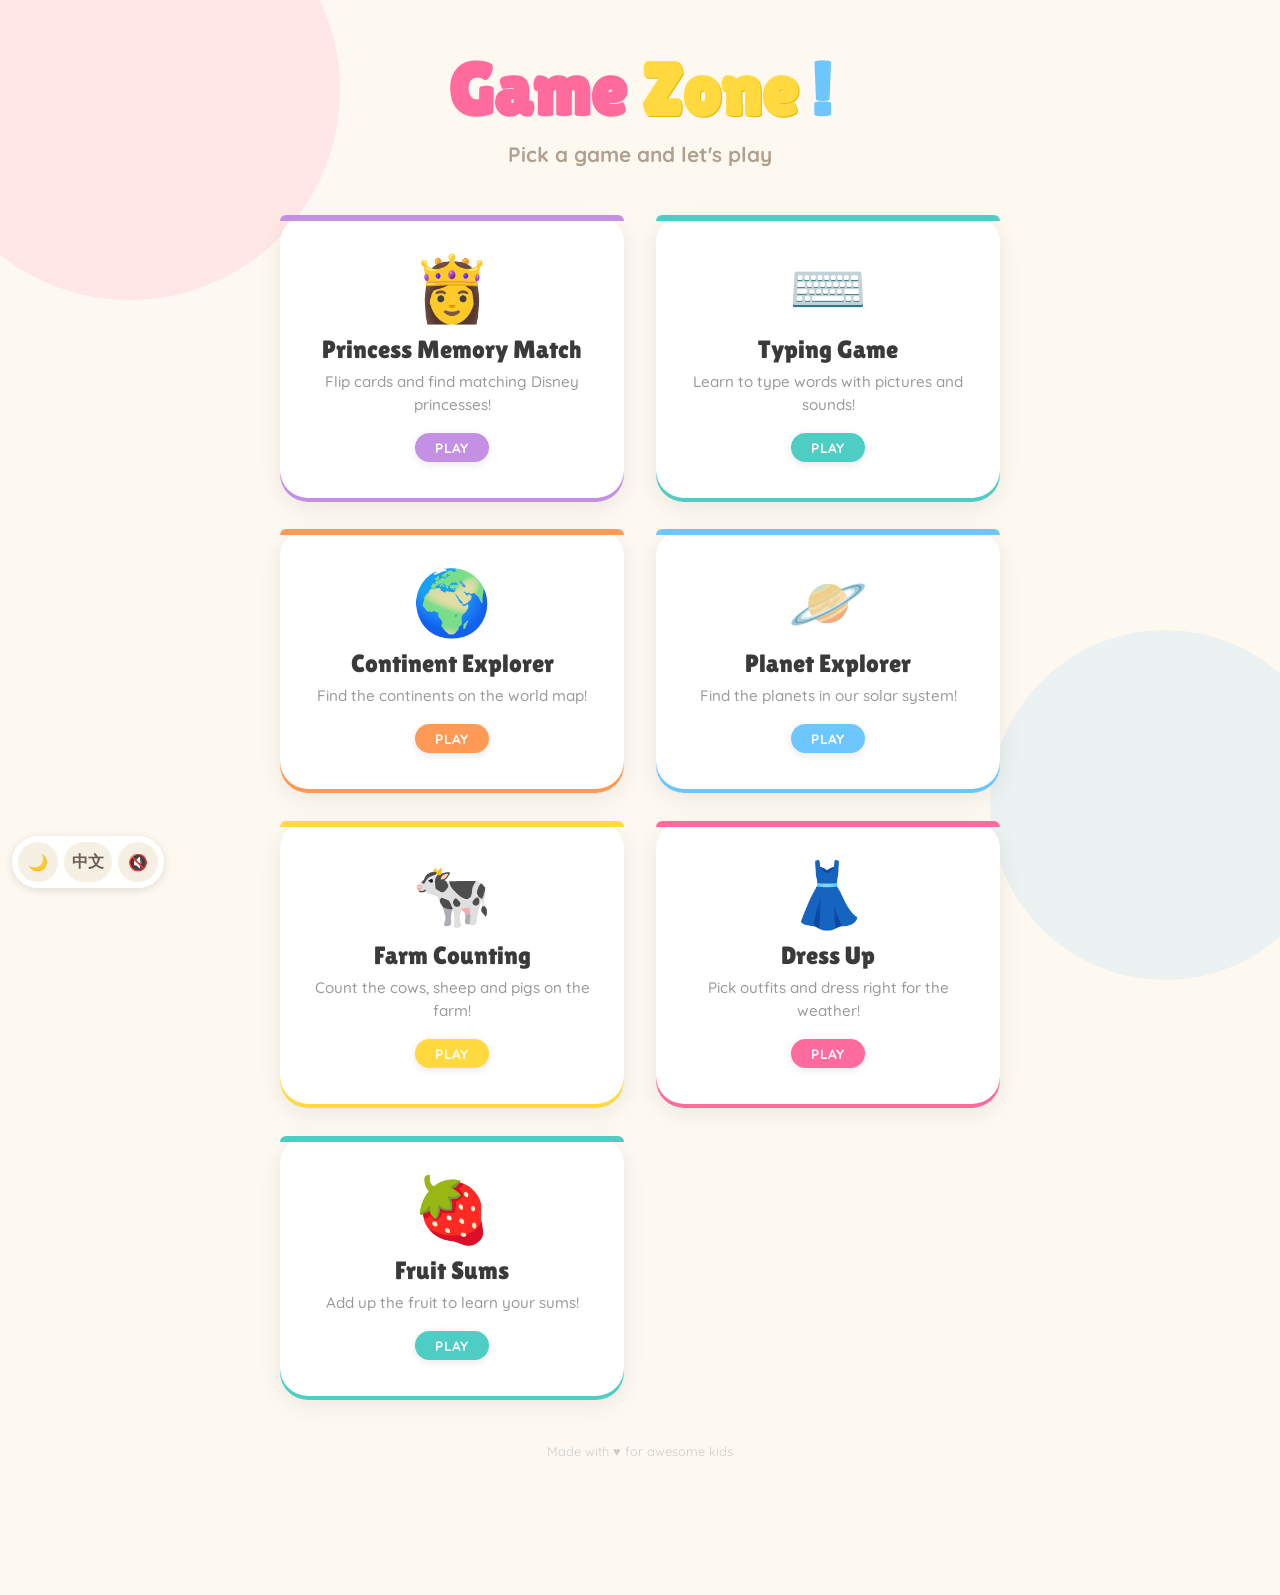
<file: index.html>
<!DOCTYPE html>
<html lang="en">
<head>
<meta charset="UTF-8">
<meta name="viewport" content="width=device-width, initial-scale=1.0">
<title>Game Zone!</title>
<style>
  @import url('https://fonts.googleapis.com/css2?family=Lilita+One&family=Quicksand:wght@500;700&display=swap');

  :root {
    --pop-pink: #ff6b9d;
    --sunny-yellow: #ffd93d;
    --sky-blue: #6ec6ff;
    --mint-green: #4ecdc4;
    --soft-purple: #c490e4;
    --warm-orange: #ff9a56;
    --card-radius: 28px;
  }

  * { margin: 0; padding: 0; box-sizing: border-box; }

  body {
    font-family: 'Quicksand', sans-serif;
    min-height: 100vh;
    overflow-x: hidden;
    background: #fef9f0;
    position: relative;
  }

  /* --- floating background shapes --- */
  body::before, body::after {
    content: '';
    position: fixed;
    border-radius: 50%;
    z-index: 0;
    opacity: .12;
    pointer-events: none;
  }
  body::before {
    width: 420px; height: 420px;
    background: var(--pop-pink);
    top: -120px; left: -80px;
    animation: blobFloat 14s ease-in-out infinite alternate;
  }
  body::after {
    width: 350px; height: 350px;
    background: var(--sky-blue);
    bottom: -80px; right: -60px;
    animation: blobFloat 11s ease-in-out infinite alternate-reverse;
  }

  @keyframes blobFloat {
    0%   { transform: translate(0, 0) scale(1); }
    100% { transform: translate(40px, 30px) scale(1.08); }
  }

  /* --- decorative dots --- */
  .dots {
    position: fixed;
    inset: 0;
    z-index: 0;
    pointer-events: none;
    overflow: hidden;
  }
  .dot {
    position: absolute;
    border-radius: 50%;
    opacity: .18;
    animation: drift linear infinite;
  }
  @keyframes drift {
    0%   { transform: translateY(0) rotate(0deg); }
    100% { transform: translateY(-110vh) rotate(360deg); }
  }

  /* --- main wrapper --- */
  .page {
    position: relative;
    z-index: 1;
    display: flex;
    flex-direction: column;
    align-items: center;
    padding: 48px 24px 64px;
    min-height: 100vh;
  }

  /* --- header --- */
  .title {
    font-family: 'Lilita One', cursive;
    font-size: clamp(2.6rem, 8vw, 4.6rem);
    text-align: center;
    line-height: 1.15;
    margin-bottom: 8px;
    animation: popIn .6s cubic-bezier(.17,.67,.29,1.3) both;
  }
  .title .word1 { color: var(--pop-pink); }
  .title .word2 { color: var(--sunny-yellow); text-shadow: 1px 1px 0 #e6b800; }
  .title .word3 { color: var(--sky-blue); }

  .subtitle {
    font-size: clamp(1rem, 3vw, 1.3rem);
    font-weight: 700;
    color: #b0a090;
    text-align: center;
    margin-bottom: 48px;
    animation: popIn .6s .15s cubic-bezier(.17,.67,.29,1.3) both;
  }

  @keyframes popIn {
    0%   { opacity: 0; transform: scale(.6) translateY(20px); }
    100% { opacity: 1; transform: scale(1) translateY(0); }
  }

  /* --- card grid --- */
  .games {
    display: grid;
    grid-template-columns: repeat(auto-fit, minmax(280px, 1fr));
    gap: 32px;
    width: 100%;
    max-width: 720px;
  }

  /* --- game card --- */
  .card {
    position: relative;
    background: #fff;
    border-radius: var(--card-radius);
    padding: 40px 32px 36px;
    text-decoration: none;
    color: inherit;
    display: flex;
    flex-direction: column;
    align-items: center;
    text-align: center;
    box-shadow:
      0 4px 0 var(--accent),
      0 8px 24px rgba(0,0,0,.08);
    transition: transform .25s cubic-bezier(.17,.67,.29,1.3), box-shadow .25s ease;
    animation: cardIn .5s cubic-bezier(.17,.67,.29,1.3) both;
    cursor: pointer;
    -webkit-tap-highlight-color: transparent;
  }
  .card:nth-child(1) { --accent: var(--soft-purple); animation-delay: .25s; }
  .card:nth-child(2) { --accent: var(--mint-green);   animation-delay: .38s; }
  .card:nth-child(3) { --accent: var(--warm-orange);  animation-delay: .51s; }
  .card:nth-child(4) { --accent: var(--sky-blue);     animation-delay: .64s; }
  .card:nth-child(5) { --accent: var(--sunny-yellow); animation-delay: .77s; }
  .card:nth-child(6) { --accent: var(--pop-pink);     animation-delay: .90s; }
  .card:nth-child(7) { --accent: var(--mint-green);   animation-delay: 1.03s; }

  @keyframes cardIn {
    0%   { opacity: 0; transform: translateY(40px) scale(.9); }
    100% { opacity: 1; transform: translateY(0) scale(1); }
  }

  .card:hover {
    transform: translateY(-6px) scale(1.03);
    box-shadow:
      0 8px 0 var(--accent),
      0 16px 40px rgba(0,0,0,.12);
  }
  .card:active {
    transform: translateY(-2px) scale(.98);
    box-shadow:
      0 2px 0 var(--accent),
      0 4px 12px rgba(0,0,0,.10);
  }

  /* accent stripe at top */
  .card::before {
    content: '';
    position: absolute;
    top: 0; left: 0; right: 0;
    height: 6px;
    background: var(--accent);
    border-radius: var(--card-radius) var(--card-radius) 0 0;
  }

  .card-icon {
    font-size: 64px;
    line-height: 1;
    margin-bottom: 16px;
    animation: wiggle 2.5s ease-in-out infinite;
    animation-delay: inherit;
  }
  .card:nth-child(2) .card-icon { animation-delay: .4s; }

  @keyframes wiggle {
    0%, 100% { transform: rotate(0deg); }
    20%      { transform: rotate(-8deg); }
    40%      { transform: rotate(8deg); }
    60%      { transform: rotate(-4deg); }
    80%      { transform: rotate(4deg); }
  }

  .card-title {
    font-family: 'Lilita One', cursive;
    font-size: 1.55rem;
    color: #3a3a3a;
    margin-bottom: 8px;
  }

  .card-desc {
    font-size: .95rem;
    font-weight: 500;
    color: #999;
    line-height: 1.5;
  }

  .card-badge {
    display: inline-block;
    margin-top: 16px;
    padding: 6px 20px;
    border-radius: 40px;
    background: var(--accent);
    color: #fff;
    font-weight: 700;
    font-size: .85rem;
    letter-spacing: .03em;
    text-transform: uppercase;
    box-shadow: 0 2px 8px rgba(0,0,0,.1);
  }

  /* --- footer --- */
  .footer {
    margin-top: auto;
    padding-top: 48px;
    font-size: .8rem;
    color: #ccc;
    animation: popIn .6s .55s both;
  }

  /* --- responsive --- */
  @media (max-width: 600px) {
    .page { padding: 32px 16px 48px; }
    .games { gap: 24px; }
    .card { padding: 32px 24px 28px; }
    .card-icon { font-size: 52px; }
  }
</style>
<script src="shared/kg.js"></script>
<link rel="stylesheet" href="shared/kg.css">
</head>
<body>

<!-- floating dots -->
<div class="dots" id="dots"></div>

<div class="page">
  <h1 class="title">
    <span class="word1" data-t="w1">Game</span>
    <span class="word2" data-t="w2">Zone</span>
    <span class="word3">!</span>
  </h1>
  <p class="subtitle" data-t="subtitle">Pick a game and let's play</p>

  <div class="games">
    <a class="card" href="memory-game/index.html">
      <div class="card-icon">👸</div>
      <div class="card-title" data-t="memory">Princess Memory Match</div>
      <p class="card-desc" data-t="d0">Flip cards and find matching Disney princesses!</p>
      <span class="card-badge" data-t="play">Play</span>
    </a>
    <a class="card" href="typing-game/index.html">
      <div class="card-icon">⌨️</div>
      <div class="card-title" data-t="typing">Typing Game</div>
      <p class="card-desc" data-t="d1">Learn to type words with pictures and sounds!</p>
      <span class="card-badge" data-t="play">Play</span>
    </a>
    <a class="card" href="continents-game/index.html">
      <div class="card-icon">🌍</div>
      <div class="card-title" data-t="continents">Continent Explorer</div>
      <p class="card-desc" data-t="d2">Find the continents on the world map!</p>
      <span class="card-badge" data-t="play">Play</span>
    </a>
    <a class="card" href="planets-game/index.html">
      <div class="card-icon">🪐</div>
      <div class="card-title" data-t="planets">Planet Explorer</div>
      <p class="card-desc" data-t="d3">Find the planets in our solar system!</p>
      <span class="card-badge" data-t="play">Play</span>
    </a>
    <a class="card" href="farm-game/index.html">
      <div class="card-icon">🐄</div>
      <div class="card-title" data-t="farm">Farm Counting</div>
      <p class="card-desc" data-t="d4">Count the cows, sheep and pigs on the farm!</p>
      <span class="card-badge" data-t="play">Play</span>
    </a>
    <a class="card" href="dress-up-game/index.html">
      <div class="card-icon">👗</div>
      <div class="card-title" data-t="dress">Dress Up</div>
      <p class="card-desc" data-t="d5">Pick outfits and dress right for the weather!</p>
      <span class="card-badge" data-t="play">Play</span>
    </a>
    <a class="card" href="fruit-sums-game/index.html">
      <div class="card-icon">🍓</div>
      <div class="card-title" data-t="fruit">Fruit Sums</div>
      <p class="card-desc" data-t="d6">Add up the fruit to learn your sums!</p>
      <span class="card-badge" data-t="play">Play</span>
    </a>
  </div>

  <div class="footer" data-t="footer">Made with ♥ for awesome kids</div>
</div>

<script>
  const M = KG.M;
  KG.fill({
    w1: M('Game', '游戏[yóu xì|game]'),
    w2: M('Zone', '乐园[lè yuán|zone]'),
    subtitle: M("Pick a game and let's play", '选[xuǎn|pick] 一个[yí gè|a] 游戏[yóu xì|game]，一起[yì qǐ|together] 玩[wán|play] 吧[ba|let\'s]！'),
    footer: M('Made with ♥ for awesome kids', '为[wèi|for] 最棒的[zuì bàng de|the most awesome] 孩子们[hái zi men|kids] 用心[yòng xīn|with love] 制作[zhì zuò|made] ♥'),
    play: M('Play', '开始[kāi shǐ|play]'),
    memory: M('Princess Memory Match', '公主[gōng zhǔ|princess] 记忆[jì yì|memory] 配对[pèi duì|match]'),
    typing: M('Typing Game', '打字[dǎ zì|typing] 游戏[yóu xì|game]'),
    continents: M('Continent Explorer', '大洲[dà zhōu|continent] 探险家[tàn xiǎn jiā|explorer]'),
    planets: M('Planet Explorer', '行星[xíng xīng|planet] 探险家[tàn xiǎn jiā|explorer]'),
    farm: M('Farm Counting', '农场[nóng chǎng|farm] 数数[shǔ shù|counting]'),
    dress: M('Dress Up', '换[huàn|change] 衣服[yī fu|clothes]'),
    fruit: M('Fruit Sums', '水果[shuǐ guǒ|fruit] 加法[jiā fǎ|addition]'),
    d0: M('Flip cards and find matching Disney princesses!', '翻[fān|flip] 卡片[kǎ piàn|cards]，找[zhǎo|find] 一样的[yí yàng de|matching] 迪士尼[dí shì ní|Disney] 公主[gōng zhǔ|princesses]！'),
    d1: M('Learn to type words with pictures and sounds!', '看[kàn|look at] 图片[tú piàn|pictures]，学[xué|learn] 打[dǎ|to type] 英文[yīng wén|English] 单词[dān cí|words]！'),
    d2: M('Find the continents on the world map!', '在[zài|on] 世界[shì jiè|world] 地图[dì tú|map] 上[shang|on] 找[zhǎo|find] 大洲[dà zhōu|continents]！'),
    d3: M('Find the planets in our solar system!', '找一找[zhǎo yi zhǎo|look for] 太阳系[tài yáng xì|solar system] 里[lǐ|in] 的[de|the] 行星[xíng xīng|planets]！'),
    d4: M('Count the cows, sheep and pigs on the farm!', '数一数[shǔ yi shǔ|count] 农场[nóng chǎng|farm] 上的[shang de|on the] 牛[niú|cows]、羊[yáng|sheep] 和[hé|and] 猪[zhū|pigs]！'),
    d5: M('Pick outfits and dress right for the weather!', '挑选[tiāo xuǎn|pick] 衣服[yī fu|outfits]，根据[gēn jù|according to] 天气[tiān qì|weather] 穿衣[chuān yī|get dressed]！'),
    d6: M('Add up the fruit to learn your sums!', '把[bǎ|(take)] 水果[shuǐ guǒ|fruit] 加起来[jiā qǐ lái|add up]，学[xué|learn] 加法[jiā fǎ|addition]！'),
  });

  // generate gentle floating dots
  const palette = ['#ff6b9d','#ffd93d','#6ec6ff','#4ecdc4','#c490e4','#ff9a56'];
  const container = document.getElementById('dots');
  for (let i = 0; i < 18; i++) {
    const d = document.createElement('div');
    d.className = 'dot';
    const size = 8 + Math.random() * 18;
    d.style.cssText = `
      width:${size}px; height:${size}px;
      left:${Math.random()*100}%;
      top:${100 + Math.random()*20}%;
      background:${palette[i % palette.length]};
      animation-duration:${10 + Math.random()*14}s;
      animation-delay:${-Math.random()*14}s;
    `;
    container.appendChild(d);
  }
</script>
</body>
</html>
</file>
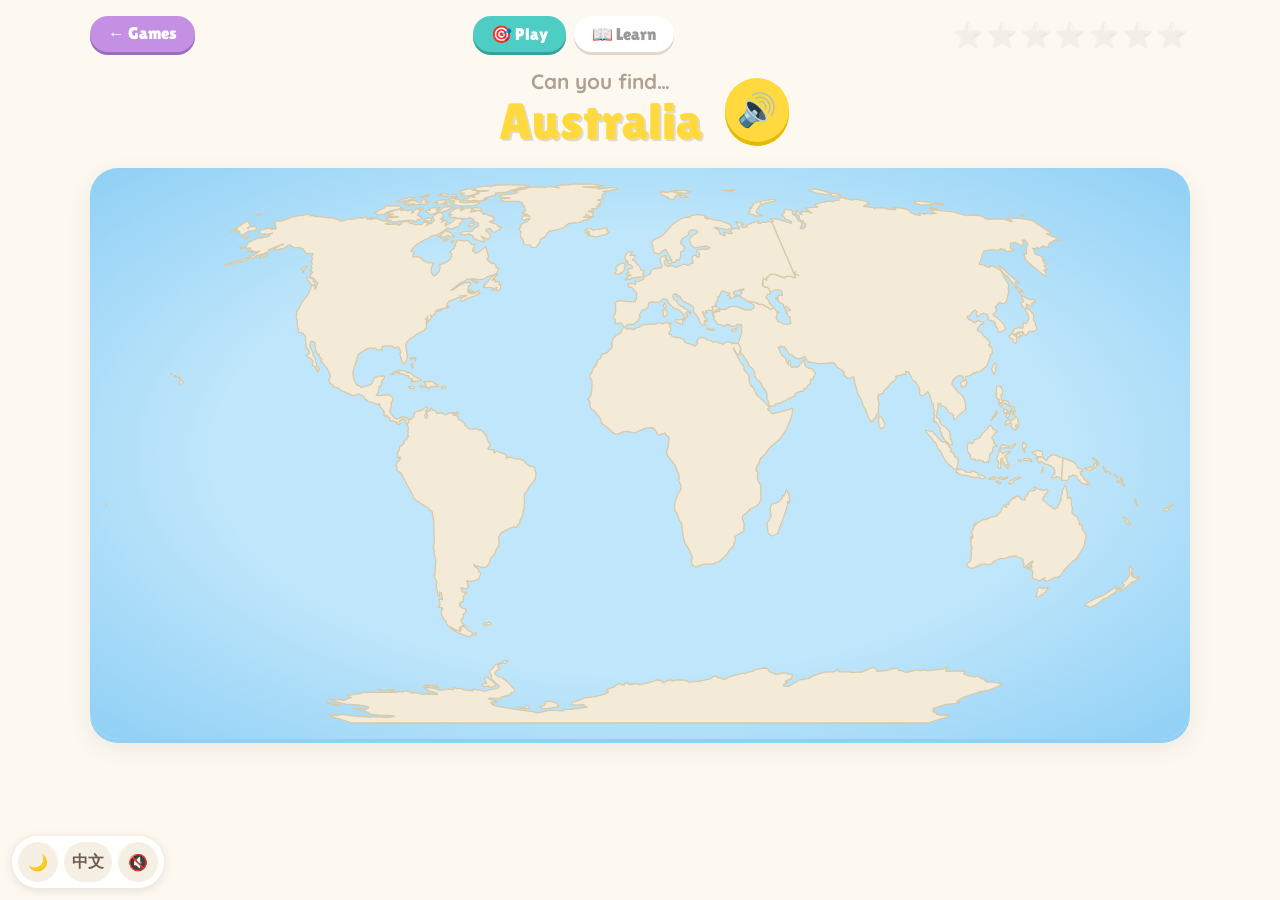
<file: continents-game/index.html>
<!DOCTYPE html>
<html lang="en">
<head>
<meta charset="UTF-8">
<meta name="viewport" content="width=device-width, initial-scale=1.0">
<title>Continent Explorer</title>
<style>
  @import url('https://fonts.googleapis.com/css2?family=Lilita+One&family=Quicksand:wght@500;700&display=swap');

  :root {
    --ocean: #bfe6fb;
    --ocean-deep: #8fd0f5;
    --land: #f3ead8;
    --land-edge: #d8c9a8;
    --ink: #3a3a3a;
  }

  * { margin: 0; padding: 0; box-sizing: border-box; }

  body {
    font-family: 'Quicksand', sans-serif;
    min-height: 100vh;
    background: #fef9f0;
    color: var(--ink);
    display: flex;
    flex-direction: column;
    align-items: center;
    padding: 16px 16px 32px;
    -webkit-tap-highlight-color: transparent;
    user-select: none;
  }

  /* --- top bar --- */
  .topbar {
    width: 100%;
    max-width: 1100px;
    display: flex;
    align-items: center;
    justify-content: space-between;
    gap: 12px;
    margin-bottom: 12px;
  }
  .home {
    font-family: 'Lilita One', cursive;
    text-decoration: none;
    color: #fff;
    background: #c490e4;
    padding: 8px 18px;
    border-radius: 40px;
    box-shadow: 0 3px 0 #9b6bbd;
    font-size: 1.05rem;
  }
  .modes { display: flex; gap: 8px; }
  .mode-btn {
    font-family: 'Lilita One', cursive;
    font-size: 1.05rem;
    border: none;
    padding: 8px 18px;
    border-radius: 40px;
    background: #fff;
    color: #999;
    box-shadow: 0 3px 0 #e2d8c8;
    cursor: pointer;
  }
  .mode-btn.active { background: #4ecdc4; color: #fff; box-shadow: 0 3px 0 #33a39b; }

  .stars {
    font-size: 1.6rem;
    letter-spacing: 2px;
    min-width: 7.5em;
    text-align: right;
  }
  .stars .empty { filter: grayscale(1); opacity: .25; }

  /* --- prompt --- */
  .prompt {
    display: flex;
    align-items: center;
    gap: 16px;
    min-height: 92px;
    margin-bottom: 12px;
  }
  .prompt-text {
    font-family: 'Lilita One', cursive;
    font-size: clamp(1.8rem, 5vw, 3.2rem);
    text-align: center;
    line-height: 1.1;
  }
  .prompt-text .small {
    display: block;
    font-family: 'Quicksand', sans-serif;
    font-weight: 700;
    font-size: clamp(1rem, 2.4vw, 1.3rem);
    color: #b0a090;
  }
  .target-word { display: inline-block; padding: 0 .15em; }
  .target-word.pop { animation: popIn .5s cubic-bezier(.17,.67,.29,1.3) both; }

  .speak-btn {
    font-size: 2rem;
    width: 64px; height: 64px;
    flex: none;
    border-radius: 50%;
    border: none;
    background: #ffd93d;
    box-shadow: 0 4px 0 #e6b800;
    cursor: pointer;
  }
  .speak-btn:active { transform: translateY(3px); box-shadow: 0 1px 0 #e6b800; }

  @keyframes popIn {
    0%   { opacity: 0; transform: scale(.5); }
    100% { opacity: 1; transform: scale(1); }
  }

  /* --- map --- */
  .map-wrap {
    position: relative;
    width: 100%;
    max-width: 1100px;
    border-radius: 28px;
    overflow: hidden;
    background: radial-gradient(ellipse at center, var(--ocean) 55%, var(--ocean-deep) 100%);
    box-shadow: 0 4px 0 #8fd0f5, 0 8px 24px rgba(0,0,0,.08);
  }
  svg { display: block; width: 100%; height: auto; }

  .continent {
    fill: var(--land);
    stroke: var(--land-edge);
    stroke-width: 1.2;
    stroke-linejoin: round;
    cursor: pointer;
    transition: fill .25s ease, transform .25s cubic-bezier(.17,.67,.29,1.3);
    transform-box: fill-box;
    transform-origin: center;
  }
  @media (hover: hover) {
    .continent:hover { fill: #fff7e0; stroke: #c4b089; }
  }
  .continent.found { fill: var(--c); stroke: rgba(0,0,0,.18); }
  .continent.found:hover { fill: var(--c); }
  .continent.flash { fill: var(--c); }
  .continent.wrong { animation: shake .45s ease; }
  .continent.hint  { animation: pulse 1s ease-in-out infinite; }
  .continent.bounce { animation: bounce .5s cubic-bezier(.17,.67,.29,1.3); }

  @keyframes shake {
    0%, 100% { transform: translateX(0); }
    20% { transform: translateX(-8px); }
    40% { transform: translateX(8px); }
    60% { transform: translateX(-5px); }
    80% { transform: translateX(5px); }
  }
  @keyframes pulse {
    0%, 100% { fill: var(--land); }
    50% { fill: var(--c); }
  }
  @keyframes bounce {
    0% { transform: scale(1); }
    50% { transform: scale(1.08); }
    100% { transform: scale(1); }
  }

  .label {
    font-family: 'Lilita One', cursive;
    font-size: 26px;
    fill: #fff;
    stroke: rgba(0,0,0,.45);
    stroke-width: 5px;
    paint-order: stroke;
    text-anchor: middle;
    dominant-baseline: middle;
    pointer-events: none;
    opacity: 0;
    transition: opacity .3s ease;
  }
  .label.show { opacity: 1; }
  .label .py { font-family: 'Quicksand', sans-serif; font-size: 15px; stroke-width: 4px; }

  /* --- speech bubble for wrong taps --- */
  .bubble {
    position: absolute;
    transform: translate(-50%, -120%);
    background: #fff;
    border-radius: 20px;
    padding: 8px 16px;
    font-family: 'Lilita One', cursive;
    font-size: clamp(1rem, 2.4vw, 1.5rem);
    box-shadow: 0 4px 14px rgba(0,0,0,.15);
    pointer-events: none;
    white-space: nowrap;
    animation: popIn .3s cubic-bezier(.17,.67,.29,1.3) both;
  }
  .bubble::after {
    content: '';
    position: absolute;
    left: 50%; bottom: -10px;
    transform: translateX(-50%);
    border: 10px solid transparent;
    border-bottom: none;
    border-top-color: #fff;
  }

  /* --- celebration --- */
  .confetti {
    position: fixed;
    top: -20px;
    width: 12px; height: 12px;
    border-radius: 3px;
    pointer-events: none;
    z-index: 10;
    animation: fall linear forwards;
  }
  @keyframes fall {
    to { transform: translateY(110vh) rotate(720deg); }
  }

  .overlay {
    position: fixed;
    inset: 0;
    background: rgba(254, 249, 240, .85);
    display: none;
    align-items: center;
    justify-content: center;
    z-index: 5;
  }
  .overlay.show { display: flex; }
  .win-card {
    background: #fff;
    border-radius: 28px;
    padding: 40px 48px;
    text-align: center;
    box-shadow: 0 6px 0 #ffd93d, 0 12px 40px rgba(0,0,0,.12);
    animation: popIn .5s cubic-bezier(.17,.67,.29,1.3) both;
  }
  .win-card .big { font-size: 5rem; line-height: 1; }
  .win-card h2 {
    font-family: 'Lilita One', cursive;
    font-size: 2.4rem;
    margin: 12px 0 8px;
    color: #ff6b9d;
  }
  .win-card p { font-weight: 700; color: #999; margin-bottom: 24px; font-size: 1.15rem; }
  .win-buttons { display: flex; gap: 12px; justify-content: center; flex-wrap: wrap; }
  .play-again, .win-home {
    font-family: 'Lilita One', cursive;
    font-size: 1.4rem;
    border: none;
    padding: 12px 32px;
    border-radius: 40px;
    color: #fff;
    cursor: pointer;
    text-decoration: none;
  }
  .play-again { background: #4ecdc4; box-shadow: 0 4px 0 #33a39b; }
  .win-home { background: #c490e4; box-shadow: 0 4px 0 #9b6bbd; }

  @media (max-width: 600px) {
    .stars { font-size: 1.1rem; min-width: 0; }
    .home, .mode-btn { font-size: .9rem; padding: 6px 12px; }
    .speak-btn { width: 52px; height: 52px; font-size: 1.6rem; }
  }
</style>
<script src="../shared/kg.js"></script>
<link rel="stylesheet" href="../shared/kg.css">
</head>
<body>

<div class="topbar">
  <a class="home" href="../index.html" data-t="games">← Games</a>
  <div class="modes">
    <button class="mode-btn active" data-mode="play" data-t="play">🎯 Play</button>
    <button class="mode-btn" data-mode="learn" data-t="learn">📖 Learn</button>
  </div>
  <div class="stars" id="stars"></div>
</div>

<div class="prompt">
  <div class="prompt-text" id="promptText"></div>
  <button class="speak-btn" id="speakBtn" title="Say it again">🔊</button>
</div>

<div class="map-wrap" id="mapWrap">
  <svg id="map" xmlns="http://www.w3.org/2000/svg"></svg>
</div>

<div class="overlay" id="overlay">
  <div class="win-card">
    <div class="big">🌍🏆</div>
    <h2 data-t="foundAll">You found them all!</h2>
    <p id="winMsg"></p>
    <div class="win-buttons">
      <button class="play-again" id="playAgain" data-t="playAgain">Play again</button>
      <a class="win-home" href="../index.html" data-t="games">← Games</a>
    </div>
  </div>
</div>

<script src="continents.js"></script>
<script>
const { M, t: T } = KG;
const TXT = {
  ...KG.common,
  foundAll: M('You found them all!', '你[nǐ|you] 全部[quán bù|all] 找到了[zhǎo dào le|found]！'),
  find: name => M(`Can you find ${name.en}?`, `你[nǐ|you] 能[néng|can] 找到[zhǎo dào|find] ${name.zh} 吗[ma|(question)]？`),
  praiseThats: (p, name) => M(`${p.en} That's ${name.en}!`, `${p.zh} 这是[zhè shì|this is] ${name.zh}！`),
  wrong: name => M(`That's ${name.en}. Try again!`, `这是[zhè shì|this is] ${name.zh}。再[zài|again] 试[shì|try] 一次[yí cì|one time]！`),
  perfect: M('All 7 continents with no mistakes! WOW!', '七个[qī gè|seven] 大洲[dà zhōu|continents]，一个[yí gè|a single] 错[cuò|mistake] 都[dōu|even] 没有[méi yǒu|none]！哇[wa|wow]！'),
  allFound: M('All 7 continents! You are a world explorer!', '七个[qī gè|seven] 大洲[dà zhōu|continents] 全[quán|all] 找到了[zhǎo dào le|found]！你[nǐ|you] 是[shì|are] 世界[shì jiè|world] 探险家[tàn xiǎn jiā|explorer]！'),
  explorer: M('World Explorer!', '世界[shì jiè|world] 探险家[tàn xiǎn jiā|explorer]！'),
  winSay: M('You found all seven continents! You are a world explorer!', '你[nǐ|you] 找到了[zhǎo dào le|found] 七个[qī gè|seven] 大洲[dà zhōu|continents]！你[nǐ|you] 是[shì|are] 世界[shì jiè|world] 探险家[tàn xiǎn jiā|explorer]！'),
  tapSmall: M('Tap a continent', '点[diǎn|tap] 一个[yí gè|a] 大洲[dà zhōu|continent]'),
  tapBig: M('to hear its name!', '听[tīng|hear] 它的[tā de|its] 名字[míng zi|name]！'),
  tapSay: M('Tap a continent to hear its name!', '点[diǎn|tap] 一个[yí gè|a] 大洲[dà zhōu|continent]，听[tīng|hear] 它的[tā de|its] 名字[míng zi|name]！'),
};
KG.fill(TXT);

const CONTINENTS = [
  { id: 'africa',        name: M('Africa',        '非洲[fēi zhōu|Africa]'),               color: '#ff9a56' },
  { id: 'antarctica',    name: M('Antarctica',    '南极洲[nán jí zhōu|Antarctica]'),      color: '#9fb8d6' },
  { id: 'asia',          name: M('Asia',          '亚洲[yà zhōu|Asia]'),                  color: '#ff6b9d' },
  { id: 'australia',     name: M('Australia',     '澳洲[ào zhōu|Australia]'),             color: '#ffd93d' },
  { id: 'europe',        name: M('Europe',        '欧洲[ōu zhōu|Europe]'),                color: '#c490e4' },
  { id: 'north-america', name: M('North America', '北美洲[běi měi zhōu|North America]'),  color: '#4ecdc4' },
  { id: 'south-america', name: M('South America', '南美洲[nán měi zhōu|South America]'),  color: '#7bd35a' },
];
const byId = Object.fromEntries(CONTINENTS.map(c => [c.id, c]));

// label tweaks where the auto-placed point isn't where a kid expects the name
const LABEL_OVERRIDES = { europe: [522, 92], antarctica: [500, 482], asia: [735, 120] };

const PRAISE = KG.common.praise;

/* ---- build the map ---- */
const svg = document.getElementById('map');
const NS = 'http://www.w3.org/2000/svg';
const { width, height, paths, labels } = window.CONTINENT_MAP;
svg.setAttribute('viewBox', `-15 -15 ${width + 30} ${height + 30}`);

const shapes = {}, labelEls = {};
for (const c of CONTINENTS) {
  const p = document.createElementNS(NS, 'path');
  p.setAttribute('d', paths[c.id]);
  p.setAttribute('class', 'continent');
  p.style.setProperty('--c', c.color);
  p.dataset.id = c.id;
  p.addEventListener('click', onTap);
  svg.appendChild(p);
  shapes[c.id] = p;
}
// labels go on top of every shape
for (const c of CONTINENTS) {
  const [x, y] = LABEL_OVERRIDES[c.id] || labels[c.id];
  const t = document.createElementNS(NS, 'text');
  t.setAttribute('x', x);
  t.setAttribute('y', y);
  t.setAttribute('class', 'label');
  const { text, pinyin } = KG.parts(c.name);
  // Chinese labels get a small pinyin line above the characters
  t.innerHTML = pinyin
    ? `<tspan x="${x}" dy="-.75em" class="py">${pinyin}</tspan><tspan x="${x}" dy="1.15em">${text}</tspan>`
    : text;
  svg.appendChild(t);
  labelEls[c.id] = t;
}

/* ---- sound + speech ---- */
let audioCtx;
function tone(freq, start, dur, type = 'sine', vol = .18) {
  audioCtx ||= new (window.AudioContext || window.webkitAudioContext)();
  const t0 = audioCtx.currentTime + start;
  const o = audioCtx.createOscillator(), g = audioCtx.createGain();
  o.type = type;
  o.frequency.value = freq;
  g.gain.setValueAtTime(vol, t0);
  g.gain.exponentialRampToValueAtTime(.001, t0 + dur);
  o.connect(g).connect(audioCtx.destination);
  o.start(t0);
  o.stop(t0 + dur);
}
const sounds = {
  right() { [523, 659, 784].forEach((f, i) => tone(f, i * .09, .25)); },
  wrong() { tone(220, 0, .25, 'triangle', .15); tone(185, .12, .3, 'triangle', .15); },
  win()   { [523, 587, 659, 784, 880, 1047].forEach((f, i) => tone(f, i * .1, .3)); },
};

const say = (msg, opts) => KG.say(msg, opts); // only talks when talking is switched on (or forced)

/* ---- game state ---- */
const promptText = document.getElementById('promptText');
const starsEl = document.getElementById('stars');
let mode = 'play';
let queue = [], target = null, found = new Set(), misses = 0, totalMisses = 0, busy = false;
let round = 0; // bumped on every restart/mode change so stale timers do nothing

function shuffle(a) {
  for (let i = a.length - 1; i > 0; i--) {
    const j = Math.floor(Math.random() * (i + 1));
    [a[i], a[j]] = [a[j], a[i]];
  }
  return a;
}

function resetMap() {
  for (const id in shapes) {
    shapes[id].classList.remove('found', 'hint', 'flash', 'wrong', 'bounce');
    labelEls[id].classList.remove('show');
  }
  document.querySelectorAll('.bubble').forEach(b => b.remove());
}

function renderStars() {
  if (mode !== 'play') { starsEl.innerHTML = ''; return; }
  starsEl.innerHTML = CONTINENTS.map((_, i) =>
    `<span class="${i < found.size ? '' : 'empty'}">⭐</span>`).join('');
}

function startGame() {
  round++;
  resetMap();
  found = new Set();
  totalMisses = 0;
  queue = shuffle(CONTINENTS.map(c => c.id));
  renderStars();
  nextTarget();
}

function nextTarget() {
  misses = 0;
  busy = false;
  target = queue.shift();
  if (!target) return win();
  const name = byId[target].name;
  promptText.innerHTML = `<span class="small">${T(TXT.canYouFind)}</span>` +
    `<span class="target-word pop" style="color:${byId[target].color};text-shadow:2px 2px 0 rgba(0,0,0,.12)">${T(name)}</span>`;
  say(TXT.find(name));
}

function onTap(e) {
  const id = e.currentTarget.dataset.id;
  if (mode === 'learn') return learnTap(id, e);
  if (busy || found.has(id)) {
    if (found.has(id)) say(byId[id].name);
    return;
  }

  if (id === target) {
    busy = true;
    found.add(id);
    const s = shapes[id];
    s.classList.remove('hint');
    s.classList.add('found', 'bounce');
    labelEls[id].classList.add('show');
    sounds.right();
    const praise = PRAISE[Math.floor(Math.random() * PRAISE.length)];
    promptText.innerHTML = `<span class="target-word pop" style="color:${byId[id].color};text-shadow:2px 2px 0 rgba(0,0,0,.12)">${T(praise)}</span>`;
    say(TXT.praiseThats(praise, byId[id].name));
    renderStars();
    confetti(18);
    const r = round;
    setTimeout(() => { s.classList.remove('bounce'); if (r === round) nextTarget(); }, 2200);
  } else {
    misses++;
    totalMisses++;
    sounds.wrong();
    const s = shapes[id];
    s.classList.remove('wrong');
    void s.getBoundingClientRect(); // force reflow so the shake restarts
    s.classList.add('wrong');
    showBubble(TXT.thatsA(byId[id].name), e);
    say(TXT.wrong(byId[id].name));
    if (misses >= 2) shapes[target].classList.add('hint');
  }
}

function learnTap(id, e) {
  const s = shapes[id];
  for (const k in shapes) { shapes[k].classList.remove('flash'); labelEls[k].classList.remove('show'); }
  s.classList.add('flash', 'bounce');
  labelEls[id].classList.add('show');
  setTimeout(() => s.classList.remove('bounce'), 500);
  const name = byId[id].name;
  promptText.innerHTML = `<span class="target-word pop" style="color:${byId[id].color};text-shadow:2px 2px 0 rgba(0,0,0,.12)">${T(name)}</span>`;
  say(name);
  sounds.right();
}

function showBubble(text, e) {
  document.querySelectorAll('.bubble').forEach(b => b.remove());
  const wrap = document.getElementById('mapWrap');
  const r = wrap.getBoundingClientRect();
  const b = document.createElement('div');
  b.className = 'bubble';
  b.innerHTML = T(text);
  b.style.left = Math.min(Math.max(e.clientX - r.left, 90), r.width - 90) + 'px';
  b.style.top = Math.max(e.clientY - r.top, 60) + 'px';
  wrap.appendChild(b);
  setTimeout(() => b.remove(), 1600);
}

function confetti(n) {
  for (let i = 0; i < n; i++) {
    const c = document.createElement('div');
    c.className = 'confetti';
    c.style.left = Math.random() * 100 + 'vw';
    c.style.background = CONTINENTS[i % CONTINENTS.length].color;
    c.style.animationDuration = 1.6 + Math.random() * 1.6 + 's';
    c.style.animationDelay = Math.random() * .4 + 's';
    document.body.appendChild(c);
    setTimeout(() => c.remove(), 4000);
  }
}

function win() {
  target = null;
  sounds.win();
  confetti(80);
  document.getElementById('winMsg').innerHTML = T(totalMisses === 0 ? TXT.perfect : TXT.allFound);
  promptText.innerHTML = `<span class="target-word pop" style="color:#ff6b9d">${T(TXT.explorer)}</span>`;
  setTimeout(() => document.getElementById('overlay').classList.add('show'), 900);
  say(TXT.winSay);
}

function setMode(m) {
  mode = m;
  document.querySelectorAll('.mode-btn').forEach(b => b.classList.toggle('active', b.dataset.mode === m));
  if (m === 'learn') {
    round++;
    resetMap();
    busy = false;
    target = null;
    renderStars();
    promptText.innerHTML = `<span class="small">${T(TXT.tapSmall)}</span>${T(TXT.tapBig)}`;
    say(TXT.tapSay);
  } else {
    startGame();
  }
}

document.querySelectorAll('.mode-btn').forEach(b => b.addEventListener('click', () => setMode(b.dataset.mode)));
document.getElementById('speakBtn').addEventListener('click', () => {
  // the speaker button always talks, even when automatic talking is off
  if (mode === 'play' && target) say(TXT.find(byId[target].name), { force: true });
  else if (mode === 'learn') say(TXT.tapSay, { force: true });
});
document.getElementById('playAgain').addEventListener('click', () => {
  document.getElementById('overlay').classList.remove('show');
  startGame();
});

startGame();
</script>
</body>
</html>
</file>
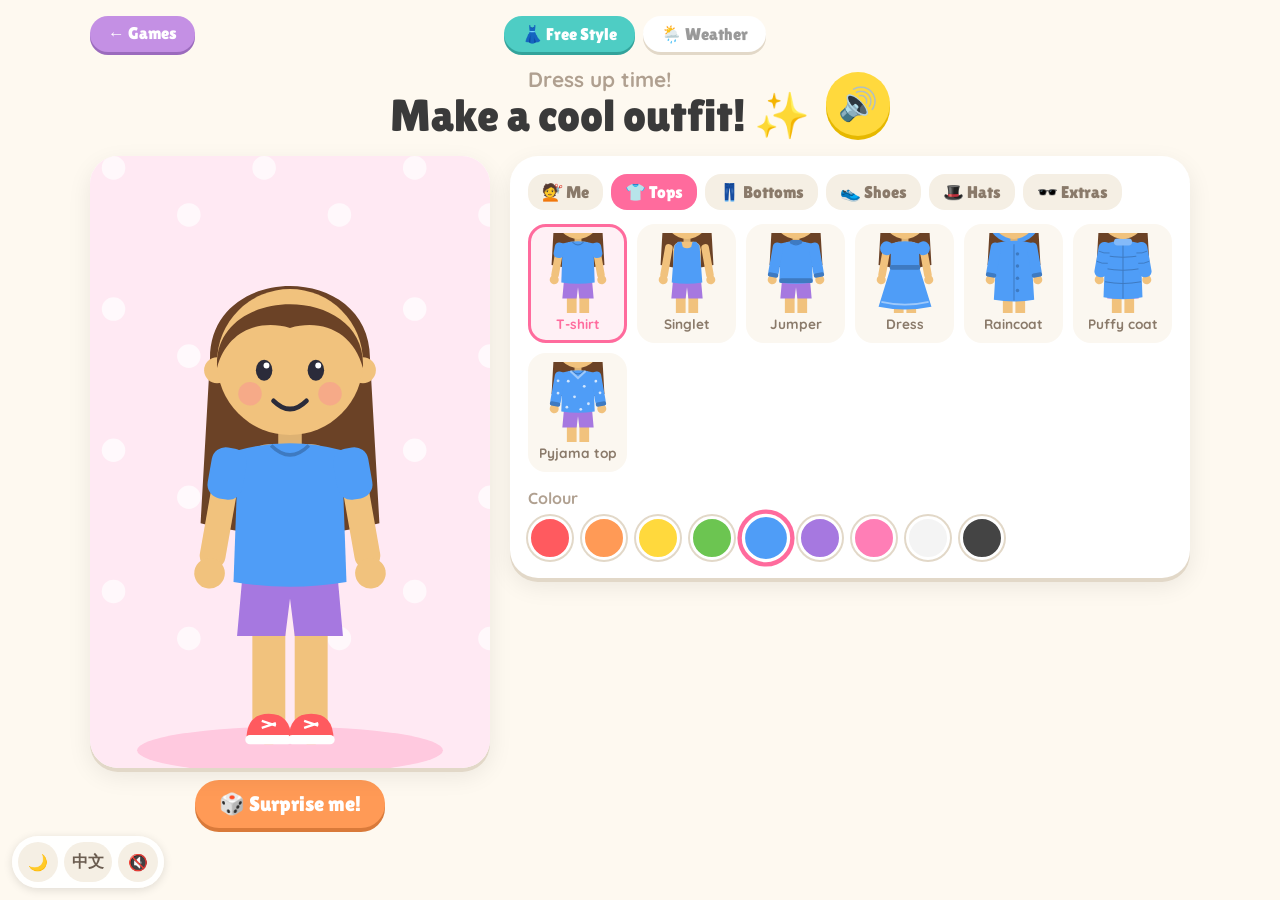
<file: dress-up-game/index.html>
<!DOCTYPE html>
<html lang="en">
<head>
<meta charset="UTF-8">
<meta name="viewport" content="width=device-width, initial-scale=1.0">
<title>Dress Up</title>
<style>
  @import url('https://fonts.googleapis.com/css2?family=Lilita+One&family=Quicksand:wght@500;700&display=swap');

  :root { --ink: #3a3a3a; }

  * { margin: 0; padding: 0; box-sizing: border-box; }

  body {
    font-family: 'Quicksand', sans-serif;
    min-height: 100vh;
    background: #fef9f0;
    color: var(--ink);
    display: flex;
    flex-direction: column;
    align-items: center;
    padding: 16px 16px 32px;
    -webkit-tap-highlight-color: transparent;
    user-select: none;
  }

  /* --- top bar --- */
  .topbar {
    width: 100%;
    max-width: 1100px;
    display: flex;
    align-items: center;
    justify-content: space-between;
    gap: 12px;
    margin-bottom: 12px;
  }
  .home {
    font-family: 'Lilita One', cursive;
    text-decoration: none;
    color: #fff;
    background: #c490e4;
    padding: 8px 18px;
    border-radius: 40px;
    box-shadow: 0 3px 0 #9b6bbd;
    font-size: 1.05rem;
    white-space: nowrap;
  }
  .modes { display: flex; gap: 8px; }
  .mode-btn {
    font-family: 'Lilita One', cursive;
    font-size: 1.05rem;
    border: none;
    padding: 8px 18px;
    border-radius: 40px;
    background: #fff;
    color: #999;
    box-shadow: 0 3px 0 #e2d8c8;
    cursor: pointer;
  }
  .mode-btn.active { background: #4ecdc4; color: #fff; box-shadow: 0 3px 0 #33a39b; }

  .stars {
    font-size: 1.6rem;
    letter-spacing: 2px;
    min-width: 4.5em;
    text-align: right;
  }
  .stars .empty { filter: grayscale(1); opacity: .25; }

  /* --- prompt --- */
  .prompt {
    display: flex;
    align-items: center;
    gap: 16px;
    min-height: 80px;
    margin-bottom: 12px;
  }
  .prompt-text {
    font-family: 'Lilita One', cursive;
    font-size: clamp(1.6rem, 4.4vw, 2.8rem);
    text-align: center;
    line-height: 1.1;
  }
  .prompt-text .small {
    display: block;
    font-family: 'Quicksand', sans-serif;
    font-weight: 700;
    font-size: clamp(1rem, 2.4vw, 1.3rem);
    color: #b0a090;
  }
  .pop { animation: popIn .5s cubic-bezier(.17,.67,.29,1.3) both; }
  .speak-btn {
    font-size: 2rem;
    width: 64px; height: 64px;
    flex: none;
    border-radius: 50%;
    border: none;
    background: #ffd93d;
    box-shadow: 0 4px 0 #e6b800;
    cursor: pointer;
  }
  .speak-btn:active { transform: translateY(3px); box-shadow: 0 1px 0 #e6b800; }

  @keyframes popIn {
    0%   { opacity: 0; transform: scale(.5); }
    100% { opacity: 1; transform: scale(1); }
  }

  /* --- studio layout --- */
  .studio {
    width: 100%;
    max-width: 1100px;
    display: grid;
    grid-template-columns: minmax(280px, 400px) 1fr;
    gap: 20px;
    align-items: start;
  }
  @media (max-width: 760px) {
    .studio { grid-template-columns: 1fr; }
  }

  .stage-col { display: flex; flex-direction: column; gap: 12px; }
  .stage {
    position: relative;
    border-radius: 28px;
    overflow: hidden;
    background: #fff;
    box-shadow: 0 4px 0 #e2d8c8, 0 8px 24px rgba(0,0,0,.08);
  }
  .stage svg { display: block; width: 100%; height: auto; aspect-ratio: 340 / 560; max-height: 68vh; }
  .doll { transform-box: fill-box; transform-origin: 50% 100%; }
  .doll.bounce { animation: dollBounce .6s cubic-bezier(.17,.67,.29,1.3); }
  .doll.shiver { animation: shiver .5s ease; }
  @keyframes dollBounce {
    0%, 100% { transform: translateY(0) scale(1); }
    40% { transform: translateY(-30px) scale(1.03, .97); }
  }
  @keyframes shiver {
    0%, 100% { transform: translateX(0); }
    20% { transform: translateX(-6px); }
    40% { transform: translateX(6px); }
    60% { transform: translateX(-4px); }
    80% { transform: translateX(4px); }
  }

  .bubble {
    position: absolute;
    left: 50%; top: 12px;
    transform: translateX(-50%);
    width: calc(100% - 32px);
    background: #fff;
    border-radius: 20px;
    padding: 10px 16px;
    font-family: 'Lilita One', cursive;
    font-size: clamp(1rem, 2.4vw, 1.3rem);
    text-align: center;
    box-shadow: 0 4px 14px rgba(0,0,0,.2);
    pointer-events: none;
    display: none;
  }
  .bubble.show { display: block; animation: popIn .3s cubic-bezier(.17,.67,.29,1.3) both; }

  .actions { display: flex; gap: 10px; justify-content: center; flex-wrap: wrap; }
  .action-btn {
    font-family: 'Lilita One', cursive;
    font-size: 1.3rem;
    border: none;
    padding: 12px 24px;
    border-radius: 40px;
    color: #fff;
    cursor: pointer;
  }
  .action-btn:active { transform: translateY(3px); }
  .surprise { background: #ff9a56; box-shadow: 0 4px 0 #d97a3a; }
  .ready    { background: #7bd35a; box-shadow: 0 4px 0 #57a83a; }
  .next     { background: #6ec6ff; box-shadow: 0 4px 0 #4a9fd6; }
  .hidden { display: none !important; }

  /* --- wardrobe panel --- */
  .panel {
    background: #fff;
    border-radius: 28px;
    padding: 18px;
    box-shadow: 0 4px 0 #e2d8c8, 0 8px 24px rgba(0,0,0,.08);
  }
  .tabs { display: flex; flex-wrap: wrap; gap: 8px; margin-bottom: 14px; }
  .tab {
    font-family: 'Lilita One', cursive;
    font-size: 1.05rem;
    border: none;
    padding: 8px 14px;
    border-radius: 16px;
    background: #f5efe4;
    color: #8a7a6a;
    cursor: pointer;
  }
  .tab.active { background: #ff6b9d; color: #fff; }
  .tab.nudge { animation: nudge .8s ease-in-out 3; }
  @keyframes nudge {
    0%, 100% { transform: scale(1); box-shadow: none; }
    50% { transform: scale(1.12); box-shadow: 0 0 0 4px #ffd93d; }
  }

  .items {
    display: grid;
    grid-template-columns: repeat(auto-fill, minmax(96px, 1fr));
    gap: 10px;
  }
  .item {
    border: 3px solid transparent;
    border-radius: 18px;
    background: #fbf7f0;
    padding: 6px 4px 8px;
    cursor: pointer;
    display: flex;
    flex-direction: column;
    align-items: center;
    gap: 2px;
    font-family: 'Quicksand', sans-serif;
    font-weight: 700;
    font-size: .85rem;
    color: #8a7a6a;
    transition: transform .15s ease;
  }
  .item:active { transform: scale(.95); }
  .item.selected { border-color: #ff6b9d; background: #fff0f5; color: #ff6b9d; }
  .item svg { width: 80px; height: 80px; }

  .row-label {
    margin: 16px 0 8px;
    font-weight: 700;
    color: #b0a090;
  }
  .swatches { display: flex; flex-wrap: wrap; gap: 10px; }
  .swatch {
    width: 44px; height: 44px;
    border-radius: 50%;
    border: 3px solid #fff;
    box-shadow: 0 0 0 2px #e2d8c8;
    cursor: pointer;
    transition: transform .15s ease;
  }
  .swatch:active { transform: scale(.9); }
  .swatch.selected { box-shadow: 0 0 0 4px #ff6b9d; transform: scale(1.1); }

  /* --- scene animation --- */
  .fall { animation: fallDown linear infinite; }
  @keyframes fallDown { to { transform: translateY(620px); } }
  .spin { animation: spin 12s linear infinite; }
  @keyframes spin { to { transform: rotate(360deg); } }
  .twinkle { animation: twinkle ease-in-out infinite alternate; }
  @keyframes twinkle { from { opacity: .2; } to { opacity: 1; } }

  /* --- celebration --- */
  .confetti {
    position: fixed;
    top: -20px;
    width: 12px; height: 12px;
    border-radius: 3px;
    pointer-events: none;
    z-index: 10;
    animation: fall linear forwards;
  }
  @keyframes fall { to { transform: translateY(110vh) rotate(720deg); } }

  .overlay {
    position: fixed;
    inset: 0;
    background: rgba(254, 249, 240, .85);
    display: none;
    align-items: center;
    justify-content: center;
    z-index: 5;
  }
  .overlay.show { display: flex; }
  .win-card {
    background: #fff;
    border-radius: 28px;
    padding: 40px 48px;
    text-align: center;
    box-shadow: 0 6px 0 #ffd93d, 0 12px 40px rgba(0,0,0,.12);
    animation: popIn .5s cubic-bezier(.17,.67,.29,1.3) both;
  }
  .win-card .big { font-size: 5rem; line-height: 1; }
  .win-card h2 {
    font-family: 'Lilita One', cursive;
    font-size: 2.4rem;
    margin: 12px 0 8px;
    color: #ff6b9d;
  }
  .win-card p { font-weight: 700; color: #999; margin-bottom: 24px; font-size: 1.15rem; }
  .win-buttons { display: flex; gap: 12px; justify-content: center; flex-wrap: wrap; }
  .play-again, .win-home {
    font-family: 'Lilita One', cursive;
    font-size: 1.4rem;
    border: none;
    padding: 12px 32px;
    border-radius: 40px;
    color: #fff;
    cursor: pointer;
    text-decoration: none;
  }
  .play-again { background: #4ecdc4; box-shadow: 0 4px 0 #33a39b; }
  .win-home { background: #c490e4; box-shadow: 0 4px 0 #9b6bbd; }

  @media (max-width: 600px) {
    .stars { font-size: 1rem; min-width: 0; }
    .home, .mode-btn { font-size: .85rem; padding: 6px 10px; }
    .speak-btn { width: 52px; height: 52px; font-size: 1.6rem; }
    .item svg { width: 64px; height: 64px; }
    .items { grid-template-columns: repeat(auto-fill, minmax(78px, 1fr)); }
  }
</style>
<script src="../shared/kg.js"></script>
<link rel="stylesheet" href="../shared/kg.css">
</head>
<body>

<div class="topbar">
  <a class="home" href="../index.html" data-t="games">← Games</a>
  <div class="modes">
    <button class="mode-btn active" data-mode="free" data-t="free">👗 Free Style</button>
    <button class="mode-btn" data-mode="weather" data-t="weather">🌦️ Weather</button>
  </div>
  <div class="stars" id="stars"></div>
</div>

<div class="prompt">
  <div class="prompt-text" id="promptText"></div>
  <button class="speak-btn" id="speakBtn" title="Say it again">🔊</button>
</div>

<div class="studio">
  <div class="stage-col">
    <div class="stage">
      <svg id="stage" viewBox="-20 -80 340 560" preserveAspectRatio="xMidYMid slice" xmlns="http://www.w3.org/2000/svg">
        <defs>
          <linearGradient id="skySun" x1="0" y1="0" x2="0" y2="1">
            <stop offset="0" stop-color="#6ec6ff"/><stop offset="1" stop-color="#d8f1ff"/>
          </linearGradient>
          <linearGradient id="skyRain" x1="0" y1="0" x2="0" y2="1">
            <stop offset="0" stop-color="#7f93a8"/><stop offset="1" stop-color="#c3d0dc"/>
          </linearGradient>
          <linearGradient id="skySnow" x1="0" y1="0" x2="0" y2="1">
            <stop offset="0" stop-color="#b9d9f5"/><stop offset="1" stop-color="#eef7ff"/>
          </linearGradient>
          <linearGradient id="skyNight" x1="0" y1="0" x2="0" y2="1">
            <stop offset="0" stop-color="#1c2050"/><stop offset="1" stop-color="#3d3f86"/>
          </linearGradient>
        </defs>
        <g id="scene"></g>
        <g id="doll" class="doll"></g>
      </svg>
      <div class="bubble" id="bubble"></div>
    </div>
    <div class="actions">
      <button class="action-btn surprise" id="surpriseBtn" data-t="surprise">🎲 Surprise me!</button>
      <button class="action-btn ready hidden" id="readyBtn" data-t="ready">✅ Ready!</button>
      <button class="action-btn next hidden" id="nextBtn">Next weather ➡</button>
    </div>
  </div>

  <div class="panel">
    <div class="tabs" id="tabs"></div>
    <div class="items" id="items"></div>
    <div id="colorRows"></div>
  </div>
</div>

<div class="overlay" id="overlay">
  <div class="win-card">
    <div class="big">🌦️🏆</div>
    <h2 data-t="expert">Weather expert!</h2>
    <p data-t="dressedRight">You dressed right for every kind of weather!</p>
    <div class="win-buttons">
      <button class="play-again" id="playAgain" data-t="playAgain">Play again</button>
      <a class="win-home" href="../index.html" data-t="games">← Games</a>
    </div>
  </div>
</div>

<script>
const { M, t: T } = KG;
const TXT = {
  ...KG.common,
  free: M('👗 Free Style', '👗 自由[zì yóu|free] 搭配[dā pèi|style]'),
  weather: M('🌦️ Weather', '🌦️ 天气[tiān qì|weather]'),
  surprise: M('🎲 Surprise me!', '🎲 惊喜[jīng xǐ|surprise] 搭配[dā pèi|outfit]！'),
  ready: M('✅ Ready!', '✅ 准备好了[zhǔn bèi hǎo le|ready]！'),
  next: M('Next weather ➡', '下一个[xià yí gè|next] 天气[tiān qì|weather] ➡'),
  finish: M('Finish 🏆', '完成[wán chéng|finish] 🏆'),
  expert: M('Weather expert!', '天气[tiān qì|weather] 小专家[xiǎo zhuān jiā|little expert]！'),
  dressedRight: M('You dressed right for every kind of weather!', '每种[měi zhǒng|every kind of] 天气[tiān qì|weather] 你[nǐ|you] 都[dōu|all] 穿[chuān|dressed] 对了[duì le|right]！'),
  winSay: M('You dressed right for every kind of weather! You are a weather expert!', '每种[měi zhǒng|every kind of] 天气[tiān qì|weather] 你[nǐ|you] 都[dōu|all] 穿[chuān|dressed] 对了[duì le|right]！你[nǐ|you] 是[shì|are] 天气[tiān qì|weather] 小专家[xiǎo zhuān jiā|little expert]！'),
  freeSmall: M('Dress up time!', '换装[huàn zhuāng|dress up] 时间[shí jiān|time]！'),
  freeBig: M('Make a cool outfit! ✨', '搭配[dā pèi|put together] 一套[yí tào|an] 酷酷的[kù kù de|cool] 衣服[yī fu|outfit]！✨'),
  freeSay: M('Dress up time! Make a cool outfit!', '换装[huàn zhuāng|dress up] 时间[shí jiān|time]！搭配[dā pèi|put together] 一套[yí tào|an] 酷酷的[kù kù de|cool] 衣服[yī fu|outfit]！'),
  getDressed: M('Get dressed for…', '准备[zhǔn bèi|get ready for]…'),
  perfect: M('Perfect!', '太[tài|so] 棒了[bàng le|great]！'),
  taDa: M('Ta da!', '当当[dāng dāng|ta da]！'),
  hair: M('hair', '头发[tóu fa|hair]'),
  hairColour: M('Hair colour', '头发[tóu fa|hair] 颜色[yán sè|colour]'),
  skin: M('Skin', '肤色[fū sè|skin colour]'),
  colour: M('Colour', '颜色[yán sè|colour]'),
  colourFor: name => M(`Colour for the ${name.en.toLowerCase()}`, `${name.zh} 的[de|'s] 颜色[yán sè|colour]`),
  no: name => M(`No ${name.en.toLowerCase()}`, `不要[bú yào|no] ${name.zh}`),
  // "blue raincoat" / 蓝色的雨衣
  colourItem: (c, name) => M(`${c.name} ${name.en.toLowerCase()}`, `${c.zh} 的[de|(of)] ${name.zh}`),
  tooHotTop: name => M(`It's too hot for a ${name.en.toLowerCase()}! Try something cooler.`,
    `太[tài|too] 热[rè|hot] 了[le|!]，不能[bù néng|can't] 穿[chuān|wear] ${name.zh}！换[huàn|change to] 凉快[liáng kuai|cool] 一点的[yì diǎn de|a bit more] 吧[ba|!]。`),
};
KG.fill(TXT);

/* ================= colours ================= */
const COLORS = [
  { name: 'red',    zh: '红色[hóng sè|red]', hex: '#ff5a5f' },
  { name: 'orange', zh: '橙色[chéng sè|orange]', hex: '#ff9a56' },
  { name: 'yellow', zh: '黄色[huáng sè|yellow]', hex: '#ffd93d' },
  { name: 'green',  zh: '绿色[lǜ sè|green]', hex: '#6cc551' },
  { name: 'blue',   zh: '蓝色[lán sè|blue]', hex: '#4f9df7' },
  { name: 'purple', zh: '紫色[zǐ sè|purple]', hex: '#a678e0' },
  { name: 'pink',   zh: '粉色[fěn sè|pink]', hex: '#ff7eb6' },
  { name: 'white',  zh: '白色[bái sè|white]', hex: '#f4f4f4' },
  { name: 'black',  zh: '黑色[hēi sè|black]', hex: '#444444' },
];
const HAIR_COLORS = [
  { name: 'black',  zh: '黑色[hēi sè|black]', hex: '#2b2220' },
  { name: 'brown',  zh: '棕色[zōng sè|brown]', hex: '#6b4226' },
  { name: 'blonde', zh: '金色[jīn sè|blonde]', hex: '#f2cf75' },
  { name: 'ginger', zh: '红棕色[hóng zōng sè|ginger]', hex: '#d2602a' },
  { name: 'pink',   zh: '粉色[fěn sè|pink]', hex: '#ff8fc1' },
  { name: 'blue',   zh: '蓝色[lán sè|blue]', hex: '#5aa9ff' },
];
const SKINS = ['#ffdbc4', '#f1c27d', '#d9a066', '#a86b3c', '#6b4226'];

function mix(hex, target, amt) {
  const a = parseInt(hex.slice(1), 16), b = parseInt(target.slice(1), 16);
  const ch = s => Math.round(((a >> s) & 255) * (1 - amt) + ((b >> s) & 255) * amt);
  return '#' + ((ch(16) << 16) | (ch(8) << 8) | ch(0)).toString(16).padStart(6, '0');
}
const dark  = (hex, amt = .22) => mix(hex, '#000000', amt);
const light = (hex, amt = .45) => mix(hex, '#ffffff', amt);

/* ================= wardrobe =================
   Doll space: viewBox -20 -80 340 560. Head centre (150,115) r62, torso x110-190 y185-300,
   arms hang from (99,196) and (201,196), legs x118-146 / x154-182 down to ~430. */

const BANGS = 'M88,120 C84,48 216,48 212,120 C204,90 178,78 150,86 C122,78 96,90 88,120Z';
const HAIR = {
  long:     { name: M('Long hair', '长发[cháng fà|long hair]'),
    back: h => `<path d="M82,112 C82,30 218,30 218,112 L226,252 Q150,272 74,252Z" fill="${h}"/>`,
    front: h => `<path d="${BANGS}" fill="${h}"/>` },
  short:    { name: M('Short hair', '短发[duǎn fà|short hair]'),
    back: h => `<circle cx="150" cy="108" r="67" fill="${h}"/>`,
    front: h => `<path d="${BANGS}" fill="${h}"/>` },
  pigtails: { name: M('Pigtails', '双马尾[shuāng mǎ wěi|pigtails]'),
    back: h => `<circle cx="150" cy="108" r="67" fill="${h}"/>
      <ellipse cx="74" cy="160" rx="20" ry="38" fill="${h}"/><ellipse cx="226" cy="160" rx="20" ry="38" fill="${h}"/>`,
    front: h => `<path d="${BANGS}" fill="${h}"/>
      <circle cx="86" cy="126" r="8" fill="#ff6b9d"/><circle cx="214" cy="126" r="8" fill="#ff6b9d"/>` },
  curly:    { name: M('Curly hair', '卷发[juǎn fà|curly hair]'),
    back: h => Array.from({ length: 13 }, (_, i) => {
        const a = Math.PI * (0.85 + i * 0.1); // around the top and sides of the head
        return `<circle cx="${150 + Math.cos(a) * 70}" cy="${118 + Math.sin(a) * 70}" r="26" fill="${h}"/>`;
      }).join('') + `<circle cx="150" cy="110" r="66" fill="${h}"/>`,
    front: h => [96, 118, 140, 162, 184, 204].map((x, i) =>
        `<circle cx="${x}" cy="${i === 0 || i === 5 ? 92 : 72}" r="18" fill="${h}"/>`).join('') },
  bun:      { name: M('Hair bun', '丸子头[wán zi tóu|hair bun]'),
    back: h => `<circle cx="150" cy="40" r="28" fill="${h}"/><circle cx="150" cy="108" r="66" fill="${h}"/>`,
    front: h => `<path d="M88,118 C86,46 214,46 212,118 C200,80 100,80 88,118Z" fill="${h}"/>` },
};

const sleeves = {
  short: (x, c) => `<rect x="${x - 4}" y="188" width="30" height="44" rx="12" fill="${c}"/>`,
  long:  (x, c) => `<rect x="${x - 4}" y="188" width="30" height="98" rx="12" fill="${c}"/>
                    <rect x="${x - 4}" y="276" width="30" height="12" rx="5" fill="${dark(c)}"/>`,
  puffy: (x, c) => `<rect x="${x - 7}" y="186" width="36" height="102" rx="16" fill="${c}"/>
                    ${[215, 245].map(y => `<path d="M${x - 5},${y} Q${x + 11},${y + 5} ${x + 27},${y}" stroke="${dark(c)}" stroke-width="2.5" fill="none"/>`).join('')}`,
};
const SHIRT = c => `<path d="M106,190 Q150,178 194,190 L198,302 Q150,310 102,302Z" fill="${c}"/>
  <path d="M134,186 Q150,202 166,186" stroke="${dark(c)}" stroke-width="3" fill="none"/>`;
const PJ_DOTS = (pts) => pts.map(([x, y]) => `<circle cx="${x}" cy="${y}" r="4" fill="#fff" opacity=".75"/>`).join('');

const TOPS = {
  tshirt:  { name: M('T-shirt', 'T恤[T xù|T-shirt]'), body: SHIRT, sleeve: sleeves.short },
  tank:    { name: M('Singlet', '背心[bèi xīn|singlet]'),
    body: c => `<path d="M114,196 L124,185 L134,185 L138,200 Q150,208 162,200 L166,185 L176,185 L186,196 L194,302 Q150,310 106,302Z" fill="${c}"/>` },
  jumper:  { name: M('Jumper', '毛衣[máo yī|jumper]'), warm: true,
    body: c => SHIRT(c) + `<rect x="102" y="290" width="96" height="14" rx="6" fill="${dark(c)}"/>
      <rect x="132" y="180" width="36" height="12" rx="6" fill="${dark(c)}"/>`,
    sleeve: sleeves.long },
  dress:   { name: M('Dress', '连衣裙[lián yī qún|dress]'), covers: true,
    body: c => `<path d="M110,190 Q150,178 190,190 L192,262 L226,372 Q150,388 74,372 L108,262Z" fill="${c}"/>
      <rect x="106" y="252" width="88" height="14" rx="6" fill="${dark(c)}"/>
      <path d="M82,358 Q150,374 218,358" stroke="${light(c)}" stroke-width="5" fill="none"/>`,
    sleeve: (x, c) => `<ellipse cx="${x + 11}" cy="204" rx="19" ry="20" fill="${c}"/>` },
  raincoat:{ name: M('Raincoat', '雨衣[yǔ yī|raincoat]'), rain: true,
    back: c => `<circle cx="150" cy="112" r="78" fill="${c}"/>`,
    body: c => `<path d="M102,188 Q150,176 198,188 L208,352 Q150,362 92,352Z" fill="${c}"/>
      <path d="M150,192 L150,354" stroke="${dark(c)}" stroke-width="3"/>
      ${[220, 255, 290, 325].map(y => `<circle cx="160" cy="${y}" r="5" fill="${dark(c)}"/>`).join('')}`,
    sleeve: sleeves.long },
  puffy:   { name: M('Puffy coat', '羽绒服[yǔ róng fú|puffy coat]'), warm: true,
    body: c => `<path d="M100,190 Q150,174 200,190 L206,345 Q150,356 94,345Z" fill="${c}"/>
      ${[225, 262, 300].map(y => `<path d="M98,${y} Q150,${y + 10} 202,${y}" stroke="${dark(c)}" stroke-width="3" fill="none"/>`).join('')}
      <path d="M150,190 L150,348" stroke="${dark(c)}" stroke-width="3"/>
      <rect x="124" y="176" width="52" height="20" rx="10" fill="${light(c, .3)}"/>`,
    sleeve: sleeves.puffy },
  pjs:     { name: M('Pyjama top', '睡衣[shuì yī|pyjama top]'), pj: true,
    body: c => SHIRT(c) + PJ_DOTS([[122, 215], [168, 230], [140, 260], [180, 280], [118, 290], [158, 296]]) +
      `<path d="M128,186 L150,206 L172,186" stroke="${light(c)}" stroke-width="6" fill="none"/>`,
    sleeve: (x, c) => sleeves.long(x, c) + PJ_DOTS([[x + 8, 215], [x + 14, 250]]) },
};

const BOTTOMS = {
  shorts: { name: M('Shorts', '短裤[duǎn kù|shorts]'),
    draw: c => `<path d="M110,292 L190,292 L195,348 L154,348 L150,316 L146,348 L105,348Z" fill="${c}"/>
      <rect x="110" y="290" width="80" height="10" rx="4" fill="${dark(c)}"/>` },
  pants:  { name: M('Long pants', '长裤[cháng kù|long pants]'), long: true,
    draw: c => `<path d="M110,292 L190,292 L187,426 L155,426 L150,322 L145,426 L113,426Z" fill="${c}"/>
      <rect x="110" y="290" width="80" height="10" rx="4" fill="${dark(c)}"/>` },
  skirt:  { name: M('Skirt', '裙子[qún zi|skirt]'),
    draw: c => `<path d="M112,292 L188,292 L212,362 Q150,374 88,362Z" fill="${c}"/>
      <rect x="110" y="288" width="80" height="12" rx="5" fill="${dark(c)}"/>
      ${[115, 135, 165, 185].map(x => `<path d="M${x + (x - 150) * .02},300 L${x + (x - 150) * .5},366" stroke="${dark(c, .12)}" stroke-width="2"/>`).join('')}` },
  pjpants:{ name: M('Pyjama pants', '睡裤[shuì kù|pyjama pants]'), long: true, pj: true,
    draw: c => `<path d="M110,292 L190,292 L188,426 L155,426 L150,322 L145,426 L112,426Z" fill="${c}"/>` +
      PJ_DOTS([[125, 320], [172, 335], [130, 365], [176, 380], [128, 405], [170, 412]]) },
};

const FEET = [132, 168];
const SHOES = {
  none:      { name: M('Bare feet', '光脚[guāng jiǎo|bare feet]'), bare: true, draw: () => '' },
  sneakers:  { name: M('Sneakers', '运动鞋[yùn dòng xié|sneakers]'),
    draw: c => FEET.map(x => `<path d="M${x - 19},436 Q${x - 19},414 ${x},414 Q${x + 19},414 ${x + 19},436Z" fill="${c}"/>
      <rect x="${x - 20}" y="432" width="40" height="8" rx="4" fill="#fff"/>
      <path d="M${x - 6},420 L${x + 6},424 M${x - 6},426 L${x + 6},422" stroke="#fff" stroke-width="2"/>`).join('') },
  gumboots:  { name: M('Gumboots', '雨靴[yǔ xuē|gumboots]'), rain: true,
    draw: c => FEET.map(x => `<rect x="${x - 18}" y="368" width="36" height="66" rx="8" fill="${c}"/>
      <rect x="${x - 19}" y="366" width="38" height="10" rx="4" fill="${dark(c)}"/>
      <rect x="${x - 19}" y="430" width="38" height="9" rx="4" fill="${dark(c, .35)}"/>`).join('') },
  snowboots: { name: M('Snow boots', '雪地靴[xuě dì xuē|snow boots]'), warm: true,
    draw: c => FEET.map(x => `<rect x="${x - 19}" y="384" width="38" height="52" rx="10" fill="${c}"/>
      <rect x="${x - 20}" y="431" width="40" height="9" rx="4" fill="${dark(c, .35)}"/>
      ${[-14, -5, 5, 14].map(dx => `<circle cx="${x + dx}" cy="386" r="7" fill="#fff"/>`).join('')}`).join('') },
  sandals:   { name: M('Sandals', '凉鞋[liáng xié|sandals]'), cool: true,
    draw: c => FEET.map(x => `<rect x="${x - 18}" y="433" width="36" height="7" rx="3" fill="${dark(c)}"/>
      <path d="M${x - 14},432 Q${x},416 ${x + 14},432" stroke="${c}" stroke-width="5" fill="none"/>`).join('') },
  slippers:  { name: M('Slippers', '拖鞋[tuō xié|slippers]'), bed: true,
    draw: c => FEET.map(x => `<ellipse cx="${x}" cy="428" rx="21" ry="13" fill="${c}"/>
      <circle cx="${x}" cy="418" r="7" fill="#fff"/>`).join('') },
};

const HATS = {
  none:    { name: M('No hat', '不戴[bú dài|not wearing] 帽子[mào zi|a hat]'), draw: () => '' },
  beanie:  { name: M('Beanie', '毛线帽[máo xiàn mào|beanie]'), warm: true,
    draw: c => `<path d="M86,104 C86,30 214,30 214,104Z" fill="${c}"/>
      <rect x="83" y="92" width="134" height="20" rx="9" fill="${dark(c)}"/>
      <circle cx="150" cy="40" r="15" fill="${light(c)}"/>` },
  sunhat:  { name: M('Sun hat', '遮阳帽[zhē yáng mào|sun hat]'), sun: true,
    draw: c => `<ellipse cx="150" cy="90" rx="108" ry="20" fill="${c}"/>
      <path d="M98,92 C98,26 202,26 202,92Z" fill="${c}"/>
      <rect x="98" y="74" width="104" height="14" fill="${dark(c)}"/>` },
  cap:     { name: M('Cap', '棒球帽[bàng qiú mào|cap]'), sun: true,
    draw: c => `<path d="M88,98 C88,28 212,28 212,98Z" fill="${c}"/>
      <path d="M160,92 Q232,86 252,102 Q206,110 150,100Z" fill="${dark(c)}"/>
      <circle cx="150" cy="47" r="6" fill="${dark(c)}"/>` },
  rainhat: { name: M('Rain hat', '雨帽[yǔ mào|rain hat]'), rain: true,
    draw: c => `<path d="M90,96 C90,30 210,30 210,96Z" fill="${c}"/>
      <path d="M66,98 Q150,80 234,98 Q246,120 224,120 Q150,104 76,120 Q56,120 66,98Z" fill="${dark(c, .12)}"/>` },
  crown:   { name: M('Crown', '皇冠[huáng guān|crown]'),
    draw: c => `<path d="M100,74 L100,38 L118,56 L134,26 L150,54 L166,26 L182,56 L200,38 L200,74Z" fill="${c}" stroke="${dark(c)}" stroke-width="3"/>
      <circle cx="125" cy="64" r="5" fill="#fff"/><circle cx="150" cy="64" r="5" fill="#fff"/><circle cx="175" cy="64" r="5" fill="#fff"/>` },
};

const EXTRAS = {
  sunglasses: { name: M('Sunglasses', '太阳镜[tài yáng jìng|sunglasses]'), sun: true, thumb: '92 88 116 70',
    draw: c => `<rect x="106" y="108" width="38" height="28" rx="11" fill="#222" stroke="${c}" stroke-width="4"/>
      <rect x="156" y="108" width="38" height="28" rx="11" fill="#222" stroke="${c}" stroke-width="4"/>
      <path d="M144,118 Q150,112 156,118" stroke="${c}" stroke-width="4" fill="none"/>
      <path d="M114,114 L124,114" stroke="#fff" stroke-width="3" opacity=".6"/>` },
  scarf:      { name: M('Scarf', '围巾[wéi jīn|scarf]'), warm: true, thumb: '95 150 110 120',
    draw: c => `<rect x="116" y="170" width="68" height="24" rx="11" fill="${c}"/>
      <rect x="158" y="180" width="22" height="74" rx="9" fill="${c}"/>
      <rect x="158" y="222" width="22" height="8" fill="${light(c)}"/><rect x="158" y="238" width="22" height="8" fill="${light(c)}"/>` },
  mittens:    { name: M('Mittens', '手套[shǒu tào|mittens]'), warm: true, thumb: '55 245 190 80',
    hand: (x, c) => `<circle cx="${x}" cy="298" r="16" fill="${c}"/><circle cx="${x + 13}" cy="288" r="7" fill="${c}"/>
      <rect x="${x - 15}" y="278" width="30" height="8" rx="4" fill="${light(c)}"/>` },
  umbrella:   { name: M('Umbrella', '雨伞[yǔ sǎn|umbrella]'), rain: true, thumb: '80 -80 260 260',
    handle: () => `<path d="M218,298 L218,-12" stroke="#666" stroke-width="5"/>`,
    draw: c => `<path d="M118,-10 Q118,-72 218,-72 Q318,-72 318,-10 Q293,-24 268,-10 Q243,-24 218,-10 Q193,-24 168,-10 Q143,-24 118,-10Z" fill="${c}"/>
      <path d="M218,-72 L218,-10 M218,-72 Q178,-60 168,-12 M218,-72 Q258,-60 268,-12" stroke="${dark(c)}" stroke-width="2.5" fill="none"/>
      <circle cx="218" cy="-74" r="5" fill="#666"/>` },
};

/* ================= drawing the doll ================= */
function arm(side, o) {
  const left = side === 'L';
  const x = left ? 88 : 190, px = left ? 99 : 201;
  const skin = SKINS[o.skin];
  const top = TOPS[o.top.id];
  const mitten = o.extras.mittens ? EXTRAS.mittens.hand(px, o.extras.mittens) : '';
  return `<g transform="rotate(${left ? 10 : -10} ${px} 196)">
    <rect x="${x}" y="192" width="22" height="100" rx="11" fill="${skin}"/>
    <circle cx="${px}" cy="296" r="13" fill="${skin}"/>
    ${top.sleeve ? top.sleeve(x, o.top.color) : ''}${mitten}</g>`;
}

function dollSVG(o) {
  const skin = SKINS[o.skin];
  const hair = HAIR[o.hair.style], hc = o.hair.color;
  const top = TOPS[o.top.id];
  const ex = o.extras;
  return [
    hair.back(hc),
    top.back ? top.back(o.top.color) : '',
    // legs and bare feet
    `<rect x="118" y="290" width="28" height="140" rx="12" fill="${skin}"/>
     <rect x="154" y="290" width="28" height="140" rx="12" fill="${skin}"/>
     ${FEET.map(x => `<ellipse cx="${x}" cy="430" rx="17" ry="10" fill="${skin}"/>`).join('')}`,
    `<rect x="140" y="165" width="20" height="30" fill="${dark(skin, .08)}"/>
     <rect x="110" y="185" width="80" height="118" rx="22" fill="${skin}"/>`,
    top.covers ? '' : BOTTOMS[o.bottom.id].draw(o.bottom.color),
    SHOES[o.shoes.id].draw(o.shoes.color),
    ex.umbrella ? EXTRAS.umbrella.handle() : '',
    top.body(o.top.color),
    ex.scarf ? EXTRAS.scarf.draw(ex.scarf) : '',
    arm('L', o), arm('R', o),
    ex.umbrella ? EXTRAS.umbrella.draw(ex.umbrella) : '',
    // head and face
    `<circle cx="88" cy="122" r="11" fill="${skin}"/><circle cx="212" cy="122" r="11" fill="${skin}"/>
     <circle cx="150" cy="115" r="62" fill="${skin}"/>
     <circle cx="116" cy="142" r="10" fill="#ff7e9d" opacity=".35"/><circle cx="184" cy="142" r="10" fill="#ff7e9d" opacity=".35"/>
     <ellipse cx="128" cy="122" rx="7" ry="9" fill="#2b2b3a"/><ellipse cx="172" cy="122" rx="7" ry="9" fill="#2b2b3a"/>
     <circle cx="130" cy="118" r="2.5" fill="#fff"/><circle cx="174" cy="118" r="2.5" fill="#fff"/>
     <path d="M136,148 Q150,162 164,148" stroke="#2b2b3a" stroke-width="4" fill="none" stroke-linecap="round"/>`,
    hair.front(hc),
    HATS[o.hat.id].draw(o.hat.color),
    ex.sunglasses ? EXTRAS.sunglasses.draw(ex.sunglasses) : '',
  ].join('');
}

/* ================= scenes ================= */
const rnd = (a, b) => a + Math.random() * (b - a);
function fallers(n, make, minDur, maxDur) {
  return Array.from({ length: n }, () =>
    `<g class="fall" style="animation-duration:${rnd(minDur, maxDur).toFixed(2)}s;animation-delay:-${rnd(0, maxDur).toFixed(2)}s">${make(rnd(-20, 320), rnd(-140, -90))}</g>`).join('');
}
const BG = `x="-20" y="-80" width="340" height="560"`;

const SCENES = {
  free: () => `<rect ${BG} fill="#ffe9f3"/>
    ${Array.from({ length: 24 }, (_, i) => `<circle cx="${(i % 6) * 64}" cy="${Math.floor(i / 6) * 120 - 50 + (i % 2) * 40}" r="10" fill="#fff" opacity=".7"/>`).join('')}
    <ellipse cx="150" cy="445" rx="130" ry="20" fill="#ffc9df"/>`,
  sunny: () => `<rect ${BG} fill="url(#skySun)"/>
    <g class="spin" style="transform-origin:30px -20px">${Array.from({ length: 12 }, (_, i) =>
      `<rect x="27" y="-80" width="6" height="22" rx="3" fill="#ffd93d" transform="rotate(${i * 30} 30 -20)"/>`).join('')}</g>
    <circle cx="30" cy="-20" r="34" fill="#ffd93d"/>
    <rect x="-20" y="320" width="340" height="60" fill="#4fb3e8"/>
    <path d="M-20,330 Q10,322 40,330 T100,330 T160,330 T220,330 T280,330 T340,330" stroke="#fff" stroke-width="4" fill="none" opacity=".7"/>
    <rect x="-20" y="372" width="340" height="110" fill="#f6e0a8"/>
    <text x="270" y="465" font-size="28">🐚</text><text x="-6" y="470" font-size="30">🏖️</text>`,
  rainy: () => `<rect ${BG} fill="url(#skyRain)"/>
    <g fill="#e8edf2"><ellipse cx="40" cy="-40" rx="70" ry="30"/><ellipse cx="90" cy="-55" rx="50" ry="30"/>
      <ellipse cx="250" cy="-30" rx="80" ry="30"/><ellipse cx="290" cy="-50" rx="45" ry="26"/></g>
    <rect x="-20" y="390" width="340" height="92" fill="#7aa36b"/>
    <ellipse cx="150" cy="448" rx="120" ry="18" fill="#7fa6c9"/>
    ${fallers(60, (x, y) => `<line x1="${x}" y1="${y}" x2="${x - 4}" y2="${y + 18}" stroke="#eaf3ff" stroke-width="2.5" stroke-linecap="round" opacity=".8"/>`, .7, 1.1)}`,
  snowy: () => `<rect ${BG} fill="url(#skySnow)"/>
    <path d="M-20,400 Q40,370 100,395 T220,390 T340,392 L340,480 L-20,480Z" fill="#fff"/>
    <text x="250" y="420" font-size="44">⛄</text><text x="-10" y="410" font-size="40">🌲</text>
    ${fallers(45, (x, y) => `<circle cx="${x}" cy="${y}" r="${rnd(2.5, 5).toFixed(1)}" fill="#fff"/>`, 4, 8)}`,
  bedtime: () => `<rect ${BG} fill="url(#skyNight)"/>
    <circle cx="255" cy="-25" r="32" fill="#fff6c4"/><circle cx="270" cy="-35" r="28" fill="#1c2050"/>
    ${Array.from({ length: 22 }, () => `<circle class="twinkle" cx="${rnd(-20, 320).toFixed(0)}" cy="${rnd(-80, 300).toFixed(0)}" r="${rnd(1, 2.6).toFixed(1)}" fill="#fff" style="animation-duration:${rnd(1, 3).toFixed(1)}s"/>`).join('')}
    <rect x="-20" y="395" width="340" height="90" fill="#5a4f8f"/>
    <ellipse cx="150" cy="445" rx="125" ry="22" fill="#8f7fd1"/>
    <text x="250" y="460" font-size="34">🧸</text>`,
};

/* ================= weather challenge rules ================= */
// each check returns null when happy, or [tab to nudge, hint to say]
const WEATHER = {
  sunny: {
    title: M('Sunny beach day! ☀️', '晴天[qíng tiān|sunny day] 去[qù|go to] 海滩[hǎi tān|the beach]！☀️'),
    intro: M("It's a hot sunny day at the beach! Dress for the sun.", '今天[jīn tiān|today] 去[qù|go to] 海滩[hǎi tān|the beach]，太阳[tài yáng|the sun] 很[hěn|very] 晒[shài|strong]！穿上[chuān shang|put on] 防晒的[fáng shài de|sun-safe] 衣服[yī fu|clothes] 吧[ba|!]！'),
    done: M("You're ready for the beach!", '你[nǐ|you] 可以[kě yǐ|can] 去[qù|go to] 海滩[hǎi tān|the beach] 了[le|now]！'),
    checks: [
      o => HATS[o.hat.id].sun ? null : ['hats', M('The sun is strong! Put on a hat to keep the sun off your face.', '太阳[tài yáng|the sun] 很[hěn|very] 晒[shài|strong]！戴上[dài shang|put on] 帽子[mào zi|a hat]，保护[bǎo hù|protect] 你的[nǐ de|your] 脸[liǎn|face]。')],
      o => o.extras.sunglasses ? null : ['extras', M('Sunglasses will protect your eyes from the sun!', '太阳镜[tài yáng jìng|sunglasses] 会[huì|will] 保护[bǎo hù|protect] 你的[nǐ de|your] 眼睛[yǎn jing|eyes]！')],
      o => TOPS[o.top.id].warm || TOPS[o.top.id].rain || TOPS[o.top.id].pj ? ['tops', TXT.tooHotTop(TOPS[o.top.id].name)] : null,
      o => !TOPS[o.top.id].covers && BOTTOMS[o.bottom.id].long ? ['bottoms', M('Long pants are too hot for the beach! Try shorts or a skirt.', '长裤[cháng kù|long pants] 太[tài|too] 热[rè|hot] 了[le|!]！试试[shì shi|try] 短裤[duǎn kù|shorts] 或[huò|or] 裙子[qún zi|a skirt]。')] : null,
      o => SHOES[o.shoes.id].cool || SHOES[o.shoes.id].bare ? null : ['shoes', M('Those shoes are too hot for the sand! Try sandals or bare feet.', '这双鞋[zhè shuāng xié|these shoes] 在[zài|on] 沙滩上[shā tān shang|the sand] 太[tài|too] 热[rè|hot] 了[le|!]！试试[shì shi|try] 凉鞋[liáng xié|sandals] 或[huò|or] 光脚[guāng jiǎo|bare feet]。')],
      o => o.extras.scarf || o.extras.mittens || o.hat.id === 'beanie' ? ['extras', M("Phew! It's way too hot for warm winter things!", '呼[hū|phew]！太[tài|too] 热[rè|hot] 了[le|!]，不要[bú yào|don\'t] 穿[chuān|wear] 冬天的[dōng tiān de|winter] 东西[dōng xi|things]！')] : null,
    ] },
  rainy: {
    title: M('Rainy day! 🌧️', '下雨天[xià yǔ tiān|rainy day]！🌧️'),
    intro: M("It's raining! Dress up so you don't get wet.", '下雨了[xià yǔ le|it\'s raining]！穿好[chuān hǎo|put on] 衣服[yī fu|clothes]，别[bié|don\'t] 淋湿[lín shī|get wet] 了[le|!]！'),
    done: M("You're ready for the rain!", '你[nǐ|you] 可以[kě yǐ|can] 去[qù|go] 踩水坑[cǎi shuǐ kēng|splash in puddles] 了[le|now]！'),
    checks: [
      o => TOPS[o.top.id].rain || o.extras.umbrella ? null : ['tops', M("Uh oh, you'll get soaked! Try a raincoat or an umbrella.", '哎呀[āi yā|uh oh]，你[nǐ|you] 会[huì|will] 淋湿[lín shī|get soaked] 的[de|!]！试试[shì shi|try] 雨衣[yǔ yī|a raincoat] 或[huò|or] 雨伞[yǔ sǎn|an umbrella]。')],
      o => SHOES[o.shoes.id].rain ? null : ['shoes', M('Splash! Your feet will get wet. Gumboots are best for puddles!', '啪嗒[pā dā|splash]！你的[nǐ de|your] 脚[jiǎo|feet] 会[huì|will] 湿[shī|get wet] 的[de|!]。踩水坑[cǎi shuǐ kēng|for puddles] 最好[zuì hǎo|it\'s best to] 穿[chuān|wear] 雨靴[yǔ xuē|gumboots]！')],
      o => o.extras.sunglasses ? ['extras', M("It's too dark and rainy for sunglasses!", '下雨天[xià yǔ tiān|rainy day] 太[tài|too] 暗[àn|dark] 了[le|!]，不用[bú yòng|no need for] 太阳镜[tài yáng jìng|sunglasses]！')] : null,
    ] },
  snowy: {
    title: M('Snowy day! ❄️', '下雪天[xià xuě tiān|snowy day]！❄️'),
    intro: M("It's snowing! Dress up warm.", '下雪了[xià xuě le|it\'s snowing]！穿[chuān|dress] 暖和[nuǎn huo|warm] 一点[yì diǎn|a bit]！'),
    done: M("You're ready for the snow!", '你[nǐ|you] 可以[kě yǐ|can] 去[qù|go] 玩雪[wán xuě|play in the snow] 了[le|now]！'),
    checks: [
      o => TOPS[o.top.id].warm ? null : ['tops', M("Brr! It's freezing! You need a warm coat or jumper.", '好冷[hǎo lěng|so cold]！你[nǐ|you] 需要[xū yào|need] 羽绒服[yǔ róng fú|a puffy coat] 或[huò|or] 毛衣[máo yī|a jumper]！')],
      o => o.hat.id === 'beanie' ? null : ['hats', M('Brr! Your head is cold! A beanie will keep it warm.', '好冷[hǎo lěng|so cold]！你的[nǐ de|your] 头[tóu|head] 冷[lěng|is cold]！戴[dài|wear] 毛线帽[máo xiàn mào|a beanie] 就[jiù|then] 暖和了[nuǎn huo le|it\'s warm]。')],
      o => o.extras.scarf || o.extras.mittens ? null : ['extras', M('Brr! Add a scarf or mittens to stay cosy.', '好冷[hǎo lěng|so cold]！加上[jiā shang|add] 围巾[wéi jīn|a scarf] 或[huò|or] 手套[shǒu tào|mittens] 吧[ba|!]。')],
      o => !TOPS[o.top.id].covers && BOTTOMS[o.bottom.id].long ? null : ['bottoms', M('Brr! Your legs are cold! Wear long pants.', '好冷[hǎo lěng|so cold]！你的[nǐ de|your] 腿[tuǐ|legs] 冷[lěng|are cold]！穿[chuān|wear] 长裤[cháng kù|long pants] 吧[ba|!]。')],
      o => SHOES[o.shoes.id].warm || SHOES[o.shoes.id].rain ? null : ['shoes', M('Your toes are freezing! Try snow boots.', '你的[nǐ de|your] 脚趾[jiǎo zhǐ|toes] 冻坏了[dòng huài le|are freezing]！试试[shì shi|try] 雪地靴[xuě dì xuē|snow boots]。')],
    ] },
  bedtime: {
    title: M('Bedtime! 🌙', '睡觉[shuì jiào|bed] 时间[shí jiān|time]！🌙'),
    intro: M("It's bedtime! Get ready for bed.", '该[gāi|it\'s time to] 睡觉了[shuì jiào le|go to bed]！准备[zhǔn bèi|get ready] 上床[shàng chuáng|for bed] 吧[ba|!]！'),
    done: M("You're ready for bed!", '你[nǐ|you] 可以[kě yǐ|can] 去[qù|go] 睡觉[shuì jiào|to sleep] 了[le|now]！'),
    checks: [
      o => TOPS[o.top.id].pj ? null : ['tops', M('Time for bed! Put on your pyjama top.', '该[gāi|time to] 睡觉了[shuì jiào le|go to bed]！穿上[chuān shang|put on] 睡衣[shuì yī|pyjama top]。')],
      o => !TOPS[o.top.id].covers && BOTTOMS[o.bottom.id].pj ? null : ['bottoms', M("Don't forget your pyjama pants!", '别忘了[bié wàng le|don\'t forget] 睡裤[shuì kù|pyjama pants]！')],
      o => SHOES[o.shoes.id].bed || SHOES[o.shoes.id].bare ? null : ['shoes', M('No shoes in bed! Try slippers or bare feet.', '床上[chuáng shang|in bed] 不能[bù néng|can\'t] 穿[chuān|wear] 鞋[xié|shoes]！试试[shì shi|try] 拖鞋[tuō xié|slippers] 或[huò|or] 光脚[guāng jiǎo|bare feet]。')],
      o => o.hat.id === 'none' ? null : ['hats', M('Take your hat off for bed!', '睡觉[shuì jiào|for bed] 要[yào|need to] 摘下[zhāi xià|take off] 帽子[mào zi|hat]！')],
      o => o.extras.sunglasses || o.extras.umbrella ? ['extras', M("You don't need that in bed, silly!", '小傻瓜[xiǎo shǎ guā|silly]，睡觉[shuì jiào|in bed] 不需要[bù xū yào|don\'t need] 这个[zhè ge|that]！')] : null,
    ] },
};

/* ================= state ================= */
const outfit = {
  skin: 1,
  hair: { style: 'long', color: HAIR_COLORS[1].hex },
  top: { id: 'tshirt', color: COLORS[4].hex },
  bottom: { id: 'shorts', color: COLORS[5].hex },
  shoes: { id: 'sneakers', color: COLORS[0].hex },
  hat: { id: 'none', color: COLORS[2].hex },
  extras: { sunglasses: null, scarf: null, mittens: null, umbrella: null },
};
let extraFocus = 'sunglasses';
const extraColor = { sunglasses: COLORS[0].hex, scarf: COLORS[0].hex, mittens: COLORS[6].hex, umbrella: COLORS[2].hex };

const TABS = [
  { id: 'me',      label: M('💇 Me', '💇 我[wǒ|me]') },
  { id: 'tops',    label: M('👕 Tops', '👕 上衣[shàng yī|tops]'),    slot: 'top',    defs: TOPS,    crop: '60 160 180 230' },
  { id: 'bottoms', label: M('👖 Bottoms', '👖 下装[xià zhuāng|bottoms]'), slot: 'bottom', defs: BOTTOMS, crop: '80 280 140 160' },
  { id: 'shoes',   label: M('👟 Shoes', '👟 鞋子[xié zi|shoes]'),   slot: 'shoes',  defs: SHOES,   crop: '98 360 104 86' },
  { id: 'hats',    label: M('🎩 Hats', '🎩 帽子[mào zi|hats]'),    slot: 'hat',    defs: HATS,    crop: '38 18 224 124' },
  { id: 'extras',  label: M('🕶️ Extras', '🕶️ 配饰[pèi shì|accessories]') },
];
let tab = 'tops';
let mode = 'free';
let scene = 'free';
let queue = [], doneCount = 0, sceneDone = false;
const SCENE_ORDER = ['sunny', 'rainy', 'snowy', 'bedtime'];

/* ================= sound + speech ================= */
let audioCtx;
function tone(freq, start, dur, type = 'sine', vol = .18) {
  audioCtx ||= new (window.AudioContext || window.webkitAudioContext)();
  const t0 = audioCtx.currentTime + start;
  const o = audioCtx.createOscillator(), g = audioCtx.createGain();
  o.type = type;
  o.frequency.value = freq;
  g.gain.setValueAtTime(vol, t0);
  g.gain.exponentialRampToValueAtTime(.001, t0 + dur);
  o.connect(g).connect(audioCtx.destination);
  o.start(t0);
  o.stop(t0 + dur);
}
const sounds = {
  tap()   { tone(660, 0, .08); tone(880, .05, .1); },
  right() { [523, 659, 784].forEach((f, i) => tone(f, i * .09, .25)); },
  wrong() { tone(220, 0, .25, 'triangle', .15); tone(185, .12, .3, 'triangle', .15); },
  win()   { [523, 587, 659, 784, 880, 1047].forEach((f, i) => tone(f, i * .1, .3)); },
};
const say = (msg, opts) => KG.say(msg, opts); // only talks when talking is switched on (or forced)

/* ================= rendering ================= */
const $ = id => document.getElementById(id);
const colorOf = hex => COLORS.find(c => c.hex === hex) || HAIR_COLORS.find(c => c.hex === hex) || { name: '', zh: '' };

function renderDoll() { $('doll').innerHTML = dollSVG(outfit); }
function renderScene() { $('scene').innerHTML = SCENES[scene](); }

function thumb(o, crop) {
  return `<svg viewBox="${crop}" xmlns="http://www.w3.org/2000/svg">${dollSVG(o)}</svg>`;
}
const clone = o => ({ ...o, hair: { ...o.hair }, top: { ...o.top }, bottom: { ...o.bottom },
  shoes: { ...o.shoes }, hat: { ...o.hat }, extras: { ...o.extras } });

function renderTabs() {
  $('tabs').innerHTML = TABS.map(t =>
    `<button class="tab ${t.id === tab ? 'active' : ''}" data-tab="${t.id}">${T(t.label)}</button>`).join('');
  $('tabs').querySelectorAll('.tab').forEach(b => b.addEventListener('click', () => {
    tab = b.dataset.tab;
    sounds.tap();
    renderPanel();
  }));
}

function itemButton(selected, svg, label, onClick) {
  const b = document.createElement('button');
  b.className = 'item' + (selected ? ' selected' : '');
  b.innerHTML = svg + `<span>${T(label)}</span>`;
  b.addEventListener('click', onClick);
  return b;
}

function swatchRow(label, list, current, onPick) {
  const wrap = document.createElement('div');
  wrap.innerHTML = `<div class="row-label">${T(label)}</div><div class="swatches"></div>`;
  const row = wrap.lastChild;
  list.forEach(c => {
    const hex = c.hex || c;
    const s = document.createElement('button');
    s.className = 'swatch' + (hex === current ? ' selected' : '');
    s.style.background = hex;
    s.title = c.name ? KG.plain(M(c.name, c.zh)) : '';
    s.addEventListener('click', () => onPick(c));
    row.appendChild(s);
  });
  return wrap;
}

function renderPanel() {
  renderTabs();
  const items = $('items'), rows = $('colorRows');
  items.innerHTML = '';
  rows.innerHTML = '';
  const t = TABS.find(x => x.id === tab);

  if (tab === 'me') {
    for (const [id, h] of Object.entries(HAIR)) {
      const o = clone(outfit);
      o.hair.style = id;
      o.hat.id = 'none';
      items.appendChild(itemButton(outfit.hair.style === id, thumb(o, '44 0 212 212'), h.name, () => {
        outfit.hair.style = id;
        say(h.name);
        changed();
      }));
    }
    rows.appendChild(swatchRow(TXT.hairColour, HAIR_COLORS, outfit.hair.color, c => {
      outfit.hair.color = c.hex;
      say(TXT.colourItem(c, TXT.hair));
      changed();
    }));
    rows.appendChild(swatchRow(TXT.skin, SKINS, SKINS[outfit.skin], c => {
      outfit.skin = SKINS.indexOf(c);
      sounds.tap();
      changed();
    }));
    return;
  }

  if (tab === 'extras') {
    for (const [id, e] of Object.entries(EXTRAS)) {
      const o = clone(outfit);
      o.extras = { sunglasses: null, scarf: null, mittens: null, umbrella: null, [id]: extraColor[id] };
      const on = !!outfit.extras[id];
      items.appendChild(itemButton(on, thumb(o, e.thumb), e.name, () => {
        extraFocus = id;
        outfit.extras[id] = on ? null : extraColor[id];
        say(on ? TXT.no(e.name) : TXT.colourItem(colorOf(extraColor[id]), e.name));
        changed();
      }));
    }
    rows.appendChild(swatchRow(TXT.colourFor(EXTRAS[extraFocus].name), COLORS, extraColor[extraFocus], c => {
      extraColor[extraFocus] = c.hex;
      outfit.extras[extraFocus] = c.hex; // picking a colour also puts it on
      say(TXT.colourItem(c, EXTRAS[extraFocus].name));
      changed();
    }));
    return;
  }

  const slot = outfit[t.slot];
  for (const [id, def] of Object.entries(t.defs)) {
    const o = clone(outfit);
    o[t.slot].id = id;
    if (t.slot === 'bottom' && TOPS[o.top.id].covers) o.top.id = 'tshirt'; // so the thumbnail shows the bottoms
    items.appendChild(itemButton(slot.id === id, thumb(o, t.crop), def.name, () => {
      slot.id = id;
      const plain = id === 'none';
      say(plain ? def.name : TXT.colourItem(colorOf(slot.color), def.name));
      if (t.slot === 'bottom' && TOPS[outfit.top.id].covers) outfit.top.id = 'tshirt'; // can't wear bottoms under a dress view
      changed();
    }));
  }
  if (!(t.slot === 'shoes' && slot.id === 'none') && !(t.slot === 'hat' && slot.id === 'none')) {
    rows.appendChild(swatchRow(TXT.colour, COLORS, slot.color, c => {
      slot.color = c.hex;
      say(TXT.colourItem(c, t.defs[slot.id].name));
      changed();
    }));
  }
}

function changed() {
  sounds.tap();
  hideBubble();
  renderDoll();
  renderPanel();
}

/* ================= feedback ================= */
let bubbleTimer;
function showBubble(text, ms = 3500) {
  const b = $('bubble');
  b.innerHTML = T(text);
  b.classList.remove('show');
  void b.offsetWidth;
  b.classList.add('show');
  clearTimeout(bubbleTimer);
  bubbleTimer = setTimeout(hideBubble, ms);
}
function hideBubble() { $('bubble').classList.remove('show'); }

function dollAnim(cls) {
  const d = $('doll');
  d.classList.remove('bounce', 'shiver');
  void d.getBoundingClientRect();
  d.classList.add(cls);
}

function confetti(n) {
  const colors = COLORS.map(c => c.hex);
  for (let i = 0; i < n; i++) {
    const c = document.createElement('div');
    c.className = 'confetti';
    c.style.left = Math.random() * 100 + 'vw';
    c.style.background = colors[i % colors.length];
    c.style.animationDuration = 1.6 + Math.random() * 1.6 + 's';
    c.style.animationDelay = Math.random() * .4 + 's';
    document.body.appendChild(c);
    setTimeout(() => c.remove(), 4000);
  }
}

/* ================= modes ================= */
function renderStars() {
  if (mode !== 'weather') { $('stars').innerHTML = ''; return; }
  $('stars').innerHTML = SCENE_ORDER.map((_, i) =>
    `<span class="${i < doneCount ? '' : 'empty'}">⭐</span>`).join('');
}

function setPrompt(small, big) {
  $('promptText').innerHTML = `<span class="small">${T(small)}</span><span class="pop" style="display:inline-block">${T(big)}</span>`;
}

function startWeather() {
  queue = [...SCENE_ORDER].sort(() => Math.random() - .5);
  doneCount = 0;
  renderStars();
  nextWeather();
}

function nextWeather() {
  scene = queue.shift();
  if (!scene) return weatherWin();
  sceneDone = false;
  $('readyBtn').classList.remove('hidden');
  $('nextBtn').classList.add('hidden');
  renderScene();
  const w = WEATHER[scene];
  setPrompt(TXT.getDressed, w.title);
  say(w.intro);
}

function checkOutfit() {
  if (sceneDone) return;
  const w = WEATHER[scene];
  const problem = w.checks.map(c => c(outfit)).find(Boolean);
  if (problem) {
    const [tabId, hint] = problem;
    sounds.wrong();
    dollAnim('shiver');
    showBubble(hint, 5000);
    say(hint);
    const tb = $('tabs').querySelector(`[data-tab="${tabId}"]`);
    tb.classList.remove('nudge');
    void tb.offsetWidth;
    tb.classList.add('nudge');
    return;
  }
  sceneDone = true;
  doneCount++;
  renderStars();
  sounds.right();
  dollAnim('bounce');
  confetti(30);
  const msg = KG.join(TXT.perfect, w.done);
  showBubble(msg, 4000);
  say(msg);
  $('readyBtn').classList.add('hidden');
  $('nextBtn').classList.remove('hidden');
  $('nextBtn').innerHTML = T(queue.length ? TXT.next : TXT.finish);
}

function weatherWin() {
  sounds.win();
  confetti(80);
  $('overlay').classList.add('show');
  say(TXT.winSay);
}

function setMode(m) {
  mode = m;
  document.querySelectorAll('.mode-btn').forEach(b => b.classList.toggle('active', b.dataset.mode === m));
  hideBubble();
  if (m === 'weather') {
    startWeather();
  } else {
    scene = 'free';
    renderScene();
    renderStars();
    $('readyBtn').classList.add('hidden');
    $('nextBtn').classList.add('hidden');
    setPrompt(TXT.freeSmall, TXT.freeBig);
    say(TXT.freeSay);
  }
}

function surprise() {
  const pick = obj => { const k = Object.keys(obj); return k[Math.floor(Math.random() * k.length)]; };
  const col = () => COLORS[Math.floor(Math.random() * (COLORS.length - 2))].hex; // skip white/black for fun colours
  outfit.top = { id: pick(TOPS), color: col() };
  outfit.bottom = { id: pick(BOTTOMS), color: col() };
  outfit.shoes = { id: pick(SHOES), color: col() };
  outfit.hat = { id: Math.random() < .5 ? 'none' : pick(HATS), color: col() };
  outfit.hair.style = pick(HAIR);
  for (const k in outfit.extras) {
    extraColor[k] = col();
    outfit.extras[k] = Math.random() < .25 ? extraColor[k] : null;
  }
  dollAnim('bounce');
  say(TXT.taDa);
  changed();
}

/* ================= wiring ================= */
document.querySelectorAll('.mode-btn').forEach(b => b.addEventListener('click', () => setMode(b.dataset.mode)));
$('surpriseBtn').addEventListener('click', surprise);
$('readyBtn').addEventListener('click', checkOutfit);
$('nextBtn').addEventListener('click', () => { hideBubble(); nextWeather(); });
$('playAgain').addEventListener('click', () => { $('overlay').classList.remove('show'); startWeather(); });
$('speakBtn').addEventListener('click', () => {
  // the speaker button always talks, even when automatic talking is off
  if (mode === 'weather' && scene !== 'free') say(WEATHER[scene].intro, { force: true });
  else say(TXT.freeSay, { force: true });
});

renderDoll();
renderPanel();
setMode('free');
</script>
</body>
</html>
</file>
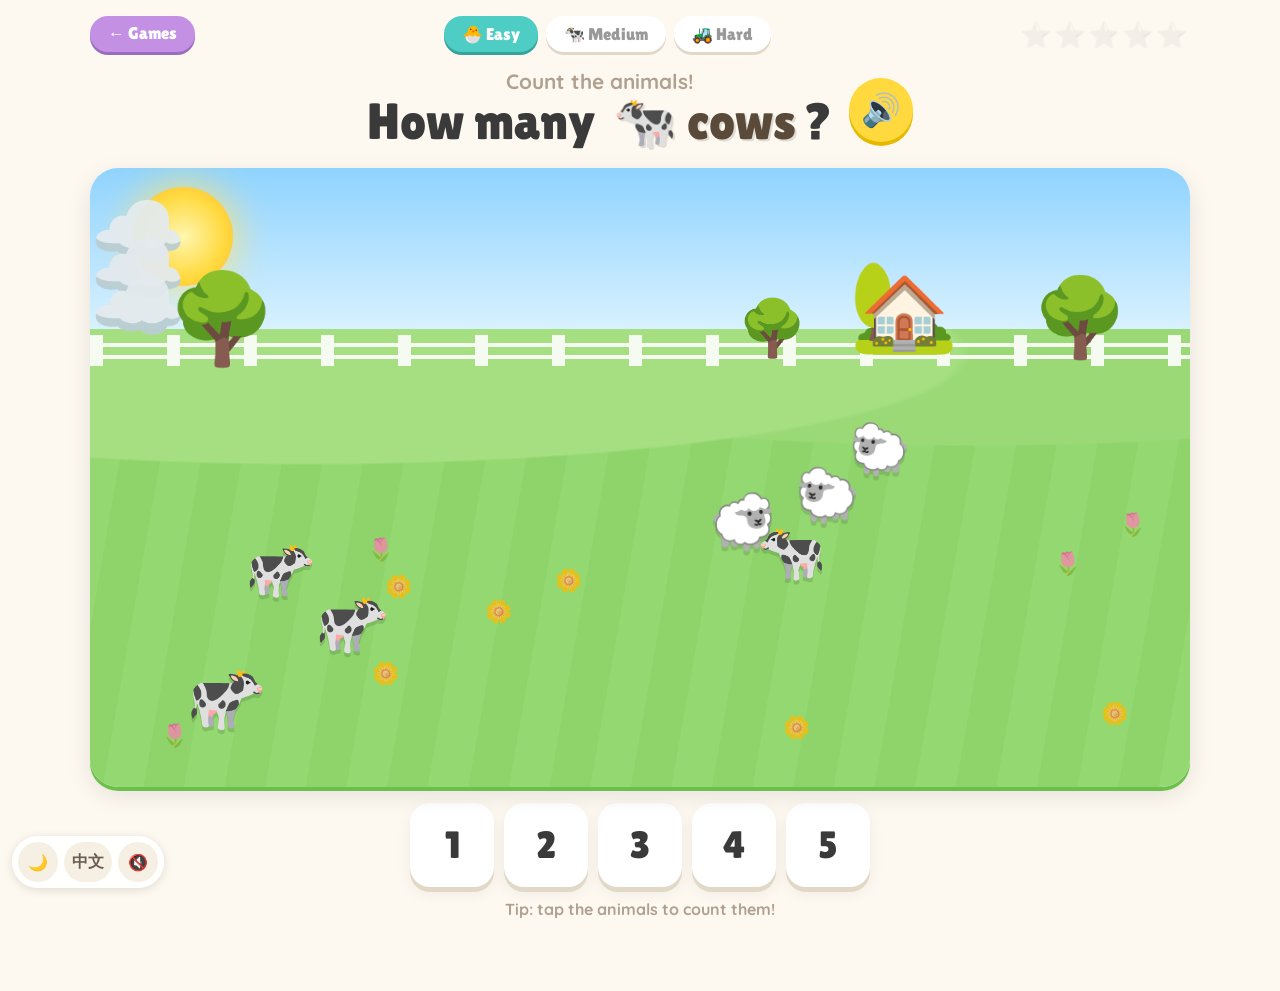
<file: farm-game/index.html>
<!DOCTYPE html>
<html lang="en">
<head>
<meta charset="UTF-8">
<meta name="viewport" content="width=device-width, initial-scale=1.0">
<title>Farm Counting</title>
<style>
  @import url('https://fonts.googleapis.com/css2?family=Lilita+One&family=Quicksand:wght@500;700&display=swap');

  :root {
    --sky-top: #8fd3ff;
    --sky-bottom: #d8f1ff;
    --grass: #8ed46b;
    --grass-dark: #6cbf4a;
    --ink: #3a3a3a;
  }

  * { margin: 0; padding: 0; box-sizing: border-box; }

  body {
    font-family: 'Quicksand', sans-serif;
    min-height: 100vh;
    background: #fef9f0;
    color: var(--ink);
    display: flex;
    flex-direction: column;
    align-items: center;
    padding: 16px 16px 32px;
    -webkit-tap-highlight-color: transparent;
    user-select: none;
  }

  /* --- top bar --- */
  .topbar {
    width: 100%;
    max-width: 1100px;
    display: flex;
    align-items: center;
    justify-content: space-between;
    gap: 12px;
    margin-bottom: 12px;
  }
  .home {
    font-family: 'Lilita One', cursive;
    text-decoration: none;
    color: #fff;
    background: #c490e4;
    padding: 8px 18px;
    border-radius: 40px;
    box-shadow: 0 3px 0 #9b6bbd;
    font-size: 1.05rem;
  }
  .levels { display: flex; gap: 8px; }
  .level-btn {
    font-family: 'Lilita One', cursive;
    font-size: 1.05rem;
    border: none;
    padding: 8px 18px;
    border-radius: 40px;
    background: #fff;
    color: #999;
    box-shadow: 0 3px 0 #e2d8c8;
    cursor: pointer;
  }
  .level-btn.active { background: #4ecdc4; color: #fff; box-shadow: 0 3px 0 #33a39b; }

  .stars {
    font-size: 1.6rem;
    letter-spacing: 2px;
    min-width: 5.5em;
    text-align: right;
  }
  .stars .empty { filter: grayscale(1); opacity: .25; }

  /* --- question --- */
  .prompt {
    display: flex;
    align-items: center;
    gap: 16px;
    min-height: 92px;
    margin-bottom: 12px;
  }
  .prompt-text {
    font-family: 'Lilita One', cursive;
    font-size: clamp(1.8rem, 5vw, 3.2rem);
    text-align: center;
    line-height: 1.1;
  }
  .prompt-text .small {
    display: block;
    font-family: 'Quicksand', sans-serif;
    font-weight: 700;
    font-size: clamp(1rem, 2.4vw, 1.3rem);
    color: #b0a090;
  }
  .target-word { display: inline-block; padding: 0 .15em; text-shadow: 2px 2px 0 rgba(0,0,0,.12); }
  .target-word.pop { animation: popIn .5s cubic-bezier(.17,.67,.29,1.3) both; }

  .speak-btn {
    font-size: 2rem;
    width: 64px; height: 64px;
    flex: none;
    border-radius: 50%;
    border: none;
    background: #ffd93d;
    box-shadow: 0 4px 0 #e6b800;
    cursor: pointer;
  }
  .speak-btn:active { transform: translateY(3px); box-shadow: 0 1px 0 #e6b800; }

  @keyframes popIn {
    0%   { opacity: 0; transform: scale(.5); }
    100% { opacity: 1; transform: scale(1); }
  }

  /* --- the farm field --- */
  .field {
    position: relative;
    width: 100%;
    max-width: 1100px;
    aspect-ratio: 16 / 9;
    border-radius: 28px;
    overflow: hidden;
    container-type: inline-size;
    background:
      linear-gradient(to bottom, var(--sky-top) 0%, var(--sky-bottom) 26%, transparent 26%),
      radial-gradient(ellipse 60% 18% at 20% 30%, #a6df82 98%, transparent 100%),
      radial-gradient(ellipse 55% 16% at 80% 29%, #9bd977 98%, transparent 100%),
      repeating-linear-gradient(100deg, var(--grass) 0 40px, #94d871 40px 80px);
    box-shadow: 0 4px 0 var(--grass-dark), 0 8px 24px rgba(0,0,0,.1);
  }
  .deco {
    position: absolute;
    pointer-events: none;
    line-height: 1;
    transform: translate(-50%, -100%);
  }
  .sun {
    position: absolute;
    top: 3%; left: 4%;
    width: 9cqw; height: 9cqw;
    border-radius: 50%;
    background: radial-gradient(circle, #fff6b0 0%, #ffd93d 60%, #ffb43d 100%);
    box-shadow: 0 0 40px #ffe36e;
    pointer-events: none;
  }
  .cloud {
    position: absolute;
    font-size: 7cqw;
    pointer-events: none;
    animation: cloudDrift linear infinite;
    opacity: .95;
  }
  @keyframes cloudDrift {
    from { transform: translateX(-20cqw); }
    to   { transform: translateX(120cqw); }
  }
  .fence {
    position: absolute;
    left: 0; right: 0;
    top: 27%;
    height: 5%;
    pointer-events: none;
    background:
      linear-gradient(#fff 0 0) 0 30% / 100% 14% no-repeat,
      linear-gradient(#fff 0 0) 0 75% / 100% 14% no-repeat,
      repeating-linear-gradient(to right, #fff 0 1.2cqw, transparent 1.2cqw 7cqw);
    opacity: .9;
  }

  /* --- animals --- */
  .animal {
    position: absolute;
    transform: translate(-50%, -100%);
    cursor: pointer;
    line-height: 1;
  }
  .animal .flip { display: inline-block; transition: transform .2s ease; }
  .animal .flip.right { transform: scaleX(-1); }
  .animal .body {
    display: inline-block;
    filter: drop-shadow(0 .4cqw 0 rgba(0,0,0,.12));
  }
  .animal.walking .body { animation: waddle .45s ease-in-out infinite alternate; }
  @keyframes waddle {
    from { transform: translateY(0) rotate(-4deg); }
    to   { transform: translateY(-6%) rotate(4deg); }
  }
  .animal.hop .body { animation: hop .45s cubic-bezier(.17,.67,.29,1.3); }
  @keyframes hop {
    0%, 100% { transform: translateY(0) scale(1); }
    50% { transform: translateY(-30%) scale(1.15); }
  }
  .animal.glow .body { filter: drop-shadow(0 0 1cqw #fff) drop-shadow(0 0 1.6cqw #ffd93d); }

  .badge {
    position: absolute;
    top: 0; left: 50%;
    transform: translate(-50%, -85%);
    min-width: 1.7em;
    height: 1.7em;
    padding: 0 .3em;
    border-radius: 1em;
    background: #ff6b9d;
    color: #fff;
    font-family: 'Lilita One', cursive;
    font-size: .42em; /* relative to the animal, so far-away animals get smaller badges */
    display: flex;
    align-items: center;
    justify-content: center;
    box-shadow: 0 2px 0 #d94a7c;
    animation: badgeIn .35s cubic-bezier(.17,.67,.29,1.3) both;
    pointer-events: none;
    z-index: 1;
  }
  @keyframes badgeIn {
    from { transform: translate(-50%, -85%) scale(0); }
    to   { transform: translate(-50%, -85%) scale(1); }
  }

  /* --- answer buttons --- */
  .numbers {
    display: flex;
    flex-wrap: wrap;
    justify-content: center;
    gap: 10px;
    margin-top: 16px;
    max-width: 1100px;
  }
  .num-btn {
    font-family: 'Lilita One', cursive;
    font-size: clamp(1.6rem, 4vw, 2.4rem);
    width: clamp(56px, 8vw, 84px);
    height: clamp(56px, 8vw, 84px);
    border: none;
    border-radius: 20px;
    background: #fff;
    color: var(--ink);
    box-shadow: 0 5px 0 #e2d8c8, 0 6px 16px rgba(0,0,0,.06);
    cursor: pointer;
    transition: transform .15s ease;
  }
  .num-btn:active { transform: translateY(4px); box-shadow: 0 1px 0 #e2d8c8; }
  .num-btn.right { background: #7bd35a; color: #fff; box-shadow: 0 5px 0 #57a83a; }
  .num-btn.wrong { background: #ff8a8a; color: #fff; box-shadow: 0 5px 0 #d65f5f; animation: shake .4s ease; }
  .num-btn:disabled { cursor: default; }
  @keyframes shake {
    0%, 100% { transform: translateX(0); }
    25% { transform: translateX(-6px); }
    75% { transform: translateX(6px); }
  }

  .tip {
    margin-top: 12px;
    font-weight: 700;
    color: #b0a090;
    text-align: center;
  }

  /* --- celebration --- */
  .confetti {
    position: fixed;
    top: -20px;
    width: 12px; height: 12px;
    border-radius: 3px;
    pointer-events: none;
    z-index: 10;
    animation: fall linear forwards;
  }
  @keyframes fall {
    to { transform: translateY(110vh) rotate(720deg); }
  }

  .overlay {
    position: fixed;
    inset: 0;
    background: rgba(254, 249, 240, .85);
    display: none;
    align-items: center;
    justify-content: center;
    z-index: 5;
  }
  .overlay.show { display: flex; }
  .win-card {
    background: #fff;
    border-radius: 28px;
    padding: 40px 48px;
    text-align: center;
    box-shadow: 0 6px 0 #ffd93d, 0 12px 40px rgba(0,0,0,.12);
    animation: popIn .5s cubic-bezier(.17,.67,.29,1.3) both;
  }
  .win-card .big { font-size: 5rem; line-height: 1; }
  .win-card h2 {
    font-family: 'Lilita One', cursive;
    font-size: 2.4rem;
    margin: 12px 0 8px;
    color: #ff6b9d;
  }
  .win-card p { font-weight: 700; color: #999; margin-bottom: 24px; font-size: 1.15rem; }
  .win-buttons { display: flex; gap: 12px; justify-content: center; flex-wrap: wrap; }
  .play-again, .win-home {
    font-family: 'Lilita One', cursive;
    font-size: 1.4rem;
    border: none;
    padding: 12px 32px;
    border-radius: 40px;
    color: #fff;
    cursor: pointer;
    text-decoration: none;
  }
  .play-again { background: #4ecdc4; box-shadow: 0 4px 0 #33a39b; }
  .win-home { background: #c490e4; box-shadow: 0 4px 0 #9b6bbd; }

  @media (max-width: 600px) {
    .stars { font-size: 1rem; min-width: 0; }
    .home, .level-btn { font-size: .85rem; padding: 6px 10px; }
    .topbar { flex-wrap: wrap; justify-content: center; }
    .speak-btn { width: 52px; height: 52px; font-size: 1.6rem; }
  }
</style>
<script src="../shared/kg.js"></script>
<link rel="stylesheet" href="../shared/kg.css">
</head>
<body>

<div class="topbar">
  <a class="home" href="../index.html" data-t="games">← Games</a>
  <div class="levels">
    <button class="level-btn active" data-level="easy" data-t="easy">🐣 Easy</button>
    <button class="level-btn" data-level="medium" data-t="medium">🐄 Medium</button>
    <button class="level-btn" data-level="hard" data-t="hard">🚜 Hard</button>
  </div>
  <div class="stars" id="stars"></div>
</div>

<div class="prompt">
  <div class="prompt-text" id="promptText"></div>
  <button class="speak-btn" id="speakBtn" title="Say it again">🔊</button>
</div>

<div class="field" id="field">
  <div class="sun"></div>
  <div class="fence"></div>
</div>

<div class="numbers" id="numbers"></div>
<div class="tip" data-t="tip">Tip: tap the animals to count them!</div>

<div class="overlay" id="overlay">
  <div class="win-card">
    <div class="big">🐄🏆</div>
    <h2 data-t="super">Super counting!</h2>
    <p id="winMsg"></p>
    <div class="win-buttons">
      <button class="play-again" id="playAgain" data-t="playAgain">Play again</button>
      <a class="win-home" href="../index.html" data-t="games">← Games</a>
    </div>
  </div>
</div>

<script>
const { M, t: T, count, howMany, MW } = KG;
const KINDS = {
  cow:     { emoji: '🐄', one: 'cow',     many: 'cows',     zh: '牛[niú|cow]',     mw: MW.tou, color: '#5a4a3a',
             noise: M('Moo!', '哞哞[mōu mōu|moo]！') },
  sheep:   { emoji: '🐑', one: 'sheep',   many: 'sheep',    zh: '羊[yáng|sheep]',  mw: MW.zhi, color: '#8a8aa0',
             noise: M('Baa!', '咩咩[miē miē|baa]！') },
  pig:     { emoji: '🐖', one: 'pig',     many: 'pigs',     zh: '猪[zhū|pig]',     mw: MW.tou, color: '#ff6b9d',
             noise: M('Oink oink!', '哼哼[hēng hēng|oink oink]！') },
  chicken: { emoji: '🐓', one: 'chicken', many: 'chickens', zh: '鸡[jī|chicken]',  mw: MW.zhi, color: '#ff9a56',
             noise: M('Cluck cluck!', '咯咯[gē gē|cluck cluck]！') },
};
const DAO = { h: '道', p: 'dào', tone4: true }; // measure word for questions
const TXT = {
  ...KG.common,
  easy: M('🐣 Easy', '🐣 简单[jiǎn dān|easy]'),
  medium: M('🐄 Medium', '🐄 中等[zhōng děng|medium]'),
  hard: M('🚜 Hard', '🚜 困难[kùn nan|hard]'),
  tip: M('Tip: tap the animals to count them!', '提示[tí shì|tip]：点[diǎn|tap] 动物[dòng wù|animals] 来[lái|to] 数一数[shǔ yi shǔ|count]！'),
  super: M('Super counting!', '数得[shǔ de|counted] 超[chāo|super] 棒[bàng|great]！'),
  countSmall: M('Count the animals!', '数一数[shǔ yi shǔ|count] 动物[dòng wù|animals]！'),
  howManyPre: k => M('How many', `有[yǒu|there are] ${howMany(k.mw)}`),
  kindName: k => M(k.many, k.zh),
  ask: k => M(`How many ${k.many} are there?`, `有[yǒu|there are] ${howMany(k.mw)} ${k.zh}？`),
  thatsA: k => M(`${k.noise.en} That's a ${k.one}!`, `${k.noise.zh} 这是[zhè shì|this is] ${count(1, k.mw)} ${k.zh}！`),
  result: (n, k) => M(`${n} ${n === 1 ? k.one : k.many}!`, `${count(n, k.mw)} ${k.zh}！`),
  thereAre: (n, k) => M(`There are ${n} ${n === 1 ? k.one : k.many}!`, `有[yǒu|there are] ${count(n, k.mw)} ${k.zh}！`),
  notQuite: k => M(`Not quite! Try counting the ${k.many} again.`, `不太[bú tài|not quite] 对[duì|right]！再[zài|again] 数一数[shǔ yi shǔ|count] ${k.zh} 吧[ba|(suggestion)]。`),
  perfect: M('Every answer right first time! WOW!', '每道题[měi dào tí|every question] 第一次[dì yī cì|first time] 就[jiù|already] 答对了[dá duì le|answered right]！哇[wa|wow]！'),
  score: (c, total) => M(`You got ${c} out of ${total}! You are a farm counting star!`,
    `${count(total, DAO)} 题[tí|questions] 答对了[dá duì le|got right] ${count(c, DAO)}！你[nǐ|you] 是[shì|are] 农场[nóng chǎng|farm] 数数[shǔ shù|counting] 小明星[xiǎo míng xīng|little star]！`),
  winSay: M('Super counting! You are a farm counting star!', '数得[shǔ de|counted] 超[chāo|super] 棒[bàng|great]！你[nǐ|you] 是[shì|are] 农场[nóng chǎng|farm] 数数[shǔ shù|counting] 小明星[xiǎo míng xīng|little star]！'),
};
KG.fill(TXT);

// target = how many of the asked animal; others = how many of each other animal
const LEVELS = {
  easy:   { kinds: ['cow', 'sheep'],                   target: [1, 5],  others: [1, 4] },
  medium: { kinds: ['cow', 'sheep', 'pig'],            target: [2, 7],  others: [1, 5] },
  hard:   { kinds: ['cow', 'sheep', 'pig', 'chicken'], target: [3, 10], others: [2, 5] },
};
const QUESTIONS_PER_ROUND = 5;

// field coordinates: x 0..100 across, y 0..56.25 down (16:9); animals stand on the grass
const FIELD_H = 56.25;
const GRASS_TOP = 22, GRASS_BOTTOM = 54;
const SPEED = 4;          // field units per second
const MIN_GAP = 7;        // animals push apart if closer than this

const PRAISE = [M('Great counting!', '数得[shǔ de|counted] 真[zhēn|really] 好[hǎo|well]！'), ...KG.common.praise.slice(1, 6)];

const field = document.getElementById('field');
const promptText = document.getElementById('promptText');
const numbersEl = document.getElementById('numbers');
const starsEl = document.getElementById('stars');

/* ---- scenery ---- */
for (let i = 0; i < 3; i++) {
  const c = document.createElement('div');
  c.className = 'cloud';
  c.textContent = '☁️';
  c.style.top = 2 + i * 6 + '%';
  c.style.animationDuration = 40 + i * 15 + 's';
  c.style.animationDelay = -i * 18 + 's';
  field.appendChild(c);
}
[['🌳', 12, 31, 8], ['🌳', 90, 30, 7], ['🏡', 74, 29, 8], ['🌳', 62, 30, 5]].forEach(([e, x, y, size]) => {
  const d = document.createElement('div');
  d.className = 'deco';
  d.textContent = e;
  d.style.left = x + '%';
  d.style.top = y + '%';
  d.style.fontSize = size + 'cqw';
  field.appendChild(d);
});
for (let i = 0; i < 10; i++) {
  const d = document.createElement('div');
  d.className = 'deco';
  d.textContent = i % 3 ? '🌼' : '🌷';
  d.style.left = 3 + Math.random() * 94 + '%';
  d.style.top = 45 + Math.random() * 53 + '%';
  d.style.fontSize = '2cqw';
  d.style.opacity = .8;
  field.appendChild(d);
}

/* ---- sound + speech ---- */
let audioCtx;
function tone(freq, start, dur, type = 'sine', vol = .18) {
  audioCtx ||= new (window.AudioContext || window.webkitAudioContext)();
  const t0 = audioCtx.currentTime + start;
  const o = audioCtx.createOscillator(), g = audioCtx.createGain();
  o.type = type;
  o.frequency.value = freq;
  g.gain.setValueAtTime(vol, t0);
  g.gain.exponentialRampToValueAtTime(.001, t0 + dur);
  o.connect(g).connect(audioCtx.destination);
  o.start(t0);
  o.stop(t0 + dur);
}
const sounds = {
  pop(n)  { tone(400 + n * 60, 0, .15); },
  right() { [523, 659, 784].forEach((f, i) => tone(f, i * .09, .25)); },
  wrong() { tone(220, 0, .25, 'triangle', .15); tone(185, .12, .3, 'triangle', .15); },
  win()   { [523, 587, 659, 784, 880, 1047].forEach((f, i) => tone(f, i * .1, .3)); },
};

const say = (msg, opts) => KG.say(msg, opts); // only talks when talking is switched on (or forced)

const rand = (a, b) => a + Math.random() * (b - a);
const randInt = (a, b) => Math.floor(rand(a, b + 1));
const sleep = ms => new Promise(r => setTimeout(r, ms));

/* ---- animals ---- */
let animals = [];

class Animal {
  constructor(kind) {
    this.kind = kind;
    this.x = rand(6, 94);
    this.y = rand(GRASS_TOP + 4, GRASS_BOTTOM);
    this.pickTarget();
    this.rest = rand(0, 2);
    this.counted = 0;

    this.el = document.createElement('div');
    this.el.className = 'animal';
    this.el.innerHTML = `<span class="flip"><span class="body">${KINDS[kind].emoji}</span></span>`;
    this.flipEl = this.el.firstChild;
    this.el.addEventListener('pointerdown', e => { e.preventDefault(); onAnimalTap(this); });
    field.appendChild(this.el);
  }

  pickTarget() {
    this.tx = rand(6, 94);
    this.ty = rand(GRASS_TOP + 4, GRASS_BOTTOM);
  }

  update(dt) {
    let walking = false;
    if (this.counted) {
      // counted animals stand still so they're easy to keep track of
    } else if (this.rest > 0) {
      this.rest -= dt;
    } else {
      const dx = this.tx - this.x, dy = this.ty - this.y;
      const dist = Math.hypot(dx, dy);
      if (dist < .5) {
        this.rest = rand(1, 4); // stop and munch some grass
        this.pickTarget();
      } else {
        const step = Math.min(dist, SPEED * dt);
        this.x += dx / dist * step;
        this.y += dy / dist * step;
        if (Math.abs(dx) > .3) this.flipEl.classList.toggle('right', dx > 0);
        walking = true;
      }
    }
    this.el.classList.toggle('walking', walking);
  }

  render() {
    // further away (higher up the field) = smaller and drawn behind
    const depth = (this.y - GRASS_TOP) / (GRASS_BOTTOM - GRASS_TOP);
    const size = this.kind === 'chicken' ? 4.2 : 5.5;
    this.el.style.left = this.x + '%';
    this.el.style.top = (this.y / FIELD_H * 100) + '%';
    this.el.style.fontSize = size * (.75 + depth * .35) + 'cqw';
    this.el.style.zIndex = Math.round(this.y * 10);
  }

  setBadge(n) {
    this.el.querySelector('.badge')?.remove();
    this.counted = n;
    if (!n) return;
    const b = document.createElement('div');
    b.className = 'badge';
    b.textContent = n;
    this.el.appendChild(b);
  }

  hop() {
    this.el.classList.remove('hop');
    void this.el.offsetWidth;
    this.el.classList.add('hop');
  }
}

function separate() {
  for (let i = 0; i < animals.length; i++) {
    for (let j = i + 1; j < animals.length; j++) {
      const a = animals[i], b = animals[j];
      let dx = b.x - a.x, dy = (b.y - a.y) * 1.6; // vertical overlap hides animals more, so weigh it up
      const d = Math.hypot(dx, dy) || .01;
      if (d < MIN_GAP) {
        const push = (MIN_GAP - d) * .05;
        dx /= d; dy /= d;
        if (!a.counted) { a.x -= dx * push; a.y -= dy * push / 1.6; }
        if (!b.counted) { b.x += dx * push; b.y += dy * push / 1.6; }
      }
    }
  }
  for (const a of animals) {
    a.x = Math.min(94, Math.max(6, a.x));
    a.y = Math.min(GRASS_BOTTOM, Math.max(GRASS_TOP + 4, a.y));
  }
}

let last = performance.now();
function loop(now) {
  const dt = Math.min((now - last) / 1000, .1);
  last = now;
  for (const a of animals) a.update(dt);
  separate();
  for (const a of animals) a.render();
  requestAnimationFrame(loop);
}
requestAnimationFrame(loop);

/* ---- game ---- */
let level = 'easy';
let question = null;   // { kind, answer }
let questionNum = 0, correctCount = 0, firstTry = 0, wrongTries = 0, busy = false;
let tapCount = 0, lastAnswer = 0;
let round = 0; // bumped on restart so stale async steps stop

const askText = q => TXT.ask(KINDS[q.kind]);

function renderStars() {
  starsEl.innerHTML = Array.from({ length: QUESTIONS_PER_ROUND }, (_, i) =>
    `<span class="${i < correctCount ? '' : 'empty'}">⭐</span>`).join('');
}

function renderNumbers(max) {
  numbersEl.innerHTML = '';
  for (let n = 1; n <= max; n++) {
    const b = document.createElement('button');
    b.className = 'num-btn';
    b.textContent = n;
    b.addEventListener('click', () => onAnswer(n, b));
    numbersEl.appendChild(b);
  }
}

function newScene() {
  const cfg = LEVELS[level];
  animals.forEach(a => a.el.remove());
  animals = [];

  const kind = cfg.kinds[randInt(0, cfg.kinds.length - 1)];
  let answer;
  do { answer = randInt(...cfg.target); } while (answer === lastAnswer);
  lastAnswer = answer;

  for (const k of cfg.kinds) {
    const n = k === kind ? answer : randInt(...cfg.others);
    for (let i = 0; i < n; i++) animals.push(new Animal(k));
  }
  // spread them out before the first frame so nobody starts hidden behind another
  for (let i = 0; i < 200; i++) separate();

  question = { kind, answer };
  wrongTries = 0;
  tapCount = 0;
  busy = false;
  renderNumbers(cfg.target[1]);
  const k = KINDS[kind];
  promptText.innerHTML = `<span class="small">${T(TXT.countSmall)}</span>${T(TXT.howManyPre(k))} ` +
    `<span class="target-word pop" style="color:${k.color}">${k.emoji} ${T(TXT.kindName(k))}</span>${KG.lang === 'zh' ? '？' : '?'}`;
  say(askText(question));
}

function startGame() {
  round++;
  document.getElementById('overlay').classList.remove('show');
  questionNum = 0;
  correctCount = 0;
  firstTry = 0;
  renderStars();
  newScene();
}

function onAnimalTap(a) {
  if (!question || busy) return;
  a.hop();
  if (a.kind === question.kind) {
    if (a.counted) { say(KG.num(a.counted)); return; }
    tapCount++;
    a.setBadge(tapCount);
    sounds.pop(tapCount);
    say(KG.num(tapCount));
  } else {
    say(TXT.thatsA(KINDS[a.kind]));
  }
}

async function countAlong(r) {
  // clear the kid's tap badges and count every matching animal left to right
  const matches = animals.filter(a => a.kind === question.kind).sort((a, b) => a.x - b.x);
  animals.forEach(a => a.setBadge(0));
  matches.forEach(a => { a.counted = -1; }); // freeze them while counting (no badge yet)
  for (let i = 0; i < matches.length; i++) {
    if (r !== round) return;
    matches[i].setBadge(i + 1);
    matches[i].hop();
    sounds.pop(i + 1);
    say(KG.num(i + 1));
    await sleep(750);
  }
}

async function onAnswer(n, btn) {
  if (busy || !question) return;
  const r = round;
  const k = KINDS[question.kind];

  if (n === question.answer) {
    busy = true;
    btn.classList.add('right');
    numbersEl.querySelectorAll('button').forEach(b => b.disabled = true);
    sounds.right();
    correctCount++;
    if (wrongTries === 0) firstTry++;
    renderStars();
    const praise = PRAISE[randInt(0, PRAISE.length - 1)];
    promptText.innerHTML = `<span class="target-word pop" style="color:#7bd35a">${T(praise)}</span>`;
    confetti(18);
    await countAlong(r);
    if (r !== round) return;
    promptText.innerHTML = `<span class="target-word pop" style="color:#7bd35a">${T(praise)}</span> ` +
      `<span class="target-word pop" style="color:${k.color}">${k.emoji} ${T(TXT.result(question.answer, k))}</span>`;
    say(KG.join(praise, TXT.result(question.answer, k)));
    await sleep(2200);
    if (r !== round) return;
    nextQuestion();
  } else {
    wrongTries++;
    btn.classList.add('wrong');
    btn.disabled = true;
    sounds.wrong();
    if (wrongTries < 2) {
      say(TXT.notQuite(k));
      animals.filter(a => a.kind === question.kind).forEach(a => a.el.classList.add('glow'));
      setTimeout(() => animals.forEach(a => a.el.classList.remove('glow')), 2500);
    } else {
      // second miss: count them together, then show the answer
      busy = true;
      numbersEl.querySelectorAll('button').forEach(b => b.disabled = true);
      promptText.innerHTML = `<span class="small">${T(TXT.together)}</span>` +
        `<span class="target-word pop" style="color:${k.color}">${k.emoji} ${T(TXT.kindName(k))}</span>`;
      say(TXT.together);
      await sleep(1500);
      await countAlong(r);
      if (r !== round) return;
      numbersEl.children[question.answer - 1].classList.add('right');
      promptText.innerHTML = `<span class="target-word pop" style="color:${k.color}">${k.emoji} ${T(TXT.thereAre(question.answer, k))}</span>`;
      say(TXT.thereAre(question.answer, k));
      await sleep(3000);
      if (r !== round) return;
      nextQuestion();
    }
  }
}

function nextQuestion() {
  questionNum++;
  if (questionNum >= QUESTIONS_PER_ROUND) return win();
  newScene();
}

function win() {
  question = null;
  sounds.win();
  confetti(80);
  document.getElementById('winMsg').innerHTML = T(firstTry === QUESTIONS_PER_ROUND
    ? TXT.perfect : TXT.score(correctCount, QUESTIONS_PER_ROUND));
  setTimeout(() => document.getElementById('overlay').classList.add('show'), 900);
  say(TXT.winSay);
}

function confetti(n) {
  const colors = ['#ff6b9d', '#ffd93d', '#6ec6ff', '#4ecdc4', '#c490e4', '#ff9a56'];
  for (let i = 0; i < n; i++) {
    const c = document.createElement('div');
    c.className = 'confetti';
    c.style.left = Math.random() * 100 + 'vw';
    c.style.background = colors[i % colors.length];
    c.style.animationDuration = 1.6 + Math.random() * 1.6 + 's';
    c.style.animationDelay = Math.random() * .4 + 's';
    document.body.appendChild(c);
    setTimeout(() => c.remove(), 4000);
  }
}

document.querySelectorAll('.level-btn').forEach(b => b.addEventListener('click', () => {
  level = b.dataset.level;
  document.querySelectorAll('.level-btn').forEach(x => x.classList.toggle('active', x === b));
  startGame();
}));
// the speaker button always talks, even when automatic talking is off
document.getElementById('speakBtn').addEventListener('click', () => { if (question) say(askText(question), { force: true }); });
document.getElementById('playAgain').addEventListener('click', startGame);

startGame();
</script>
</body>
</html>
</file>
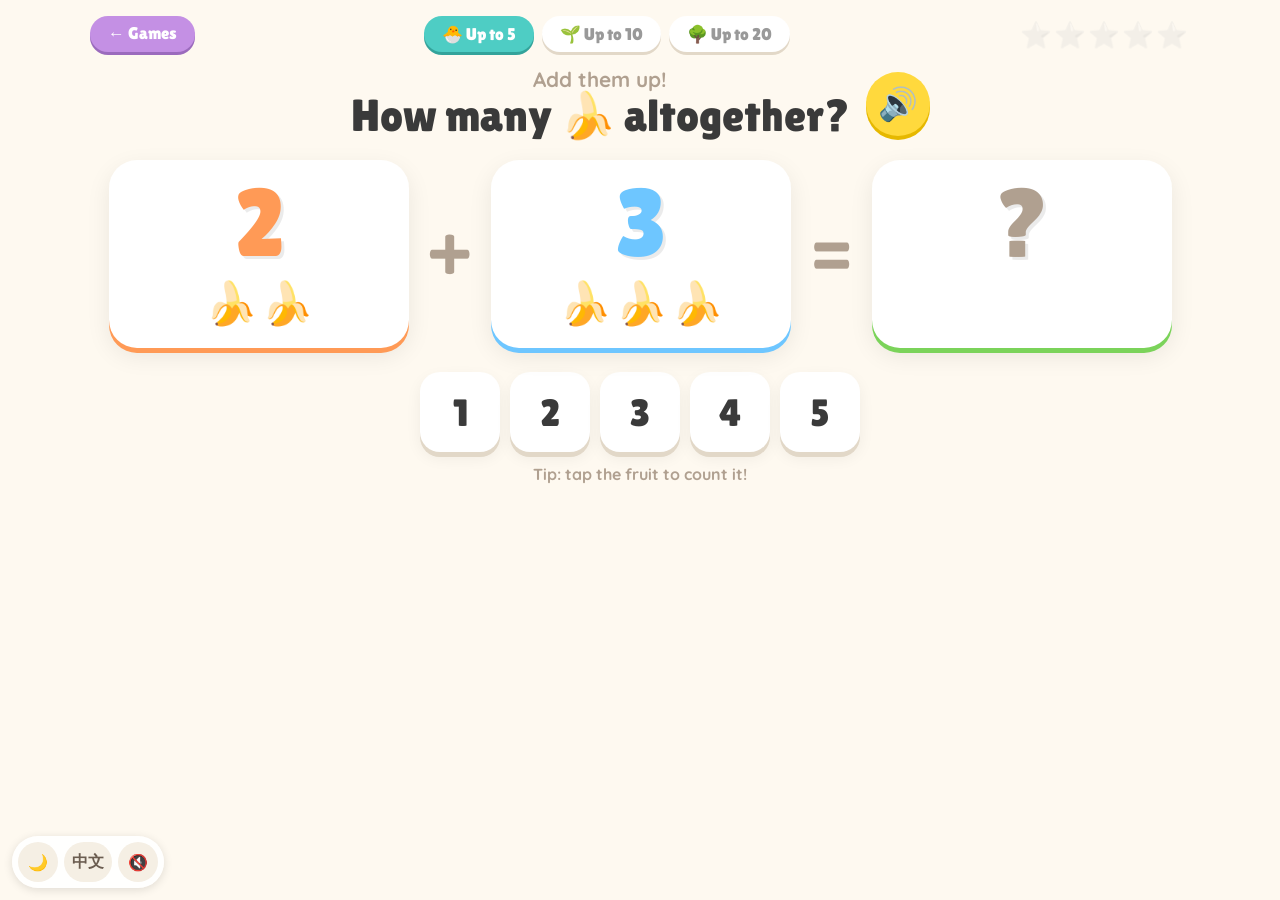
<file: fruit-sums-game/index.html>
<!DOCTYPE html>
<html lang="en">
<head>
<meta charset="UTF-8">
<meta name="viewport" content="width=device-width, initial-scale=1.0">
<title>Fruit Sums</title>
<style>
  @import url('https://fonts.googleapis.com/css2?family=Lilita+One&family=Quicksand:wght@500;700&display=swap');

  :root { --ink: #3a3a3a; }

  * { margin: 0; padding: 0; box-sizing: border-box; }

  body {
    font-family: 'Quicksand', sans-serif;
    min-height: 100vh;
    background: #fef9f0;
    color: var(--ink);
    display: flex;
    flex-direction: column;
    align-items: center;
    padding: 16px 16px 32px;
    -webkit-tap-highlight-color: transparent;
    user-select: none;
  }

  /* --- top bar --- */
  .topbar {
    width: 100%;
    max-width: 1100px;
    display: flex;
    align-items: center;
    justify-content: space-between;
    gap: 12px;
    margin-bottom: 12px;
  }
  .home {
    font-family: 'Lilita One', cursive;
    text-decoration: none;
    color: #fff;
    background: #c490e4;
    padding: 8px 18px;
    border-radius: 40px;
    box-shadow: 0 3px 0 #9b6bbd;
    font-size: 1.05rem;
    white-space: nowrap;
  }
  .levels { display: flex; gap: 8px; }
  .level-btn {
    font-family: 'Lilita One', cursive;
    font-size: 1.05rem;
    border: none;
    padding: 8px 18px;
    border-radius: 40px;
    background: #fff;
    color: #999;
    box-shadow: 0 3px 0 #e2d8c8;
    cursor: pointer;
  }
  .level-btn.active { background: #4ecdc4; color: #fff; box-shadow: 0 3px 0 #33a39b; }

  .stars {
    font-size: 1.6rem;
    letter-spacing: 2px;
    min-width: 5.5em;
    text-align: right;
  }
  .stars .empty { filter: grayscale(1); opacity: .25; }

  /* --- prompt --- */
  .prompt {
    display: flex;
    align-items: center;
    gap: 16px;
    min-height: 80px;
    margin-bottom: 16px;
  }
  .prompt-text {
    font-family: 'Lilita One', cursive;
    font-size: clamp(1.6rem, 4.4vw, 2.8rem);
    text-align: center;
    line-height: 1.1;
  }
  .prompt-text .small {
    display: block;
    font-family: 'Quicksand', sans-serif;
    font-weight: 700;
    font-size: clamp(1rem, 2.4vw, 1.3rem);
    color: #b0a090;
  }
  .pop { display: inline-block; animation: popIn .5s cubic-bezier(.17,.67,.29,1.3) both; }
  .speak-btn {
    font-size: 2rem;
    width: 64px; height: 64px;
    flex: none;
    border-radius: 50%;
    border: none;
    background: #ffd93d;
    box-shadow: 0 4px 0 #e6b800;
    cursor: pointer;
  }
  .speak-btn:active { transform: translateY(3px); box-shadow: 0 1px 0 #e6b800; }

  @keyframes popIn {
    0%   { opacity: 0; transform: scale(.5); }
    100% { opacity: 1; transform: scale(1); }
  }

  /* --- the sum --- */
  .sum {
    width: 100%;
    max-width: 1100px;
    display: flex;
    align-items: stretch;
    justify-content: center;
    gap: clamp(4px, 1.5vw, 18px);
    container-type: inline-size;
  }
  .card {
    flex: 1 1 0;
    min-width: 0;
    max-width: 300px;
    container-type: inline-size;
    background: #fff;
    border-radius: 28px;
    padding: 14px 10px 18px;
    display: flex;
    flex-direction: column;
    align-items: center;
    gap: 10px;
    box-shadow: 0 5px 0 var(--accent, #e2d8c8), 0 8px 24px rgba(0,0,0,.08);
  }
  .card.a { --accent: #ff9a56; }
  .card.b { --accent: #6ec6ff; }
  .card.ans { --accent: #7bd35a; }
  .card.ans.solved { background: #f1fbe9; }

  .num {
    font-family: 'Lilita One', cursive;
    font-size: clamp(2.2rem, 38cqi, 6rem);
    line-height: 1;
    color: var(--accent);
    text-shadow: 3px 3px 0 rgba(0,0,0,.08);
  }
  .card.ans .num { color: #b0a090; }
  .card.ans.solved .num { color: #57a83a; }

  .op {
    align-self: center;
    font-family: 'Lilita One', cursive;
    font-size: clamp(2.4rem, 7cqw, 4.8rem);
    color: #b0a090;
  }

  .fruits {
    display: grid;
    grid-template-columns: repeat(var(--cols, 5), auto);
    justify-content: center;
    gap: 4px;
    width: 100%;
    font-size: clamp(.9rem, 15cqi, 3rem);
    line-height: 1.1;
    min-height: 1.2em;
  }
  .fruit {
    position: relative;
    cursor: pointer;
    text-align: center;
    transition: transform .15s ease;
  }
  .fruit.hop { animation: hop .45s cubic-bezier(.17,.67,.29,1.3); }
  @keyframes hop {
    0%, 100% { transform: translateY(0) scale(1); }
    50% { transform: translateY(-25%) scale(1.2); }
  }
  .fruit.glow { filter: drop-shadow(0 0 6px #ffd93d) drop-shadow(0 0 10px #ffd93d); }
  .fruit.in { animation: popIn .35s cubic-bezier(.17,.67,.29,1.3) both; }
  .badge {
    position: absolute;
    top: 0; left: 50%;
    transform: translate(-50%, -55%);
    min-width: 1.6em;
    height: 1.6em;
    padding: 0 .25em;
    border-radius: 1em;
    background: #ff6b9d;
    color: #fff;
    font-family: 'Lilita One', cursive;
    font-size: .38em;
    display: flex;
    align-items: center;
    justify-content: center;
    box-shadow: 0 2px 0 #d94a7c;
    pointer-events: none;
  }

  /* --- answer buttons --- */
  .numbers {
    display: flex;
    flex-wrap: wrap;
    justify-content: center;
    gap: 10px;
    margin-top: 24px;
    max-width: 960px;
  }
  .num-btn {
    font-family: 'Lilita One', cursive;
    font-size: clamp(1.6rem, 4vw, 2.4rem);
    width: clamp(56px, 8vw, 80px);
    height: clamp(56px, 8vw, 80px);
    border: none;
    border-radius: 20px;
    background: #fff;
    color: var(--ink);
    box-shadow: 0 5px 0 #e2d8c8, 0 6px 16px rgba(0,0,0,.06);
    cursor: pointer;
  }
  .num-btn:active { transform: translateY(4px); box-shadow: 0 1px 0 #e2d8c8; }
  .num-btn.right { background: #7bd35a; color: #fff; box-shadow: 0 5px 0 #57a83a; }
  .num-btn.wrong { background: #ff8a8a; color: #fff; box-shadow: 0 5px 0 #d65f5f; animation: shake .4s ease; }
  .num-btn:disabled { cursor: default; }
  @keyframes shake {
    0%, 100% { transform: translateX(0); }
    25% { transform: translateX(-6px); }
    75% { transform: translateX(6px); }
  }

  .tip { margin-top: 12px; font-weight: 700; color: #b0a090; text-align: center; }

  /* --- celebration --- */
  .confetti {
    position: fixed;
    top: -20px;
    width: 12px; height: 12px;
    border-radius: 3px;
    pointer-events: none;
    z-index: 10;
    animation: fall linear forwards;
  }
  @keyframes fall { to { transform: translateY(110vh) rotate(720deg); } }

  .overlay {
    position: fixed;
    inset: 0;
    background: rgba(254, 249, 240, .85);
    display: none;
    align-items: center;
    justify-content: center;
    z-index: 5;
  }
  .overlay.show { display: flex; }
  .win-card {
    background: #fff;
    border-radius: 28px;
    padding: 40px 48px;
    text-align: center;
    box-shadow: 0 6px 0 #ffd93d, 0 12px 40px rgba(0,0,0,.12);
    animation: popIn .5s cubic-bezier(.17,.67,.29,1.3) both;
  }
  .win-card .big { font-size: 5rem; line-height: 1; }
  .win-card h2 {
    font-family: 'Lilita One', cursive;
    font-size: 2.4rem;
    margin: 12px 0 8px;
    color: #ff6b9d;
  }
  .win-card p { font-weight: 700; color: #999; margin-bottom: 24px; font-size: 1.15rem; }
  .win-buttons { display: flex; gap: 12px; justify-content: center; flex-wrap: wrap; }
  .play-again, .win-home {
    font-family: 'Lilita One', cursive;
    font-size: 1.4rem;
    border: none;
    padding: 12px 32px;
    border-radius: 40px;
    color: #fff;
    cursor: pointer;
    text-decoration: none;
  }
  .play-again { background: #4ecdc4; box-shadow: 0 4px 0 #33a39b; }
  .win-home { background: #c490e4; box-shadow: 0 4px 0 #9b6bbd; }

  @media (max-width: 600px) {
    .stars { font-size: 1rem; min-width: 0; }
    .home, .level-btn { font-size: .85rem; padding: 6px 10px; }
    .speak-btn { width: 52px; height: 52px; font-size: 1.6rem; }
    .card { border-radius: 18px; padding: 10px 4px 12px; }
    .fruits { grid-template-columns: repeat(var(--cols-sm, 3), auto); font-size: clamp(.9rem, 24cqi, 3rem); }
    .topbar { flex-wrap: wrap; justify-content: center; }
    .numbers { gap: 8px; }
  }
</style>
<script src="../shared/kg.js"></script>
<link rel="stylesheet" href="../shared/kg.css">
</head>
<body>

<div class="topbar">
  <a class="home" href="../index.html" data-t="games">← Games</a>
  <div class="levels">
    <button class="level-btn active" data-level="easy" data-t="easy">🐣 Up to 5</button>
    <button class="level-btn" data-level="medium" data-t="medium">🌱 Up to 10</button>
    <button class="level-btn" data-level="hard" data-t="hard">🌳 Up to 20</button>
  </div>
  <div class="stars" id="stars"></div>
</div>

<div class="prompt">
  <div class="prompt-text" id="promptText"></div>
  <button class="speak-btn" id="speakBtn" title="Say it again">🔊</button>
</div>

<div class="sum">
  <div class="card a"><div class="num" id="numA"></div><div class="fruits" id="fruitsA"></div></div>
  <div class="op">+</div>
  <div class="card b"><div class="num" id="numB"></div><div class="fruits" id="fruitsB"></div></div>
  <div class="op">=</div>
  <div class="card ans" id="ansCard"><div class="num" id="numAns">?</div><div class="fruits" id="fruitsAns"></div></div>
</div>

<div class="numbers" id="numbers"></div>
<div class="tip" data-t="tip">Tip: tap the fruit to count it!</div>

<div class="overlay" id="overlay">
  <div class="win-card">
    <div class="big">🍓🏆</div>
    <h2 data-t="super">Super adding!</h2>
    <p id="winMsg"></p>
    <div class="win-buttons">
      <button class="play-again" id="playAgain" data-t="playAgain">Play again</button>
      <a class="win-home" href="../index.html" data-t="games">← Games</a>
    </div>
  </div>
</div>

<script>
const { M, t: T, count, howMany, MW, num } = KG;
const FRUITS = [
  { emoji: '🍎', one: 'apple',      many: 'apples',       zh: '苹果[píng guǒ|apple]',         mw: MW.ge },
  { emoji: '🍌', one: 'banana',     many: 'bananas',      zh: '香蕉[xiāng jiāo|banana]',      mw: MW.gen },
  { emoji: '🍓', one: 'strawberry', many: 'strawberries', zh: '草莓[cǎo méi|strawberry]',     mw: MW.ke },
  { emoji: '🍊', one: 'orange',     many: 'oranges',      zh: '橙子[chéng zi|orange]',        mw: MW.ge },
  { emoji: '🍐', one: 'pear',       many: 'pears',        zh: '梨[lí|pear]',                  mw: MW.ge },
  { emoji: '🍑', one: 'peach',      many: 'peaches',      zh: '桃子[táo zi|peach]',           mw: MW.ge },
  { emoji: '🍒', one: 'cherry',     many: 'cherries',     zh: '樱桃[yīng tao|cherry]',        mw: MW.ke },
  { emoji: '🍋', one: 'lemon',      many: 'lemons',       zh: '柠檬[níng méng|lemon]',        mw: MW.ge },
  { emoji: '🥝', one: 'kiwi fruit', many: 'kiwi fruits',  zh: '猕猴桃[mí hóu táo|kiwi fruit]', mw: MW.ge },
  { emoji: '🍍', one: 'pineapple',  many: 'pineapples',   zh: '菠萝[bō luó|pineapple]',       mw: MW.ge },
  { emoji: '🍉', one: 'watermelon', many: 'watermelons',  zh: '西瓜[xī guā|watermelon]',      mw: MW.ge },
  { emoji: '🥭', one: 'mango',      many: 'mangoes',      zh: '芒果[máng guǒ|mango]',         mw: MW.ge },
];
const DAO = { h: '道', p: 'dào', tone4: true }; // measure word for questions
const TXT = {
  ...KG.common,
  easy: M('🐣 Up to 5', '🐣 5以内[wǔ yǐ nèi|up to 5]'),
  medium: M('🌱 Up to 10', '🌱 10以内[shí yǐ nèi|up to 10]'),
  hard: M('🌳 Up to 20', '🌳 20以内[èr shí yǐ nèi|up to 20]'),
  tip: M('Tip: tap the fruit to count it!', '提示[tí shì|tip]：点[diǎn|tap] 水果[shuǐ guǒ|fruit] 来[lái|to] 数一数[shǔ yi shǔ|count]！'),
  super: M('Super adding!', '加法[jiā fǎ|adding] 超[chāo|super] 棒[bàng|great]！'),
  addSmall: M('Add them up!', '加起来[jiā qǐ lái|add them up]！'),
  // "How many 🍎 altogether?" — the emoji sits in the middle, so it is passed in
  askShort: f => M(`How many ${f.emoji} altogether?`, `一共[yí gòng|altogether] 有[yǒu|there are] ${howMany(f.mw)} ${f.emoji}？`),
  ask: (a, b, f) => M(`${KG.numWord(a)} ${a === 1 ? f.one : f.many} plus ${KG.numWord(b)} ${b === 1 ? f.one : f.many}. How many ${f.many} altogether?`,
    `${count(a, f.mw)} ${f.zh} 加[jiā|plus] ${count(b, f.mw)} ${f.zh}。一共[yí gòng|altogether] 有[yǒu|there are] ${howMany(f.mw)} ${f.zh}？`),
  sentence: (a, b, total) => M(`${KG.numWord(a)} plus ${KG.numWord(b)} equals ${KG.numWord(total)}!`,
    `${num(a).zh} 加[jiā|plus] ${num(b).zh} 等于[děng yú|equals] ${num(total).zh}！`),
  notQuite: f => M(`Not quite! Try counting all the ${f.many}.`, `不太[bú tài|not quite] 对[duì|right]！数一数[shǔ yi shǔ|count] 所有的[suǒ yǒu de|all the] ${f.zh} 吧[ba|(suggestion)]。`),
  perfect: M('Every answer right first time! WOW!', '每道题[měi dào tí|every question] 第一次[dì yī cì|first time] 就[jiù|already] 答对了[dá duì le|answered right]！哇[wa|wow]！'),
  score: (c, total) => M(`You got ${c} out of ${total}! You are an adding star!`,
    `${count(total, DAO)} 题[tí|questions] 答对了[dá duì le|got right] ${count(c, DAO)}！你[nǐ|you] 是[shì|are] 加法[jiā fǎ|adding] 小明星[xiǎo míng xīng|little star]！`),
  winSay: M('Super adding! You are an adding star!', '加法[jiā fǎ|adding] 超[chāo|super] 棒[bàng|great]！你[nǐ|you] 是[shì|are] 加法[jiā fǎ|adding] 小明星[xiǎo míng xīng|little star]！'),
};
KG.fill(TXT);

// each number being added is between min and max, and the total never goes over `total`
const LEVELS = {
  easy:   { min: 1, max: 4,  total: 5 },
  medium: { min: 1, max: 9,  total: 10 },
  hard:   { min: 2, max: 10, total: 20 },
};
const QUESTIONS_PER_ROUND = 5;

const PRAISE = [M('Great adding!', '加得[jiā de|added] 真[zhēn|really] 好[hǎo|well]！'), ...KG.common.praise.slice(1, 6)];

const $ = id => document.getElementById(id);

/* ---- sound + speech ---- */
let audioCtx;
function tone(freq, start, dur, type = 'sine', vol = .18) {
  audioCtx ||= new (window.AudioContext || window.webkitAudioContext)();
  const t0 = audioCtx.currentTime + start;
  const o = audioCtx.createOscillator(), g = audioCtx.createGain();
  o.type = type;
  o.frequency.value = freq;
  g.gain.setValueAtTime(vol, t0);
  g.gain.exponentialRampToValueAtTime(.001, t0 + dur);
  o.connect(g).connect(audioCtx.destination);
  o.start(t0);
  o.stop(t0 + dur);
}
const sounds = {
  pop(n)  { tone(400 + n * 40, 0, .15); },
  right() { [523, 659, 784].forEach((f, i) => tone(f, i * .09, .25)); },
  wrong() { tone(220, 0, .25, 'triangle', .15); tone(185, .12, .3, 'triangle', .15); },
  win()   { [523, 587, 659, 784, 880, 1047].forEach((f, i) => tone(f, i * .1, .3)); },
};
const say = (msg, opts) => KG.say(msg, opts); // only talks when talking is switched on (or forced)

const randInt = (a, b) => a + Math.floor(Math.random() * (b - a + 1));
const sleep = ms => new Promise(r => setTimeout(r, ms));

/* ---- game state ---- */
let level = 'easy';
let q = null;             // { a, b, fruit }
let questionNum = 0, correctCount = 0, firstTry = 0, wrongTries = 0, busy = false;
let tapCount = 0, lastFruit = -1;
let round = 0;            // bumped on restart so stale async steps stop

const askText = () => TXT.ask(q.a, q.b, q.fruit);

function renderStars() {
  $('stars').innerHTML = Array.from({ length: QUESTIONS_PER_ROUND }, (_, i) =>
    `<span class="${i < correctCount ? '' : 'empty'}">⭐</span>`).join('');
}

function fillFruits(el, n) {
  el.innerHTML = '';
  // rows of 5 (3 on phones), centred when there are fewer
  el.style.setProperty('--cols', Math.min(n, 5));
  el.style.setProperty('--cols-sm', Math.min(n, 3));
  for (let i = 0; i < n; i++) {
    const f = document.createElement('div');
    f.className = 'fruit';
    f.textContent = q.fruit.emoji;
    f.addEventListener('pointerdown', e => { e.preventDefault(); onFruitTap(f); });
    el.appendChild(f);
  }
}

function newQuestion() {
  const cfg = LEVELS[level];
  let a, b;
  do {
    a = randInt(cfg.min, cfg.max);
    b = randInt(cfg.min, cfg.max);
  } while (a + b > cfg.total || (q && a === q.a && b === q.b));
  let fi;
  do { fi = randInt(0, FRUITS.length - 1); } while (fi === lastFruit);
  lastFruit = fi;
  q = { a, b, fruit: FRUITS[fi] };

  wrongTries = 0;
  tapCount = 0;
  busy = false;
  $('numA').textContent = a;
  $('numB').textContent = b;
  $('numAns').textContent = '?';
  $('ansCard').classList.remove('solved');
  $('fruitsAns').innerHTML = '';
  $('fruitsAns').style.setProperty('--cols', Math.min(a + b, 5));
  $('fruitsAns').style.setProperty('--cols-sm', Math.min(a + b, 3));
  fillFruits($('fruitsA'), a);
  fillFruits($('fruitsB'), b);

  numbersEl.innerHTML = '';
  for (let n = 1; n <= cfg.total; n++) {
    const btn = document.createElement('button');
    btn.className = 'num-btn';
    btn.textContent = n;
    btn.addEventListener('click', () => onAnswer(n, btn));
    numbersEl.appendChild(btn);
  }

  $('promptText').innerHTML = `<span class="small">${T(TXT.addSmall)}</span>` +
    `<span class="pop">${T(TXT.askShort(q.fruit))}</span>`;
  say(askText());
}
const numbersEl = $('numbers');

function startGame() {
  round++;
  $('overlay').classList.remove('show');
  questionNum = 0;
  correctCount = 0;
  firstTry = 0;
  q = null;
  renderStars();
  newQuestion();
}

function allFruitEls() {
  return [...$('fruitsA').children, ...$('fruitsB').children];
}

function setBadge(f, n) {
  f.querySelector('.badge')?.remove();
  f.dataset.n = n || '';
  if (!n) return;
  const b = document.createElement('div');
  b.className = 'badge';
  b.textContent = n;
  f.appendChild(b);
}

function hop(f) {
  f.classList.remove('hop');
  void f.offsetWidth;
  f.classList.add('hop');
}

function onFruitTap(f) {
  if (!q || busy) return;
  hop(f);
  if (f.dataset.n) { say(num(+f.dataset.n)); return; }
  tapCount++;
  setBadge(f, tapCount);
  sounds.pop(tapCount);
  say(num(tapCount));
}

// count every fruit, moving a copy into the answer box one at a time
async function countAll(r) {
  const fruits = allFruitEls();
  fruits.forEach(f => setBadge(f, 0));
  $('fruitsAns').innerHTML = '';
  for (let i = 0; i < fruits.length; i++) {
    if (r !== round) return false;
    setBadge(fruits[i], i + 1);
    hop(fruits[i]);
    const copy = document.createElement('div');
    copy.className = 'fruit in';
    copy.textContent = q.fruit.emoji;
    $('fruitsAns').appendChild(copy);
    $('numAns').textContent = i + 1;
    sounds.pop(i + 1);
    say(num(i + 1));
    await sleep(650);
  }
  return r === round;
}

async function onAnswer(n, btn) {
  if (busy || !q) return;
  const r = round;
  const total = q.a + q.b;
  const sentence = TXT.sentence(q.a, q.b, total);

  if (n === total) {
    busy = true;
    btn.classList.add('right');
    numbersEl.querySelectorAll('button').forEach(b => b.disabled = true);
    sounds.right();
    correctCount++;
    if (wrongTries === 0) firstTry++;
    renderStars();
    const praise = PRAISE[randInt(0, PRAISE.length - 1)];
    $('promptText').innerHTML = `<span class="pop" style="color:#57a83a">${T(praise)}</span>`;
    confetti(18);
    if (!await countAll(r)) return;
    $('ansCard').classList.add('solved');
    $('promptText').innerHTML = `<span class="pop" style="color:#57a83a">${q.a} + ${q.b} = ${total}</span>`;
    say(KG.join(praise, sentence));
    await sleep(3000);
    if (r !== round) return;
    nextQuestion();
  } else {
    wrongTries++;
    btn.classList.add('wrong');
    btn.disabled = true;
    sounds.wrong();
    if (wrongTries < 2) {
      say(TXT.notQuite(q.fruit));
      allFruitEls().forEach(f => f.classList.add('glow'));
      setTimeout(() => allFruitEls().forEach(f => f.classList.remove('glow')), 2500);
    } else {
      // second miss: count them together and show the answer
      busy = true;
      numbersEl.querySelectorAll('button').forEach(b => b.disabled = true);
      $('promptText').innerHTML = `<span class="small">${T(TXT.together)}</span><span class="pop">${q.fruit.emoji} ${q.a} + ${q.b}</span>`;
      say(TXT.together);
      await sleep(1500);
      if (!await countAll(r)) return;
      $('ansCard').classList.add('solved');
      numbersEl.children[total - 1].classList.add('right');
      $('promptText').innerHTML = `<span class="pop" style="color:#57a83a">${q.a} + ${q.b} = ${total}</span>`;
      say(sentence);
      await sleep(3500);
      if (r !== round) return;
      nextQuestion();
    }
  }
}

function nextQuestion() {
  questionNum++;
  if (questionNum >= QUESTIONS_PER_ROUND) return win();
  newQuestion();
}

function win() {
  q = null;
  sounds.win();
  confetti(80);
  $('winMsg').innerHTML = T(firstTry === QUESTIONS_PER_ROUND ? TXT.perfect : TXT.score(correctCount, QUESTIONS_PER_ROUND));
  setTimeout(() => $('overlay').classList.add('show'), 900);
  say(TXT.winSay);
}

function confetti(n) {
  const colors = ['#ff6b9d', '#ffd93d', '#6ec6ff', '#4ecdc4', '#c490e4', '#ff9a56'];
  for (let i = 0; i < n; i++) {
    const c = document.createElement('div');
    c.className = 'confetti';
    c.style.left = Math.random() * 100 + 'vw';
    c.style.background = colors[i % colors.length];
    c.style.animationDuration = 1.6 + Math.random() * 1.6 + 's';
    c.style.animationDelay = Math.random() * .4 + 's';
    document.body.appendChild(c);
    setTimeout(() => c.remove(), 4000);
  }
}

document.querySelectorAll('.level-btn').forEach(b => b.addEventListener('click', () => {
  level = b.dataset.level;
  document.querySelectorAll('.level-btn').forEach(x => x.classList.toggle('active', x === b));
  startGame();
}));
// the speaker button always talks, even when automatic talking is off
$('speakBtn').addEventListener('click', () => { if (q) say(askText(), { force: true }); });
$('playAgain').addEventListener('click', startGame);

startGame();
</script>
</body>
</html>
</file>
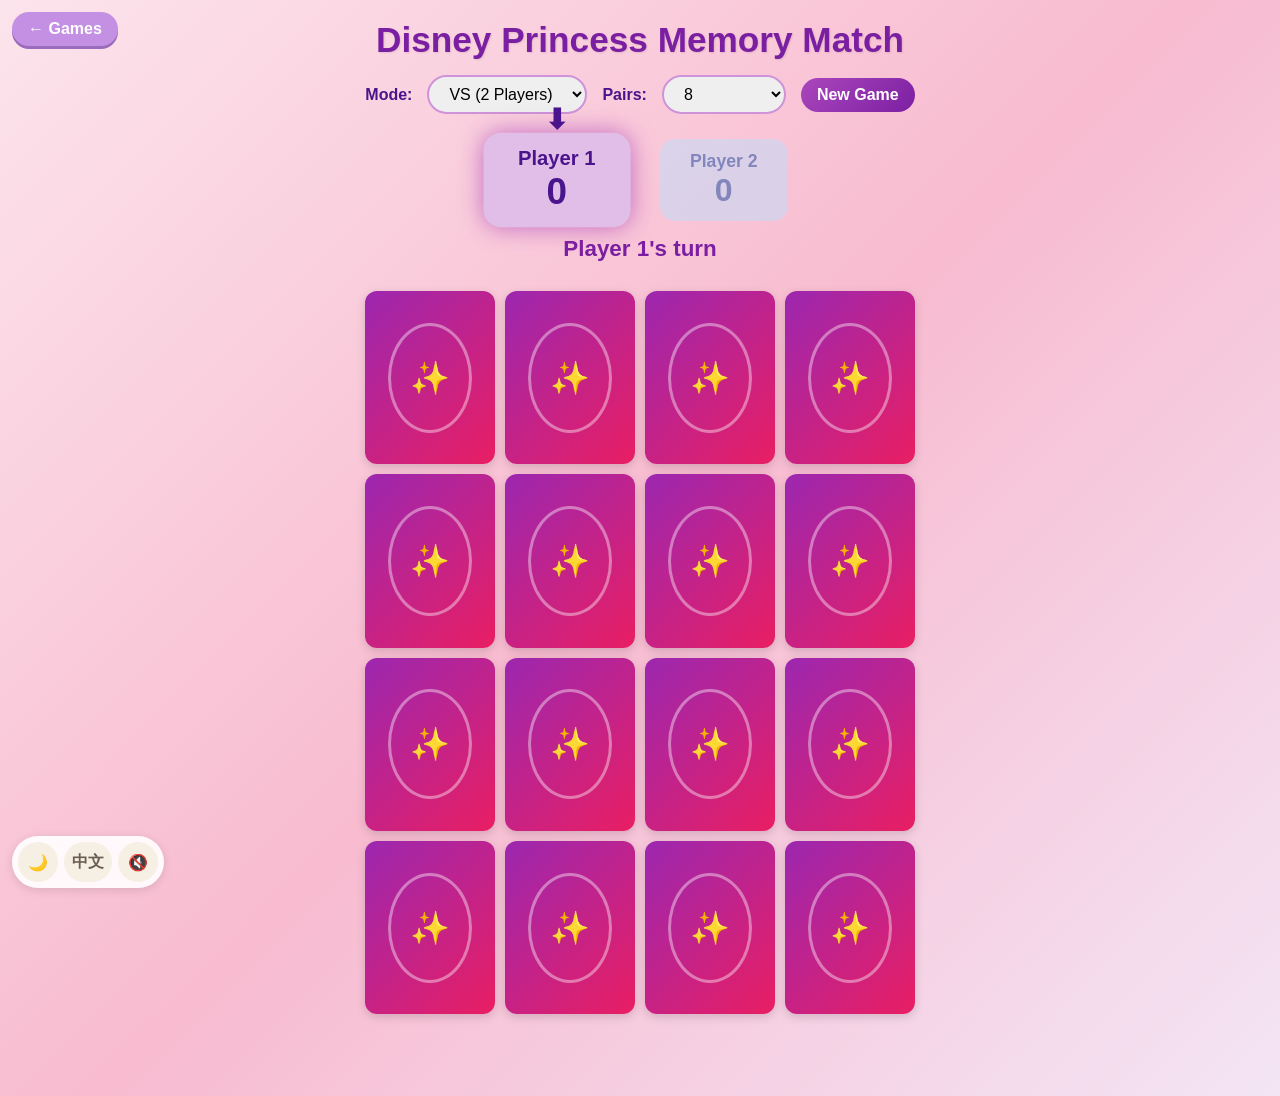
<file: memory-game/index.html>
<!DOCTYPE html>
<html lang="en">
<head>
<meta charset="UTF-8">
<meta name="viewport" content="width=device-width, initial-scale=1.0">
<title>Disney Princess Memory Match</title>
<style>
  * { margin: 0; padding: 0; box-sizing: border-box; }

  body {
    font-family: 'Segoe UI', Tahoma, Geneva, Verdana, sans-serif;
    min-height: 100vh;
    display: flex;
    flex-direction: column;
    align-items: center;
    transition: background 0.5s;
    overflow-x: hidden;
  }

  body.turn-p1 {
    background: linear-gradient(135deg, #fce4ec, #f8bbd0, #f3e5f5);
  }

  body.turn-p2 {
    background: linear-gradient(135deg, #e3f2fd, #bbdefb, #e8eaf6);
  }

  body.solo-mode {
    background: linear-gradient(135deg, #fce4ec, #f3e5f5, #e8eaf6);
  }

  h1 {
    margin-top: 20px;
    font-size: 2.2rem;
    color: #7b1fa2;
    text-shadow: 1px 1px 2px rgba(0,0,0,0.1);
  }

  .controls {
    display: flex;
    align-items: center;
    gap: 15px;
    margin: 15px 0;
    flex-wrap: wrap;
    justify-content: center;
  }

  .controls label {
    font-size: 1rem;
    color: #4a148c;
    font-weight: 600;
  }

  .controls select, .controls button {
    padding: 8px 16px;
    border-radius: 20px;
    border: 2px solid #ce93d8;
    font-size: 1rem;
    cursor: pointer;
  }

  .controls button {
    background: linear-gradient(135deg, #ab47bc, #7b1fa2);
    color: white;
    border: none;
    font-weight: 600;
    transition: transform 0.15s;
  }

  .controls button:hover { transform: scale(1.05); }

  .scoreboard {
    display: flex;
    justify-content: center;
    gap: 40px;
    margin: 10px 0;
    width: 100%;
    max-width: 600px;
  }

  .player-score {
    text-align: center;
    padding: 12px 30px;
    border-radius: 15px;
    font-size: 1.1rem;
    font-weight: 600;
    transition: all 0.4s;
    position: relative;
    opacity: 0.5;
  }

  .player-score.p1 {
    background: #e1bee7;
    color: #4a148c;
  }

  .player-score.p2 {
    background: #bbdefb;
    color: #0d47a1;
  }

  .player-score.active {
    transform: scale(1.15);
    opacity: 1;
    box-shadow: 0 0 20px rgba(156, 39, 176, 0.6);
  }

  .player-score.p2.active {
    box-shadow: 0 0 20px rgba(33, 150, 243, 0.6);
  }

  .player-score .score-num {
    font-size: 2rem;
    display: block;
  }

  .player-score .turn-arrow {
    position: absolute;
    top: -25px;
    left: 50%;
    transform: translateX(-50%);
    font-size: 1.5rem;
    opacity: 0;
    transition: opacity 0.3s;
  }

  .player-score.active .turn-arrow {
    opacity: 1;
    animation: bounce 0.8s infinite;
  }

  @keyframes bounce {
    0%, 100% { transform: translateX(-50%) translateY(0); }
    50% { transform: translateX(-50%) translateY(-8px); }
  }

  .turn-indicator {
    text-align: center;
    font-size: 1.4rem;
    margin: 5px 0 10px;
    font-weight: 700;
    min-height: 35px;
    transition: color 0.3s;
  }

  .turn-indicator.p1-turn { color: #7b1fa2; }
  .turn-indicator.p2-turn { color: #1565c0; }
  .turn-indicator.solo-turn { color: #6a1b9a; }

  /* Solo mode stats */
  .solo-stats {
    display: none;
    justify-content: center;
    gap: 30px;
    margin: 10px 0;
  }

  .solo-stats.visible { display: flex; }

  .solo-stat {
    text-align: center;
    padding: 10px 25px;
    border-radius: 15px;
    background: #f3e5f5;
    color: #4a148c;
    font-weight: 600;
  }

  .solo-stat .stat-num {
    font-size: 2rem;
    display: block;
  }

  .grid {
    display: grid;
    gap: 10px;
    padding: 10px;
    max-width: 900px;
    width: 100%;
    justify-content: center;
  }

  .card {
    aspect-ratio: 3/4;
    perspective: 800px;
    cursor: pointer;
  }

  .card-inner {
    position: relative;
    width: 100%;
    height: 100%;
    transition: transform 0.5s;
    transform-style: preserve-3d;
  }

  .card.flipped .card-inner,
  .card.matched .card-inner {
    transform: rotateY(180deg);
  }

  .card-front, .card-back {
    position: absolute;
    width: 100%;
    height: 100%;
    backface-visibility: hidden;
    border-radius: 12px;
    overflow: hidden;
    box-shadow: 0 3px 10px rgba(0,0,0,0.15);
  }

  .card-back {
    background: linear-gradient(135deg, #9c27b0, #e91e63);
    display: flex;
    align-items: center;
    justify-content: center;
  }

  .card-back::before {
    content: '';
    width: 60%;
    height: 60%;
    border: 3px solid rgba(255,255,255,0.4);
    border-radius: 50%;
  }

  .card-back::after {
    content: '\2728';
    position: absolute;
    font-size: 2rem;
  }

  .card-front {
    transform: rotateY(180deg);
    background: white;
    display: flex;
    flex-direction: column;
    align-items: center;
    justify-content: center;
  }

  .card-front img {
    width: 100%;
    height: 80%;
    object-fit: contain;
    padding: 5px;
  }

  .card-front .char-name {
    font-size: 0.8rem;
    font-weight: 600;
    color: #4a148c;
    padding: 2px 0 5px;
    text-align: center;
  }

  /* Match celebration */
  .card.matched .card-front {
    background: linear-gradient(135deg, #fff9c4, #fff176);
    animation: matchGlow 0.6s ease-out;
  }

  .card.matched {
    cursor: default;
    animation: matchBounce 0.6s ease-out;
  }

  @keyframes matchBounce {
    0% { transform: scale(1); }
    30% { transform: scale(1.15); }
    50% { transform: scale(0.95); }
    70% { transform: scale(1.05); }
    100% { transform: scale(1); }
  }

  @keyframes matchGlow {
    0% { box-shadow: 0 0 0 rgba(255, 215, 0, 0); }
    50% { box-shadow: 0 0 30px rgba(255, 215, 0, 0.8), 0 0 60px rgba(255, 215, 0, 0.4); }
    100% { box-shadow: 0 0 10px rgba(255, 215, 0, 0.3); }
  }

  /* Sparkle particles */
  .sparkle {
    position: fixed;
    pointer-events: none;
    z-index: 50;
    font-size: 1.5rem;
    animation: sparkleFly 1s ease-out forwards;
  }

  @keyframes sparkleFly {
    0% { opacity: 1; transform: translate(0, 0) scale(1) rotate(0deg); }
    100% { opacity: 0; transform: translate(var(--dx), var(--dy)) scale(0) rotate(360deg); }
  }

  /* Match banner */
  .match-banner {
    position: fixed;
    top: 40%;
    left: 50%;
    transform: translate(-50%, -50%) scale(0);
    z-index: 60;
    font-size: 3rem;
    font-weight: 800;
    color: #ff6f00;
    text-shadow: 2px 2px 0 #fff, -2px -2px 0 #fff, 2px -2px 0 #fff, -2px 2px 0 #fff;
    pointer-events: none;
    white-space: nowrap;
  }

  .match-banner.show {
    animation: bannerPop 1s ease-out forwards;
  }

  @keyframes bannerPop {
    0% { transform: translate(-50%, -50%) scale(0) rotate(-10deg); opacity: 0; }
    20% { transform: translate(-50%, -50%) scale(1.3) rotate(3deg); opacity: 1; }
    40% { transform: translate(-50%, -50%) scale(1) rotate(-1deg); opacity: 1; }
    80% { transform: translate(-50%, -50%) scale(1) rotate(0deg); opacity: 1; }
    100% { transform: translate(-50%, -50%) scale(1.5) rotate(0deg); opacity: 0; }
  }

  .overlay {
    display: none;
    position: fixed;
    inset: 0;
    background: rgba(0,0,0,0.6);
    z-index: 100;
    align-items: center;
    justify-content: center;
  }

  .overlay.visible { display: flex; }

  .win-screen {
    background: white;
    border-radius: 25px;
    padding: 40px 50px;
    text-align: center;
    box-shadow: 0 10px 40px rgba(0,0,0,0.3);
    animation: popIn 0.4s ease-out;
  }

  @keyframes popIn {
    from { transform: scale(0.5); opacity: 0; }
    to { transform: scale(1); opacity: 1; }
  }

  .win-screen h2 {
    font-size: 2rem;
    color: #7b1fa2;
    margin-bottom: 10px;
  }

  .win-screen p {
    font-size: 1.2rem;
    color: #555;
    margin-bottom: 20px;
  }

  .win-screen button {
    padding: 12px 30px;
    border-radius: 25px;
    border: none;
    background: linear-gradient(135deg, #ab47bc, #7b1fa2);
    color: white;
    font-size: 1.1rem;
    font-weight: 600;
    cursor: pointer;
    transition: transform 0.15s;
  }

  .win-screen button:hover { transform: scale(1.05); }

  /* back to the Game Zone launcher */
  .home-btn {
    position: fixed;
    top: 12px; left: 12px;
    z-index: 40;
    font-family: 'Segoe UI', Arial, sans-serif;
    font-weight: 700;
    font-size: 1rem;
    text-decoration: none;
    color: #fff;
    background: #c490e4;
    padding: 8px 16px;
    border-radius: 40px;
    box-shadow: 0 3px 0 #9b6bbd;
  }
  .home-btn:active { transform: translateY(2px); box-shadow: 0 1px 0 #9b6bbd; }

  /* dark mode */
  html[data-theme="dark"] body.turn-p1 { background: linear-gradient(135deg, #2a1830, #3a1d3f, #251a3a); }
  html[data-theme="dark"] body.turn-p2 { background: linear-gradient(135deg, #16213a, #1b2d4f, #1d1f3d); }
  html[data-theme="dark"] body.solo-mode { background: linear-gradient(135deg, #2a1830, #251a3a, #1d1f3d); }
  html[data-theme="dark"] h1 { color: #e1a6f0; }
  html[data-theme="dark"] .controls label { color: #e1bee7; }
  html[data-theme="dark"] .controls select { background: #2f3150; color: #ece9f5; }
  html[data-theme="dark"] .player-score.p1 { background: #4a2a5a; color: #f3d9fb; }
  html[data-theme="dark"] .player-score.p2 { background: #1e3a5f; color: #cfe3ff; }
  html[data-theme="dark"] .turn-indicator.p1-turn,
  html[data-theme="dark"] .turn-indicator.solo-turn { color: #e1a6f0; }
  html[data-theme="dark"] .turn-indicator.p2-turn { color: #90caf9; }
  html[data-theme="dark"] .solo-stat { background: #3a2a4a; color: #f3d9fb; }
  html[data-theme="dark"] .card:not(.matched) .card-front { background: #2f3150; }
  html[data-theme="dark"] .card:not(.matched) .card-front .char-name { color: #f3d9fb; }
  html[data-theme="dark"] .win-screen { background: #262842; }
  html[data-theme="dark"] .win-screen h2 { color: #e1a6f0; }
  html[data-theme="dark"] .win-screen p { color: #c9c0e0; }
</style>
<script src="../shared/kg.js"></script>
<link rel="stylesheet" href="../shared/kg.css">
</head>
<body class="turn-p1">
<a class="home-btn" href="../index.html" data-t="games">← Games</a>


<h1 data-t="title">Disney Princess Memory Match</h1>

<div class="controls">
  <label for="gameMode" data-t="mode">Mode:</label>
  <select id="gameMode">
    <option value="solo">Solo</option>
    <option value="vs" selected>VS (2 Players)</option>
  </select>
  <label for="pairCount" data-t="pairs">Pairs:</label>
  <select id="pairCount">
    <option value="4">4 (Easy)</option>
    <option value="6">6</option>
    <option value="8" selected>8</option>
    <option value="10">10</option>
    <option value="12">12</option>
    <option value="16">16 (Hard)</option>
  </select>
  <button onclick="newGame()" data-t="newGame">New Game</button>
</div>

<!-- VS mode scoreboard -->
<div class="scoreboard" id="vsScoreboard">
  <div class="player-score p1 active" id="p1score">
    <div class="turn-arrow">&#11015;</div>
    <span data-t="p1">Player 1</span>
    <span class="score-num" id="p1num">0</span>
  </div>
  <div class="player-score p2" id="p2score">
    <div class="turn-arrow">&#11015;</div>
    <span data-t="p2">Player 2</span>
    <span class="score-num" id="p2num">0</span>
  </div>
</div>

<!-- Solo mode stats -->
<div class="solo-stats" id="soloStats">
  <div class="solo-stat">
    <span data-t="matches">Matches</span>
    <span class="stat-num" id="soloMatches">0</span>
  </div>
  <div class="solo-stat">
    <span data-t="turns">Turns</span>
    <span class="stat-num" id="soloTurns">0</span>
  </div>
</div>

<div class="turn-indicator p1-turn" id="turnIndicator">Player 1's turn</div>

<div class="grid" id="grid"></div>

<div class="match-banner" id="matchBanner"></div>

<div class="overlay" id="overlay">
  <div class="win-screen">
    <h2 id="winTitle">You Win!</h2>
    <p id="winMsg"></p>
    <button onclick="newGame(); document.getElementById('overlay').classList.remove('visible');" data-t="playAgain">Play Again</button>
  </div>
</div>

<script>
const { M, t: T } = KG;
const TXT = {
  ...KG.common,
  title: M('Disney Princess Memory Match', '迪士尼[dí shì ní|Disney] 公主[gōng zhǔ|princess] 记忆[jì yì|memory] 配对[pèi duì|match]'),
  mode: M('Mode:', '模式[mó shì|mode]：'),
  pairs: M('Pairs:', '对数[duì shù|pairs]：'),
  newGame: M('New Game', '新[xīn|new] 游戏[yóu xì|game]'),
  p1: M('Player 1', '玩家[wán jiā|player] 1'),
  p2: M('Player 2', '玩家[wán jiā|player] 2'),
  matches: M('Matches', '配对[pèi duì|matches]'),
  turns: M('Turns', '回合[huí hé|turns]'),
  solo: M('Solo', '单人[dān rén|solo]'),
  vs: M('VS (2 Players)', '对战[duì zhàn|versus]（两人[liǎng rén|2 players]）'),
  easy: M('4 (Easy)', '4（简单[jiǎn dān|easy]）'),
  hard: M('16 (Hard)', '16（困难[kùn nan|hard]）'),
  turnOf: n => M(`Player ${n}'s turn`, `轮到[lún dào|it's the turn of] 玩家[wán jiā|player] ${n} 了[le|(now)]`),
  findAll: M('Find all the princesses!', '找到[zhǎo dào|find] 所有的[suǒ yǒu de|all the] 公主[gōng zhǔ|princesses]！'),
  foundAll: M('You Found Them All!', '你[nǐ|you] 全部[quán bù|all] 找到了[zhǎo dào le|found]！'),
  soloScore: (m, t) => M(`${m} matches in ${t} turns`, `${t} 个[gè|(measure word)] 回合[huí hé|turns] 找到了[zhǎo dào le|found] ${m} 对[duì|pairs]`),
  wins: n => M(`Player ${n} Wins!`, `玩家[wán jiā|player] ${n} 赢了[yíng le|wins]！`),
  tie: M("It's a Tie!", '平局[píng jú|it\'s a tie]！'),
};
KG.fill(TXT);
document.querySelector('#gameMode option[value="solo"]').textContent = KG.both(TXT.solo);
document.querySelector('#gameMode option[value="vs"]').textContent = KG.both(TXT.vs);
document.querySelector('#pairCount option[value="4"]').textContent = KG.both(TXT.easy);
document.querySelector('#pairCount option[value="16"]').textContent = KG.both(TXT.hard);

const CHARACTERS = [
  { name: 'Elsa', img: 'images/elsa.jpg' },
  { name: 'Anna', img: 'images/anna.jpg' },
  { name: 'Moana', img: 'images/moana.png' },
  { name: 'Rapunzel', img: 'images/rapunzel.jpg' },
  { name: 'Ariel', img: 'images/ariel.jpg' },
  { name: 'Belle', img: 'images/belle.jpg' },
  { name: 'Cinderella', img: 'images/cinderella.jpg' },
  { name: 'Jasmine', img: 'images/jasmine.jpg' },
  { name: 'Snow White', img: 'images/snow_white.jpg' },
  { name: 'Tiana', img: 'images/tiana.jpg' },
  { name: 'Mulan', img: 'images/mulan.jpg' },
  { name: 'Merida', img: 'images/merida.jpg' },
  { name: 'Aurora', img: 'images/aurora.jpg' },
  { name: 'Pocahontas', img: 'images/pocahontas.jpg' },
  { name: 'Mirabel', img: 'images/mirabel.png' },
  { name: 'Raya', img: 'images/raya.jpg' },
];

const MATCH_PHRASES = [
  M('Amazing!', '太[tài|so] 厉害了[lì hai le|amazing]！'),
  name => M(`You found ${name}!`, `你[nǐ|you] 找到了[zhǎo dào le|found] ${name}！`),
  M('Wonderful!', '太[tài|so] 好了[hǎo le|wonderful]！'),
  M('Magical!', '太[tài|so] 神奇了[shén qí le|magical]！'),
  M('Sparkle sparkle!', '闪闪[shǎn shǎn|sparkle] 亮亮[liàng liàng|shiny]！'),
  M('Princess power!', '公主[gōng zhǔ|princess] 力量[lì liang|power]！'),
  M('Perfect match!', '完美[wán měi|perfect] 配对[pèi duì|match]！'),
  M('Beautiful!', '真[zhēn|really] 漂亮[piào liang|beautiful]！'),
  M('Hooray!', '好耶[hǎo yē|hooray]！'),
  M('Fantastic!', '太[tài|so] 棒了[bàng le|fantastic]！'),
  M('You did it!', '你[nǐ|you] 做到了[zuò dào le|did it]！'),
  M('Dazzling!', '闪闪[shǎn shǎn|sparkling] 发光[fā guāng|shining]！'),
];

let gameMode = 'vs';
let currentPlayer = 0;
let scores = [0, 0];
let soloTurns = 0;
let flippedCards = [];
let matchedCount = 0;
let totalPairs = 0;
let locked = false;

function shuffle(arr) {
  for (let i = arr.length - 1; i > 0; i--) {
    const j = Math.floor(Math.random() * (i + 1));
    [arr[i], arr[j]] = [arr[j], arr[i]];
  }
  return arr;
}

function gridColumns(count) {
  // Map each pair count to columns that divide evenly into total cards
  const total = count * 2;
  const colMap = { 8:4, 12:4, 16:4, 20:5, 24:6, 32:8 };
  return colMap[total] || 4;
}

function newGame() {
  gameMode = document.getElementById('gameMode').value;
  const pairCount = parseInt(document.getElementById('pairCount').value);
  totalPairs = pairCount;
  currentPlayer = 0;
  scores = [0, 0];
  soloTurns = 0;
  flippedCards = [];
  matchedCount = 0;
  locked = false;

  // Show/hide scoreboards based on mode
  const vsBoard = document.getElementById('vsScoreboard');
  const soloBoard = document.getElementById('soloStats');
  if (gameMode === 'solo') {
    vsBoard.style.display = 'none';
    soloBoard.classList.add('visible');
    document.body.className = 'solo-mode';
  } else {
    vsBoard.style.display = 'flex';
    soloBoard.classList.remove('visible');
    document.body.className = 'turn-p1';
  }

  updateScoreboard();

  const selected = shuffle([...CHARACTERS]).slice(0, pairCount);
  const cards = shuffle([...selected, ...selected]);

  const grid = document.getElementById('grid');
  const cols = gridColumns(pairCount);
  grid.style.gridTemplateColumns = `repeat(${cols}, minmax(80px, 130px))`;
  grid.innerHTML = '';

  cards.forEach((char, i) => {
    const card = document.createElement('div');
    card.className = 'card';
    card.dataset.name = char.name;
    card.dataset.index = i;
    card.innerHTML = `
      <div class="card-inner">
        <div class="card-back"></div>
        <div class="card-front">
          <img src="${char.img}" alt="${char.name}" draggable="false">
          <div class="char-name">${char.name}</div>
        </div>
      </div>
    `;
    card.addEventListener('click', () => flipCard(card));
    grid.appendChild(card);
  });
}

function flipCard(card) {
  if (locked) return;
  if (card.classList.contains('flipped') || card.classList.contains('matched')) return;
  if (flippedCards.length >= 2) return;

  card.classList.add('flipped');
  flippedCards.push(card);

  if (flippedCards.length === 2) {
    locked = true;
    if (gameMode === 'solo') soloTurns++;
    const [a, b] = flippedCards;

    if (a.dataset.name === b.dataset.name) {
      setTimeout(() => {
        a.classList.add('matched');
        b.classList.add('matched');
        scores[currentPlayer]++;
        matchedCount++;
        updateScoreboard();

        // Celebration!
        celebrateMatch(a, b, a.dataset.name);

        flippedCards = [];
        locked = false;

        if (matchedCount === totalPairs) {
          setTimeout(showWinner, 1200);
        }
      }, 400);
    } else {
      setTimeout(() => {
        a.classList.remove('flipped');
        b.classList.remove('flipped');
        flippedCards = [];
        if (gameMode === 'vs') {
          currentPlayer = 1 - currentPlayer;
        }
        updateScoreboard();
        locked = false;
      }, 1000);
    }
  }
}

function celebrateMatch(cardA, cardB, charName) {
  // Spawn sparkles from both cards
  [cardA, cardB].forEach(card => {
    const rect = card.getBoundingClientRect();
    const cx = rect.left + rect.width / 2;
    const cy = rect.top + rect.height / 2;
    for (let i = 0; i < 8; i++) {
      spawnSparkle(cx, cy);
    }
  });

  // Show match banner
  const banner = document.getElementById('matchBanner');
  const phrase = MATCH_PHRASES[Math.floor(Math.random() * MATCH_PHRASES.length)];
  banner.innerHTML = T(typeof phrase === 'function' ? phrase(charName) : phrase);
  banner.classList.remove('show');
  void banner.offsetWidth; // reflow
  banner.classList.add('show');
}

function spawnSparkle(x, y) {
  const el = document.createElement('div');
  el.className = 'sparkle';
  const symbols = ['\u2728', '\u2B50', '\u1F496', '\u2764', '\u1FA77', '\u2744'];
  el.textContent = ['✨', '⭐', '💖', '💫', '🌟', '❤️'][Math.floor(Math.random() * 6)];
  const angle = Math.random() * Math.PI * 2;
  const dist = 60 + Math.random() * 80;
  el.style.left = x + 'px';
  el.style.top = y + 'px';
  el.style.setProperty('--dx', Math.cos(angle) * dist + 'px');
  el.style.setProperty('--dy', Math.sin(angle) * dist + 'px');
  el.style.fontSize = (1 + Math.random() * 1.5) + 'rem';
  document.body.appendChild(el);
  setTimeout(() => el.remove(), 1000);
}

function updateScoreboard() {
  const indicator = document.getElementById('turnIndicator');

  if (gameMode === 'solo') {
    document.getElementById('soloMatches').textContent = matchedCount;
    document.getElementById('soloTurns').textContent = soloTurns;
    indicator.innerHTML = T(TXT.findAll);
    indicator.className = 'turn-indicator solo-turn';
    return;
  }

  document.getElementById('p1num').textContent = scores[0];
  document.getElementById('p2num').textContent = scores[1];

  const p1 = document.getElementById('p1score');
  const p2 = document.getElementById('p2score');
  p1.classList.toggle('active', currentPlayer === 0);
  p2.classList.toggle('active', currentPlayer === 1);

  if (currentPlayer === 0) {
    indicator.innerHTML = T(TXT.turnOf(1));
    indicator.className = 'turn-indicator p1-turn';
    document.body.className = 'turn-p1';
  } else {
    indicator.innerHTML = T(TXT.turnOf(2));
    indicator.className = 'turn-indicator p2-turn';
    document.body.className = 'turn-p2';
  }
}

function showWinner() {
  const overlay = document.getElementById('overlay');
  const title = document.getElementById('winTitle');
  const msg = document.getElementById('winMsg');

  if (gameMode === 'solo') {
    title.innerHTML = T(TXT.foundAll);
    msg.innerHTML = T(TXT.soloScore(matchedCount, soloTurns));
  } else if (scores[0] > scores[1]) {
    title.innerHTML = T(TXT.wins(1));
    msg.textContent = `${scores[0]} - ${scores[1]}`;
  } else if (scores[1] > scores[0]) {
    title.innerHTML = T(TXT.wins(2));
    msg.textContent = `${scores[1]} - ${scores[0]}`;
  } else {
    title.innerHTML = T(TXT.tie);
    msg.textContent = `${scores[0]} - ${scores[1]}`;
  }

  // Big sparkle burst for the win
  for (let i = 0; i < 30; i++) {
    setTimeout(() => {
      spawnSparkle(
        window.innerWidth * 0.2 + Math.random() * window.innerWidth * 0.6,
        window.innerHeight * 0.2 + Math.random() * window.innerHeight * 0.6
      );
    }, i * 50);
  }

  overlay.classList.add('visible');
}

newGame();
</script>
</body>
</html>
</file>
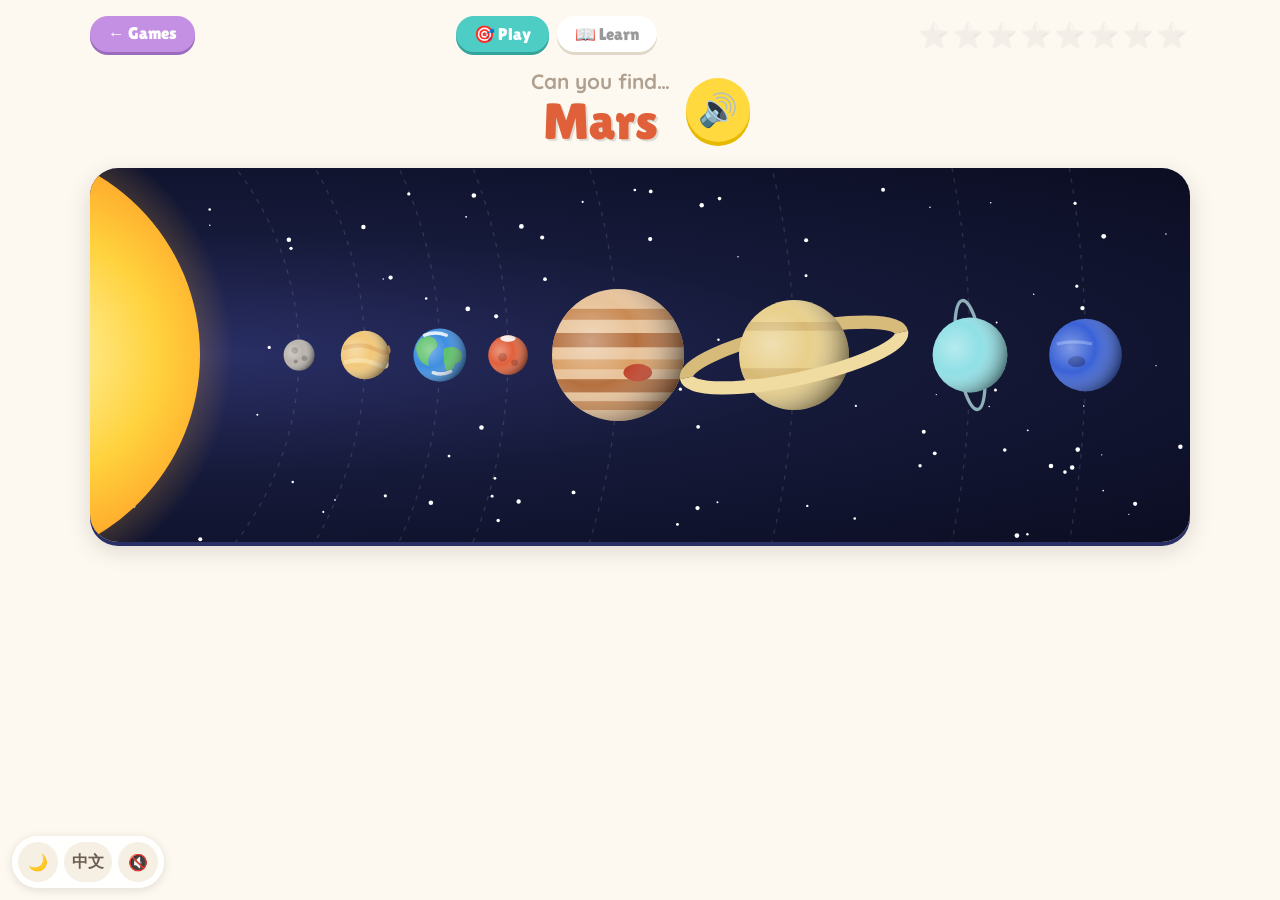
<file: planets-game/index.html>
<!DOCTYPE html>
<html lang="en">
<head>
<meta charset="UTF-8">
<meta name="viewport" content="width=device-width, initial-scale=1.0">
<title>Planet Explorer</title>
<style>
  @import url('https://fonts.googleapis.com/css2?family=Lilita+One&family=Quicksand:wght@500;700&display=swap');

  :root {
    --space: #161a3a;
    --space-deep: #0b0d22;
    --ink: #3a3a3a;
  }

  * { margin: 0; padding: 0; box-sizing: border-box; }

  body {
    font-family: 'Quicksand', sans-serif;
    min-height: 100vh;
    background: #fef9f0;
    color: var(--ink);
    display: flex;
    flex-direction: column;
    align-items: center;
    padding: 16px 16px 32px;
    -webkit-tap-highlight-color: transparent;
    user-select: none;
  }

  /* --- top bar --- */
  .topbar {
    width: 100%;
    max-width: 1100px;
    display: flex;
    align-items: center;
    justify-content: space-between;
    gap: 12px;
    margin-bottom: 12px;
  }
  .home {
    font-family: 'Lilita One', cursive;
    text-decoration: none;
    color: #fff;
    background: #c490e4;
    padding: 8px 18px;
    border-radius: 40px;
    box-shadow: 0 3px 0 #9b6bbd;
    font-size: 1.05rem;
  }
  .modes { display: flex; gap: 8px; }
  .mode-btn {
    font-family: 'Lilita One', cursive;
    font-size: 1.05rem;
    border: none;
    padding: 8px 18px;
    border-radius: 40px;
    background: #fff;
    color: #999;
    box-shadow: 0 3px 0 #e2d8c8;
    cursor: pointer;
  }
  .mode-btn.active { background: #4ecdc4; color: #fff; box-shadow: 0 3px 0 #33a39b; }

  .stars {
    font-size: 1.6rem;
    letter-spacing: 2px;
    min-width: 8.5em;
    text-align: right;
  }
  .stars .empty { filter: grayscale(1); opacity: .25; }

  /* --- prompt --- */
  .prompt {
    display: flex;
    align-items: center;
    gap: 16px;
    min-height: 92px;
    margin-bottom: 12px;
  }
  .prompt-text {
    font-family: 'Lilita One', cursive;
    font-size: clamp(1.8rem, 5vw, 3.2rem);
    text-align: center;
    line-height: 1.1;
  }
  .prompt-text .small {
    display: block;
    font-family: 'Quicksand', sans-serif;
    font-weight: 700;
    font-size: clamp(1rem, 2.4vw, 1.3rem);
    color: #b0a090;
  }
  .target-word { display: inline-block; padding: 0 .15em; text-shadow: 2px 2px 0 rgba(0,0,0,.12); }
  .target-word.pop { animation: popIn .5s cubic-bezier(.17,.67,.29,1.3) both; }

  .speak-btn {
    font-size: 2rem;
    width: 64px; height: 64px;
    flex: none;
    border-radius: 50%;
    border: none;
    background: #ffd93d;
    box-shadow: 0 4px 0 #e6b800;
    cursor: pointer;
  }
  .speak-btn:active { transform: translateY(3px); box-shadow: 0 1px 0 #e6b800; }

  @keyframes popIn {
    0%   { opacity: 0; transform: scale(.5); }
    100% { opacity: 1; transform: scale(1); }
  }

  /* --- space scene --- */
  .space-wrap {
    position: relative;
    width: 100%;
    max-width: 1100px;
    border-radius: 28px;
    overflow: hidden;
    background: radial-gradient(ellipse at 10% 50%, #2a2f66 0%, var(--space) 45%, var(--space-deep) 100%);
    box-shadow: 0 4px 0 #2a2f66, 0 8px 24px rgba(0,0,0,.15);
  }
  svg { display: block; width: 100%; height: auto; }

  .twinkle { animation: twinkle ease-in-out infinite alternate; }
  @keyframes twinkle { from { opacity: .2; } to { opacity: 1; } }

  .orbit { fill: none; stroke: rgba(255,255,255,.12); stroke-width: 1.2; stroke-dasharray: 4 6; }

  .body { cursor: pointer; }
  .body .art {
    transform-box: fill-box;
    transform-origin: center;
    transition: filter .25s ease;
  }
  .body .hit { fill: transparent; }
  .glow {
    fill: none;
    stroke: var(--c);
    stroke-width: 4;
    opacity: 0;
    transition: opacity .3s ease;
    pointer-events: none;
  }
  @media (hover: hover) {
    .body:hover .art { filter: brightness(1.2); }
  }
  .body.found .glow { opacity: .9; }
  .body.wrong .art { animation: shake .45s ease; }
  .body.hint .glow { animation: pulse 1s ease-in-out infinite; }
  .body.bounce .art { animation: bounce .5s cubic-bezier(.17,.67,.29,1.3); }

  @keyframes shake {
    0%, 100% { transform: translateX(0); }
    20% { transform: translateX(-8px); }
    40% { transform: translateX(8px); }
    60% { transform: translateX(-5px); }
    80% { transform: translateX(5px); }
  }
  @keyframes pulse {
    0%, 100% { opacity: 0; }
    50% { opacity: 1; }
  }
  @keyframes bounce {
    0% { transform: scale(1); }
    50% { transform: scale(1.15); }
    100% { transform: scale(1); }
  }

  .label {
    font-family: 'Lilita One', cursive;
    font-size: 22px;
    fill: #fff;
    stroke: rgba(0,0,0,.6);
    stroke-width: 5px;
    paint-order: stroke;
    text-anchor: middle;
    dominant-baseline: middle;
    pointer-events: none;
    opacity: 0;
    transition: opacity .3s ease;
  }
  .label.show { opacity: 1; }
  .label .py { font-family: 'Quicksand', sans-serif; font-size: 13px; stroke-width: 4px; }

  /* --- fact strip --- */
  .fact {
    min-height: 2.4em;
    margin-top: 14px;
    max-width: 900px;
    text-align: center;
    font-weight: 700;
    font-size: clamp(1rem, 2.4vw, 1.35rem);
    color: #8a7a6a;
  }
  .fact.pop { animation: popIn .4s cubic-bezier(.17,.67,.29,1.3) both; }

  /* --- speech bubble for wrong taps --- */
  .bubble {
    position: absolute;
    transform: translate(-50%, -120%);
    background: #fff;
    border-radius: 20px;
    padding: 8px 16px;
    font-family: 'Lilita One', cursive;
    font-size: clamp(1rem, 2.4vw, 1.5rem);
    box-shadow: 0 4px 14px rgba(0,0,0,.25);
    pointer-events: none;
    white-space: nowrap;
    animation: popIn .3s cubic-bezier(.17,.67,.29,1.3) both;
  }
  .bubble::after {
    content: '';
    position: absolute;
    left: 50%; bottom: -10px;
    transform: translateX(-50%);
    border: 10px solid transparent;
    border-bottom: none;
    border-top-color: #fff;
  }

  /* --- celebration --- */
  .confetti {
    position: fixed;
    top: -20px;
    width: 12px; height: 12px;
    border-radius: 3px;
    pointer-events: none;
    z-index: 10;
    animation: fall linear forwards;
  }
  @keyframes fall {
    to { transform: translateY(110vh) rotate(720deg); }
  }

  .overlay {
    position: fixed;
    inset: 0;
    background: rgba(254, 249, 240, .85);
    display: none;
    align-items: center;
    justify-content: center;
    z-index: 5;
  }
  .overlay.show { display: flex; }
  .win-card {
    background: #fff;
    border-radius: 28px;
    padding: 40px 48px;
    text-align: center;
    box-shadow: 0 6px 0 #ffd93d, 0 12px 40px rgba(0,0,0,.12);
    animation: popIn .5s cubic-bezier(.17,.67,.29,1.3) both;
  }
  .win-card .big { font-size: 5rem; line-height: 1; }
  .win-card h2 {
    font-family: 'Lilita One', cursive;
    font-size: 2.4rem;
    margin: 12px 0 8px;
    color: #ff6b9d;
  }
  .win-card p { font-weight: 700; color: #999; margin-bottom: 24px; font-size: 1.15rem; }
  .win-buttons { display: flex; gap: 12px; justify-content: center; flex-wrap: wrap; }
  .play-again, .win-home {
    font-family: 'Lilita One', cursive;
    font-size: 1.4rem;
    border: none;
    padding: 12px 32px;
    border-radius: 40px;
    color: #fff;
    cursor: pointer;
    text-decoration: none;
  }
  .play-again { background: #4ecdc4; box-shadow: 0 4px 0 #33a39b; }
  .win-home { background: #c490e4; box-shadow: 0 4px 0 #9b6bbd; }

  @media (max-width: 600px) {
    .stars { font-size: 1rem; min-width: 0; }
    .home, .mode-btn { font-size: .9rem; padding: 6px 12px; }
    .speak-btn { width: 52px; height: 52px; font-size: 1.6rem; }
  }
</style>
<script src="../shared/kg.js"></script>
<link rel="stylesheet" href="../shared/kg.css">
</head>
<body>

<div class="topbar">
  <a class="home" href="../index.html" data-t="games">← Games</a>
  <div class="modes">
    <button class="mode-btn active" data-mode="play" data-t="play">🎯 Play</button>
    <button class="mode-btn" data-mode="learn" data-t="learn">📖 Learn</button>
  </div>
  <div class="stars" id="stars"></div>
</div>

<div class="prompt">
  <div class="prompt-text" id="promptText"></div>
  <button class="speak-btn" id="speakBtn" title="Say it again">🔊</button>
</div>

<div class="space-wrap" id="spaceWrap">
  <svg id="space" viewBox="0 0 1000 340" xmlns="http://www.w3.org/2000/svg">
    <defs>
      <!-- light from the Sun on the left, shadow on the right -->
      <radialGradient id="shade" cx="30%" cy="40%" r="75%">
        <stop offset="0%" stop-color="#fff" stop-opacity=".35"/>
        <stop offset="45%" stop-color="#fff" stop-opacity="0"/>
        <stop offset="100%" stop-color="#000" stop-opacity=".55"/>
      </radialGradient>
      <radialGradient id="sunGrad" cx="60%" cy="50%" r="60%">
        <stop offset="0%" stop-color="#fff6b0"/>
        <stop offset="50%" stop-color="#ffd23d"/>
        <stop offset="100%" stop-color="#ff8a1e"/>
      </radialGradient>
      <radialGradient id="sunGlow" cx="50%" cy="50%" r="50%">
        <stop offset="60%" stop-color="#ffb43d" stop-opacity=".5"/>
        <stop offset="100%" stop-color="#ffb43d" stop-opacity="0"/>
      </radialGradient>
    </defs>
    <g id="starfield"></g>
    <g id="orbits"></g>
    <g id="bodies"></g>
  </svg>
</div>

<div class="fact" id="fact"></div>

<div class="overlay" id="overlay">
  <div class="win-card">
    <div class="big">🪐🏆</div>
    <h2 data-t="foundAll">You found every planet!</h2>
    <p id="winMsg"></p>
    <div class="win-buttons">
      <button class="play-again" id="playAgain" data-t="playAgain">Play again</button>
      <a class="win-home" href="../index.html" data-t="games">← Games</a>
    </div>
  </div>
</div>

<script>
const NS = 'http://www.w3.org/2000/svg';
const { M, t: T } = KG;
const TXT = {
  ...KG.common,
  foundAll: M('You found every planet!', '你[nǐ|you] 找到了[zhǎo dào le|found] 所有的[suǒ yǒu de|all the] 行星[xíng xīng|planets]！'),
  find: name => M(`Can you find ${name.en}?`, `你[nǐ|you] 能[néng|can] 找到[zhǎo dào|find] ${name.zh} 吗[ma|(question)]？`),
  wrong: name => M(`That's ${name.en}. Try again!`, `这是[zhè shì|this is] ${name.zh}。再[zài|again] 试[shì|try] 一次[yí cì|one time]！`),
  thatsSun: M("That's the Sun!", '这是[zhè shì|this is] 太阳[tài yáng|the Sun]！'),
  sun: M('The Sun', '太阳[tài yáng|the Sun]'),
  perfect: M('All 8 planets with no mistakes! WOW!', '八个[bā gè|eight] 行星[xíng xīng|planets]，一个[yí gè|a single] 错[cuò|mistake] 都[dōu|even] 没有[méi yǒu|none]！哇[wa|wow]！'),
  allFound: M('All 8 planets! You are a space explorer!', '八个[bā gè|eight] 行星[xíng xīng|planets] 全[quán|all] 找到了[zhǎo dào le|found]！你[nǐ|you] 是[shì|are] 太空[tài kōng|space] 探险家[tàn xiǎn jiā|explorer]！'),
  explorer: M('Space Explorer!', '太空[tài kōng|space] 探险家[tàn xiǎn jiā|explorer]！'),
  winSay: M('You found all eight planets! You are a space explorer!', '你[nǐ|you] 找到了[zhǎo dào le|found] 八个[bā gè|eight] 行星[xíng xīng|planets]！你[nǐ|you] 是[shì|are] 太空[tài kōng|space] 探险家[tàn xiǎn jiā|explorer]！'),
  tapSmall: M('Tap a planet', '点[diǎn|tap] 一个[yí gè|a] 行星[xíng xīng|planet]'),
  tapBig: M('to hear about it!', '听[tīng|hear] 它的[tā de|its] 小知识[xiǎo zhī shi|fun fact]！'),
  tapSay: M('Tap a planet to hear about it!', '点[diǎn|tap] 一个[yí gè|a] 行星[xíng xīng|planet]，听[tīng|hear] 它的[tā de|its] 小知识[xiǎo zhī shi|fun fact]！'),
};
KG.fill(TXT);
const CY = 170;               // the line every planet sits on
const SUN = { x: -90, r: 190 };

// art() draws each planet centred on (0,0) with radius r; colours are cartoon-true so kids learn them
const PLANETS = [
  { id: 'mercury', name: M('Mercury', '水星[shuǐ xīng|Mercury]'), x: 190, r: 14, color: '#b9b3ad',
    fact: M('Mercury is the closest planet to the Sun, and the smallest!', '水星[shuǐ xīng|Mercury] 离[lí|from] 太阳[tài yáng|the Sun] 最近[zuì jìn|closest]，也是[yě shì|and is also] 最小的[zuì xiǎo de|the smallest] 行星[xíng xīng|planet]！'),
    art: r => `<circle r="${r}" fill="#b9b3ad"/>
      <circle cx="-4" cy="-4" r="3" fill="#8f8882"/><circle cx="5" cy="3" r="2.5" fill="#8f8882"/><circle cx="-3" cy="6" r="1.8" fill="#8f8882"/>` },
  { id: 'venus', name: M('Venus', '金星[jīn xīng|Venus]'), x: 250, r: 22, color: '#f2c879',
    fact: M('Venus is the hottest planet. It is covered in thick yellow clouds!', '金星[jīn xīng|Venus] 是[shì|is] 最热的[zuì rè de|the hottest] 行星[xíng xīng|planet]。它[tā|it] 被[bèi|is] 厚厚的[hòu hòu de|thick] 黄色[huáng sè|yellow] 云层[yún céng|clouds] 包着[bāo zhe|wrapped in]！'),
    art: r => `<circle r="${r}" fill="#f2c879"/>
      <path d="M-20,-6 Q-5,-12 10,-5 T20,-8" stroke="#e0a95a" stroke-width="4" fill="none" opacity=".7"/>
      <path d="M-19,7 Q-4,2 9,8 T19,6" stroke="#fbe0a8" stroke-width="4" fill="none" opacity=".8"/>` },
  { id: 'earth', name: M('Earth', '地球[dì qiú|Earth]'), x: 318, r: 24, color: '#3d8de0',
    fact: M('Earth is our home! It is the only planet we know of with living things.', '地球[dì qiú|Earth] 是[shì|is] 我们的[wǒ men de|our] 家[jiā|home]！它[tā|it] 是[shì|is] 我们[wǒ men|we] 知道的[zhī dào de|know of] 唯一[wéi yī|only] 有[yǒu|has] 生命的[shēng mìng de|living things] 行星[xíng xīng|planet]。'),
    art: r => `<clipPath id="earthClip"><circle r="${r}"/></clipPath>
      <circle r="${r}" fill="#3d8de0"/>
      <g clip-path="url(#earthClip)" fill="#5cc16a">
        <path d="M-18,-14 q8,-6 14,0 q4,6 -2,10 q-6,6 -4,14 q-8,-2 -10,-10 q-4,-8 2,-14z"/>
        <path d="M4,-6 q10,-4 16,4 q2,8 -6,10 q-2,8 -8,6 q-4,-10 -2,-20z"/>
      </g>
      <path d="M-14,-18 q10,-4 20,0" stroke="#fff" stroke-width="3" fill="none" stroke-linecap="round" opacity=".85"/>
      <path d="M-6,16 q8,3 16,-1" stroke="#fff" stroke-width="3" fill="none" stroke-linecap="round" opacity=".85"/>` },
  { id: 'mars', name: M('Mars', '火星[huǒ xīng|Mars]'), x: 380, r: 18, color: '#e0603a',
    fact: M('Mars is the red planet. It is red because of rusty dust!', '火星[huǒ xīng|Mars] 是[shì|is] 红色的[hóng sè de|red] 行星[xíng xīng|planet]。因为[yīn wèi|because] 它的[tā de|its] 尘土[chén tǔ|dust] 生锈了[shēng xiù le|is rusty]！'),
    art: r => `<circle r="${r}" fill="#e0603a"/>
      <ellipse cx="0" cy="-15" rx="7" ry="3" fill="#fff" opacity=".9"/>
      <circle cx="-5" cy="2" r="4" fill="#b8452a"/><circle cx="6" cy="7" r="3" fill="#b8452a"/>` },
  { id: 'jupiter', name: M('Jupiter', '木星[mù xīng|Jupiter]'), x: 480, r: 60, color: '#d9a066',
    fact: M('Jupiter is the biggest planet. It has a giant storm called the Great Red Spot!', '木星[mù xīng|Jupiter] 是[shì|is] 最大的[zuì dà de|the biggest] 行星[xíng xīng|planet]。它[tā|it] 有[yǒu|has] 一个[yí gè|a] 巨大的[jù dà de|giant] 风暴[fēng bào|storm]，叫[jiào|called] 大红斑[dà hóng bān|the Great Red Spot]！'),
    art: r => `<clipPath id="jupClip"><circle r="${r}"/></clipPath>
      <circle r="${r}" fill="#e8c39a"/>
      <g clip-path="url(#jupClip)">
        <rect x="-60" y="-42" width="120" height="10" fill="#c98a54"/>
        <rect x="-60" y="-20" width="120" height="13" fill="#b5703f"/>
        <rect x="-60" y="4" width="120" height="9" fill="#d9a066"/>
        <rect x="-60" y="22" width="120" height="12" fill="#b5703f"/>
        <rect x="-60" y="42" width="120" height="8" fill="#c98a54"/>
      </g>
      <ellipse cx="18" cy="16" rx="13" ry="8" fill="#c0442c"/>` },
  { id: 'saturn', name: M('Saturn', '土星[tǔ xīng|Saturn]'), x: 640, r: 50, color: '#e8cf8a',
    fact: M('Saturn has beautiful rings made of ice and rock!', '土星[tǔ xīng|Saturn] 有[yǒu|has] 漂亮的[piào liang de|beautiful] 光环[guāng huán|rings]，是[shì|it is] 冰[bīng|ice] 和[hé|and] 石头[shí tou|rock] 做的[zuò de|made of]！'),
    art: r => `<path d="M-100,0 A100,22 0 0 1 100,0" transform="rotate(-12)" stroke="#d6bb7a" stroke-width="12" fill="none"/>
      <circle r="${r}" fill="#e8cf8a"/>
      <clipPath id="satClip"><circle r="${r}"/></clipPath>
      <g clip-path="url(#satClip)" opacity=".55">
        <rect x="-50" y="-30" width="100" height="8" fill="#c9a865"/>
        <rect x="-50" y="12" width="100" height="10" fill="#c9a865"/>
      </g>
      <circle r="${r}" fill="url(#shade)"/>
      <path d="M-100,0 A100,22 0 0 0 100,0" transform="rotate(-12)" stroke="#f0dca0" stroke-width="12" fill="none"/>`,
    shaded: true },
  { id: 'uranus', name: M('Uranus', '天王星[tiān wáng xīng|Uranus]'), x: 800, r: 34, color: '#8fe0e6',
    fact: M('Uranus spins on its side, like a ball rolling around the Sun!', '天王星[tiān wáng xīng|Uranus] 是[shì|is] 躺着[tǎng zhe|lying down] 转的[zhuàn de|spinning]，像[xiàng|like] 一个[yí gè|a] 滚动的[gǔn dòng de|rolling] 球[qiú|ball]！'),
    art: r => `<ellipse rx="12" ry="50" transform="rotate(-8)" stroke="#c4f0f2" stroke-width="3" fill="none" opacity=".7"/>
      <circle r="${r}" fill="#8fe0e6"/>`},
  { id: 'neptune', name: M('Neptune', '海王星[hǎi wáng xīng|Neptune]'), x: 905, r: 33, color: '#3a62d6',
    fact: M('Neptune is the farthest planet from the Sun, and the windiest!', '海王星[hǎi wáng xīng|Neptune] 离[lí|from] 太阳[tài yáng|the Sun] 最远[zuì yuǎn|farthest]，也是[yě shì|and is also] 风[fēng|wind] 最大的[zuì dà de|strongest] 行星[xíng xīng|planet]！'),
    art: r => `<circle r="${r}" fill="#3a62d6"/>
      <ellipse cx="-8" cy="6" rx="8" ry="5" fill="#26429e"/>
      <path d="M-26,-10 q16,-4 32,0" stroke="#7e9cf0" stroke-width="3" fill="none" opacity=".7"/>` },
];
const byId = Object.fromEntries(PLANETS.map(p => [p.id, p]));
const SUN_FACT = M('The Sun is not a planet. It is a star! All the planets go around it.', '太阳[tài yáng|the Sun] 不是[bú shì|is not] 行星[xíng xīng|a planet]。它[tā|it] 是[shì|is] 一颗[yì kē|a] 恒星[héng xīng|star]！所有[suǒ yǒu|all] 行星[xíng xīng|planets] 都[dōu|all] 绕着[rào zhe|around] 它[tā|it] 转[zhuàn|go]。');

const PRAISE = [...KG.common.praise, M('Out of this world!', '太[tài|so] 神奇了[shén qí le|amazing]！')];

/* ---- build the scene ---- */
const svg = document.getElementById('space');

const starfield = document.getElementById('starfield');
for (let i = 0; i < 90; i++) {
  const s = document.createElementNS(NS, 'circle');
  s.setAttribute('cx', Math.random() * 1000);
  s.setAttribute('cy', Math.random() * 340);
  s.setAttribute('r', .6 + Math.random() * 1.6);
  s.setAttribute('fill', '#fff');
  s.setAttribute('class', 'twinkle');
  s.style.animationDuration = 1 + Math.random() * 3 + 's';
  s.style.animationDelay = -Math.random() * 3 + 's';
  starfield.appendChild(s);
}

const orbits = document.getElementById('orbits');
for (const p of PLANETS) {
  const o = document.createElementNS(NS, 'circle');
  o.setAttribute('cx', SUN.x);
  o.setAttribute('cy', CY);
  o.setAttribute('r', p.x - SUN.x);
  o.setAttribute('class', 'orbit');
  orbits.appendChild(o);
}

const bodiesEl = document.getElementById('bodies');
const groups = {}, labelEls = {};

const sun = document.createElementNS(NS, 'g');
sun.setAttribute('class', 'body');
sun.dataset.id = 'sun';
sun.innerHTML = `<circle cx="${SUN.x}" cy="${CY}" r="${SUN.r + 30}" fill="url(#sunGlow)"/>
  <circle class="art" cx="${SUN.x}" cy="${CY}" r="${SUN.r}" fill="url(#sunGrad)"/>`;
sun.addEventListener('click', onTap);
bodiesEl.appendChild(sun);

for (const p of PLANETS) {
  const g = document.createElementNS(NS, 'g');
  g.setAttribute('class', 'body');
  g.setAttribute('transform', `translate(${p.x},${CY})`);
  g.style.setProperty('--c', p.color);
  g.dataset.id = p.id;
  const hitR = Math.max(p.r + 8, 30); // little planets still need a finger-sized target
  g.innerHTML = `<circle class="hit" r="${hitR}"/>
    <circle class="glow" r="${p.r + 9}"/>
    <g class="art">${p.art(p.r)}${p.shaded ? '' : `<circle r="${p.r}" fill="url(#shade)"/>`}</g>`;
  g.addEventListener('click', onTap);
  bodiesEl.appendChild(g);
  groups[p.id] = g;

  const t = document.createElementNS(NS, 'text');
  t.setAttribute('x', p.x);
  // alternate labels above/below so the small inner planets' names don't collide
  const below = ['mercury', 'earth', 'jupiter', 'saturn', 'neptune'].includes(p.id);
  t.setAttribute('y', below ? CY + Math.max(p.r, 30) + 34 : CY - Math.max(p.r, 30) - 30);
  if (p.id === 'saturn') t.setAttribute('y', CY + 92);
  t.setAttribute('class', 'label');
  const { text, pinyin } = KG.parts(p.name);
  // Chinese labels get a small pinyin line above the characters
  t.innerHTML = pinyin
    ? `<tspan x="${p.x}" dy="-.75em" class="py">${pinyin}</tspan><tspan x="${p.x}" dy="1.15em">${text}</tspan>`
    : text;
  svg.appendChild(t);
  labelEls[p.id] = t;
}

/* ---- sound + speech ---- */
let audioCtx;
function tone(freq, start, dur, type = 'sine', vol = .18) {
  audioCtx ||= new (window.AudioContext || window.webkitAudioContext)();
  const t0 = audioCtx.currentTime + start;
  const o = audioCtx.createOscillator(), g = audioCtx.createGain();
  o.type = type;
  o.frequency.value = freq;
  g.gain.setValueAtTime(vol, t0);
  g.gain.exponentialRampToValueAtTime(.001, t0 + dur);
  o.connect(g).connect(audioCtx.destination);
  o.start(t0);
  o.stop(t0 + dur);
}
const sounds = {
  right() { [523, 659, 784].forEach((f, i) => tone(f, i * .09, .25)); },
  wrong() { tone(220, 0, .25, 'triangle', .15); tone(185, .12, .3, 'triangle', .15); },
  win()   { [523, 587, 659, 784, 880, 1047].forEach((f, i) => tone(f, i * .1, .3)); },
};

const say = (msg, opts) => KG.say(msg, opts); // only talks when talking is switched on (or forced)

/* ---- game state ---- */
const promptText = document.getElementById('promptText');
const starsEl = document.getElementById('stars');
const factEl = document.getElementById('fact');
let mode = 'play';
let queue = [], target = null, found = new Set(), misses = 0, totalMisses = 0, busy = false;
let round = 0; // bumped on every restart/mode change so stale timers do nothing

function shuffle(a) {
  for (let i = a.length - 1; i > 0; i--) {
    const j = Math.floor(Math.random() * (i + 1));
    [a[i], a[j]] = [a[j], a[i]];
  }
  return a;
}

function showFact(text) {
  factEl.innerHTML = T(text);
  factEl.classList.remove('pop');
  void factEl.offsetWidth;
  factEl.classList.add('pop');
}

function word(text, color) {
  return `<span class="target-word pop" style="color:${color}">${T(text)}</span>`;
}

function resetScene() {
  for (const id in groups) {
    groups[id].classList.remove('found', 'hint', 'wrong', 'bounce');
    labelEls[id].classList.remove('show');
  }
  document.querySelectorAll('.bubble').forEach(b => b.remove());
  factEl.textContent = '';
}

function renderStars() {
  if (mode !== 'play') { starsEl.innerHTML = ''; return; }
  starsEl.innerHTML = PLANETS.map((_, i) =>
    `<span class="${i < found.size ? '' : 'empty'}">⭐</span>`).join('');
}

function startGame() {
  round++;
  resetScene();
  found = new Set();
  totalMisses = 0;
  queue = shuffle(PLANETS.map(p => p.id));
  renderStars();
  nextTarget();
}

function nextTarget() {
  misses = 0;
  busy = false;
  target = queue.shift();
  if (!target) return win();
  const name = byId[target].name;
  promptText.innerHTML = `<span class="small">${T(TXT.canYouFind)}</span>` + word(name, byId[target].color);
  say(TXT.find(name));
}

function bounce(g) {
  g.classList.remove('bounce');
  void g.getBoundingClientRect();
  g.classList.add('bounce');
}

function onTap(e) {
  const id = e.currentTarget.dataset.id;
  if (mode === 'learn') return learnTap(id);

  if (id === 'sun') {
    if (busy) return;
    showBubble(TXT.thatsSun, e);
    say(SUN_FACT);
    showFact(SUN_FACT);
    return;
  }
  if (busy || found.has(id)) {
    if (found.has(id)) say(byId[id].name);
    return;
  }

  const p = byId[id];
  if (id === target) {
    busy = true;
    found.add(id);
    const g = groups[id];
    g.classList.remove('hint');
    g.classList.add('found');
    bounce(g);
    labelEls[id].classList.add('show');
    sounds.right();
    const praise = PRAISE[Math.floor(Math.random() * PRAISE.length)];
    promptText.innerHTML = word(praise, p.color);
    showFact(p.fact);
    say(KG.join(praise, p.fact));
    renderStars();
    confetti(18);
    // wait for the fact to be read out before moving on
    const r = round;
    setTimeout(() => waitForSpeechThenNext(r), KG.voice ? 2500 : 4500); // give readers time when talking is off
  } else {
    misses++;
    totalMisses++;
    sounds.wrong();
    const g = groups[id];
    g.classList.remove('wrong');
    void g.getBoundingClientRect(); // force reflow so the shake restarts
    g.classList.add('wrong');
    showBubble(TXT.thatsA(p.name), e);
    say(TXT.wrong(p.name));
    if (misses >= 2) groups[target].classList.add('hint');
  }
}

function waitForSpeechThenNext(r, waited = 0) {
  if (r !== round) return;
  if (window.speechSynthesis && speechSynthesis.speaking && waited < 8000) {
    return setTimeout(() => waitForSpeechThenNext(r, waited + 250), 250);
  }
  nextTarget();
}

function learnTap(id) {
  for (const k in groups) { groups[k].classList.remove('found'); labelEls[k].classList.remove('show'); }
  sounds.right();
  if (id === 'sun') {
    promptText.innerHTML = word(TXT.sun, '#ff9a1e');
    showFact(SUN_FACT);
    say(SUN_FACT);
    return;
  }
  const p = byId[id];
  const g = groups[id];
  g.classList.add('found');
  bounce(g);
  labelEls[id].classList.add('show');
  promptText.innerHTML = word(p.name, p.color);
  showFact(p.fact);
  say(KG.join(p.name, '.', p.fact));
}

function showBubble(text, e) {
  document.querySelectorAll('.bubble').forEach(b => b.remove());
  const wrap = document.getElementById('spaceWrap');
  const r = wrap.getBoundingClientRect();
  const b = document.createElement('div');
  b.className = 'bubble';
  b.innerHTML = T(text);
  b.style.left = Math.min(Math.max(e.clientX - r.left, 90), r.width - 90) + 'px';
  b.style.top = Math.max(e.clientY - r.top, 60) + 'px';
  wrap.appendChild(b);
  setTimeout(() => b.remove(), 1600);
}

function confetti(n) {
  for (let i = 0; i < n; i++) {
    const c = document.createElement('div');
    c.className = 'confetti';
    c.style.left = Math.random() * 100 + 'vw';
    c.style.background = PLANETS[i % PLANETS.length].color;
    c.style.animationDuration = 1.6 + Math.random() * 1.6 + 's';
    c.style.animationDelay = Math.random() * .4 + 's';
    document.body.appendChild(c);
    setTimeout(() => c.remove(), 4000);
  }
}

function win() {
  target = null;
  sounds.win();
  confetti(80);
  document.getElementById('winMsg').innerHTML = T(totalMisses === 0 ? TXT.perfect : TXT.allFound);
  promptText.innerHTML = word(TXT.explorer, '#ff6b9d');
  setTimeout(() => document.getElementById('overlay').classList.add('show'), 900);
  say(TXT.winSay);
}

function setMode(m) {
  mode = m;
  document.querySelectorAll('.mode-btn').forEach(b => b.classList.toggle('active', b.dataset.mode === m));
  if (m === 'learn') {
    round++;
    resetScene();
    target = null;
    busy = false;
    renderStars();
    promptText.innerHTML = `<span class="small">${T(TXT.tapSmall)}</span>${T(TXT.tapBig)}`;
    say(TXT.tapSay);
  } else {
    startGame();
  }
}

document.querySelectorAll('.mode-btn').forEach(b => b.addEventListener('click', () => setMode(b.dataset.mode)));
document.getElementById('speakBtn').addEventListener('click', () => {
  // the speaker button always talks, even when automatic talking is off
  if (mode === 'play' && target) say(TXT.find(byId[target].name), { force: true });
  else if (mode === 'learn') say(TXT.tapSay, { force: true });
});
document.getElementById('playAgain').addEventListener('click', () => {
  document.getElementById('overlay').classList.remove('show');
  startGame();
});

startGame();
</script>
</body>
</html>
</file>
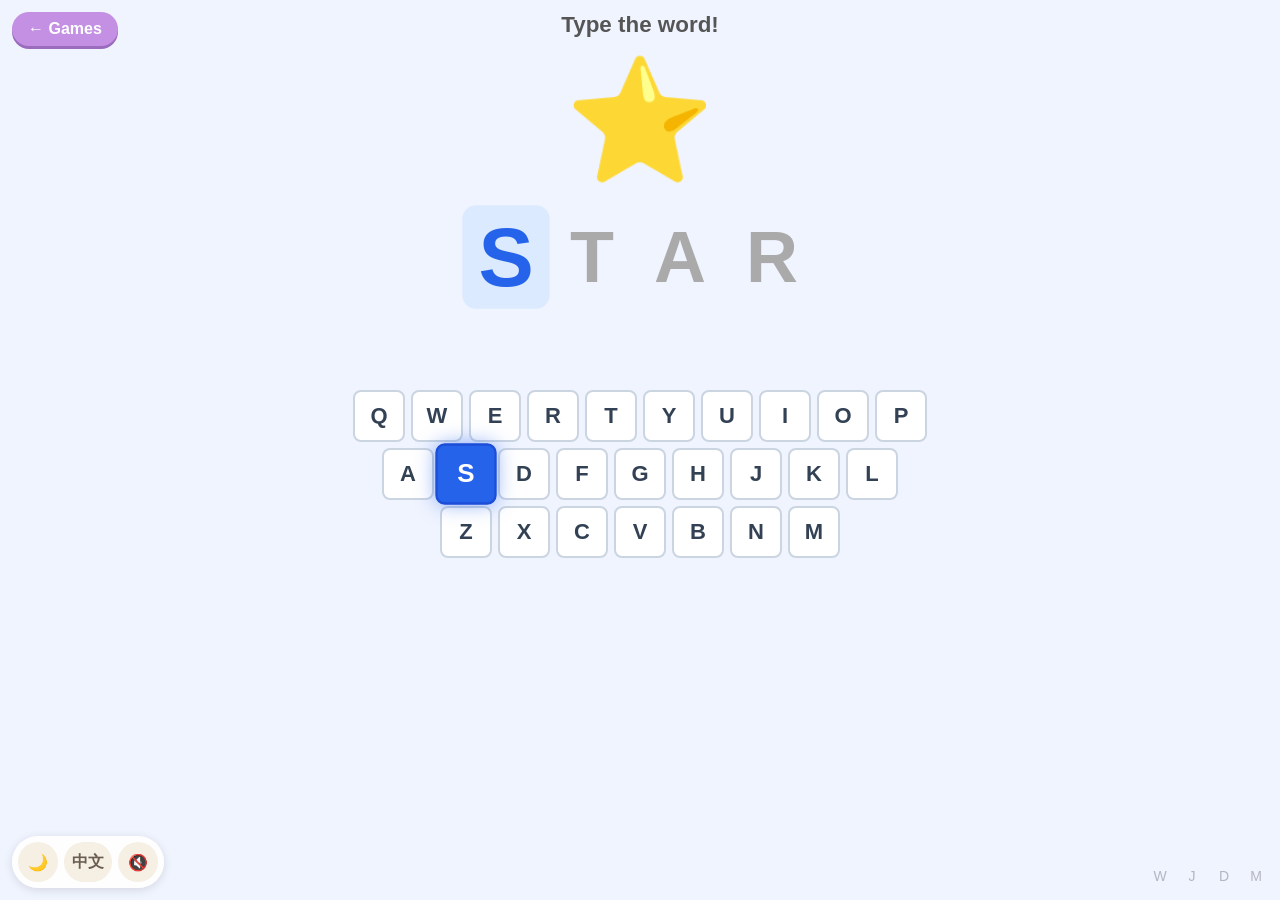
<file: typing-game/index.html>
<!DOCTYPE html>
<html lang="en">
<head>
<meta charset="UTF-8">
<meta name="viewport" content="width=device-width, initial-scale=1.0">
<title>Typing Game</title>
<style>
  * { margin: 0; padding: 0; box-sizing: border-box; }

  body {
    font-family: 'Segoe UI', Arial, sans-serif;
    background: #f0f4ff;
    display: flex;
    flex-direction: column;
    align-items: center;
    min-height: 100vh;
    user-select: none;
  }

  h1 {
    margin-top: 12px;
    font-size: 1.4rem;
    color: #555;
  }

  /* ---------- picture ---------- */
  #picture {
    font-size: 120px;
    margin: 10px 0;
    line-height: 1.2;
  }

  #picture img {
    height: 140px;
    border-radius: 16px;
  }

  /* ---------- word display ---------- */
  #word {
    display: flex;
    gap: 12px;
    margin: 10px 0 18px;
  }

  .letter {
    font-size: 72px;
    font-weight: 700;
    text-transform: uppercase;
    padding: 4px 14px;
    border-radius: 12px;
    transition: all 0.2s;
    color: #aaa;
  }

  .letter.active {
    color: #2563eb;
    background: #dbeafe;
    transform: scale(1.15);
  }

  .letter.done {
    color: #16a34a;
  }

  /* ---------- celebration ---------- */
  #celebration {
    font-size: 48px;
    height: 60px;
    display: flex;
    align-items: center;
    justify-content: center;
  }

  /* ---------- keyboard ---------- */
  #keyboard {
    display: flex;
    flex-direction: column;
    align-items: center;
    gap: 6px;
    margin-top: 10px;
  }

  .kb-row {
    display: flex;
    gap: 6px;
  }

  .key {
    width: 52px;
    height: 52px;
    border-radius: 8px;
    background: #fff;
    border: 2px solid #cbd5e1;
    display: flex;
    align-items: center;
    justify-content: center;
    font-size: 22px;
    font-weight: 600;
    color: #334155;
    transition: all 0.15s;
    cursor: pointer;
    -webkit-tap-highlight-color: transparent;
  }

  .key.highlight {
    background: #2563eb;
    color: #fff;
    border-color: #1d4ed8;
    transform: scale(1.18);
    box-shadow: 0 0 16px rgba(37, 99, 235, 0.5);
  }

  .key.pressed {
    background: #16a34a;
    color: #fff;
    border-color: #15803d;
    transform: scale(0.95);
  }

  /* ---------- countdown ---------- */
  #countdown {
    margin-top: 18px;
    font-size: 24px;
    font-weight: 700;
    color: #64748b;
    height: 40px;
  }

  #secret-btns {
    position: fixed;
    bottom: 10px;
    right: 10px;
    display: flex;
    gap: 4px;
  }

  .secret-btn {
    width: 28px;
    height: 28px;
    background: transparent;
    border: none;
    cursor: pointer;
    opacity: 0.25;
    font-size: 14px;
    line-height: 1;
  }

  .secret-btn:hover { opacity: 0.5; }

  /* ---------- mobile ---------- */
  @media (max-width: 600px) {
    #picture { font-size: 80px; margin: 6px 0; }
    #picture img { height: 100px; }

    .letter { font-size: 44px; padding: 2px 8px; border-radius: 8px; }
    #word { gap: 6px; margin: 6px 0 10px; }

    #celebration { font-size: 32px; height: 44px; }

    .kb-row { gap: 4px; }
    #keyboard { gap: 4px; margin-top: 6px; }
    .key {
      width: calc((100vw - 60px) / 10);
      height: 48px;
      font-size: 18px;
      border-radius: 6px;
    }

    h1 { font-size: 1.1rem; margin-top: 8px; }
    #countdown { font-size: 18px; margin-top: 10px; }
  }

  /* back to the Game Zone launcher */
  .home-btn {
    position: fixed;
    top: 12px; left: 12px;
    z-index: 40;
    font-family: 'Segoe UI', Arial, sans-serif;
    font-weight: 700;
    font-size: 1rem;
    text-decoration: none;
    color: #fff;
    background: #c490e4;
    padding: 8px 16px;
    border-radius: 40px;
    box-shadow: 0 3px 0 #9b6bbd;
  }
  .home-btn:active { transform: translateY(2px); box-shadow: 0 1px 0 #9b6bbd; }

  /* dark mode */
  html[data-theme="dark"] body { background: #161729; }
  html[data-theme="dark"] h1 { color: #c9c0e0; }
  html[data-theme="dark"] .letter { color: #6b6f8f; }
  html[data-theme="dark"] .letter.active { color: #93c5fd; background: #1e3a5f; }
  html[data-theme="dark"] .letter.done { color: #4ade80; }
  html[data-theme="dark"] .key:not(.highlight):not(.pressed) { background: #262842; border-color: #3d4066; color: #ece9f5; }
  html[data-theme="dark"] #countdown { color: #a9a3c4; }
</style>
<script src="../shared/kg.js"></script>
<link rel="stylesheet" href="../shared/kg.css">
</head>
<body>
<a class="home-btn" href="../index.html" data-t="games">← Games</a>


<h1 data-t="title">Type the word!</h1>
<div id="picture"></div>
<div id="word"></div>
<div id="celebration"></div>
<div id="keyboard"></div>
<div id="countdown"></div>
<div id="secret-btns">
  <button class="secret-btn" onclick="forceName('willow')">W</button>
  <button class="secret-btn" onclick="forceName('jordan')">J</button>
  <button class="secret-btn" onclick="forceName('james')">D</button>
  <button class="secret-btn" onclick="forceName('susan')">M</button>
</div>

<script>
const { M, t: T } = KG;
const TXT = {
  ...KG.common,
  title: M('Type the word!', '打出[dǎ chū|type] 这个[zhè ge|this] 单词[dān cí|word]！'),
  next: n => M(`Next word in ${n}...`, `${n} 秒后[miǎo hòu|seconds later] 下一个[xià yí gè|next] 单词[dān cí|word]…`),
  greatJob: M('🎉 Great job! 🎉', '🎉 真[zhēn|really] 棒[bàng|great]！🎉'),
};
KG.fill(TXT);

const WORDS = [
  { word: "cat",    emoji: "\u{1F431}" },
  { word: "dog",    emoji: "\u{1F436}" },
  { word: "sun",    emoji: "\u{2600}\u{FE0F}" },
  { word: "fish",   emoji: "\u{1F41F}" },
  { word: "star",   emoji: "\u{2B50}" },
  { word: "moon",   emoji: "\u{1F319}" },
  { word: "tree",   emoji: "\u{1F333}" },
  { word: "bird",   emoji: "\u{1F426}" },
  { word: "frog",   emoji: "\u{1F438}" },
  { word: "bear",   emoji: "\u{1F43B}" },
  { word: "duck",   emoji: "\u{1F986}" },
  { word: "pig",    emoji: "\u{1F437}" },
  { word: "cow",    emoji: "\u{1F42E}" },
  { word: "bee",    emoji: "\u{1F41D}" },
  { word: "hat",    emoji: "\u{1F3A9}" },
  { word: "bus",    emoji: "\u{1F68C}" },
  { word: "cup",    emoji: "\u{2615}" },
  { word: "ball",   emoji: "\u{26BD}" },
  { word: "cake",   emoji: "\u{1F370}" },
  { word: "apple",  emoji: "\u{1F34E}" },
  { word: "house",  emoji: "\u{1F3E0}" },
  { word: "boat",   emoji: "\u{26F5}" },
  { word: "rain",   emoji: "\u{1F327}\u{FE0F}" },
  { word: "book",   emoji: "\u{1F4D6}" },
  { word: "heart",  emoji: "\u{2764}\u{FE0F}" },
  { word: "willow", image: "Images/Willow.jpeg" },
  { word: "jordan", image: "Images/Jordan.jpeg" },
  { word: "james",  emoji: "\u{1F468}" },
  { word: "susan",  emoji: "\u{1F469}" },
];

const KB_ROWS = [
  ["Q","W","E","R","T","Y","U","I","O","P"],
  ["A","S","D","F","G","H","J","K","L"],
  ["Z","X","C","V","B","N","M"],
];

let currentIndex = 0;  // index into current word
let currentWordObj = null;
let usedIndices = [];

/* ---- speech ---- */
// the words are English, so they're always read in English — and only when talking is switched on
function sayLetter(ch) {
  KG.say(ch.toUpperCase(), { english: true, rate: 1.2 });
}

function sayWord(word) {
  KG.say(word, { english: true, rate: 0.9 });
}

/* ---- keyboard rendering ---- */
const keyEls = {};

function buildKeyboard() {
  const kb = document.getElementById("keyboard");
  kb.innerHTML = "";
  KB_ROWS.forEach(row => {
    const rowDiv = document.createElement("div");
    rowDiv.className = "kb-row";
    row.forEach(k => {
      const key = document.createElement("div");
      key.className = "key";
      key.textContent = k;
      key.id = "key-" + k;
      key.addEventListener("pointerdown", (e) => {
        e.preventDefault();
        handleInput(k.toLowerCase());
      });
      keyEls[k] = key;
      rowDiv.appendChild(key);
    });
    kb.appendChild(rowDiv);
  });
}

function highlightKey(ch) {
  Object.values(keyEls).forEach(el => el.classList.remove("highlight", "pressed"));
  const k = ch.toUpperCase();
  if (keyEls[k]) keyEls[k].classList.add("highlight");
}

function pressKey(ch) {
  const k = ch.toUpperCase();
  if (keyEls[k]) {
    keyEls[k].classList.remove("highlight");
    keyEls[k].classList.add("pressed");
    setTimeout(() => keyEls[k].classList.remove("pressed"), 300);
  }
}

/* ---- word rendering ---- */
function renderWord() {
  const container = document.getElementById("word");
  container.innerHTML = "";
  const letters = currentWordObj.word.split("");
  letters.forEach((ch, i) => {
    const span = document.createElement("span");
    span.className = "letter";
    span.textContent = ch;
    if (i < currentIndex) span.classList.add("done");
    if (i === currentIndex) span.classList.add("active");
    container.appendChild(span);
  });

  const picEl = document.getElementById("picture");
  if (currentWordObj.image) {
    picEl.innerHTML = '<img src="' + currentWordObj.image + '" alt="' + currentWordObj.word + '">';
  } else {
    picEl.textContent = currentWordObj.emoji;
  }

  if (currentIndex < letters.length) {
    highlightKey(letters[currentIndex]);
  }
}

/* ---- pick a word ---- */
function pickWord() {
  if (usedIndices.length >= WORDS.length) usedIndices = [];
  let idx;
  do { idx = Math.floor(Math.random() * WORDS.length); }
  while (usedIndices.includes(idx));
  usedIndices.push(idx);
  return WORDS[idx];
}

/* ---- auto advance ---- */
let advanceTimer = null;
let countdownInterval = null;

function autoAdvance(seconds) {
  const el = document.getElementById("countdown");
  let remaining = seconds;
  el.innerHTML = T(TXT.next(remaining));
  countdownInterval = setInterval(() => {
    remaining--;
    if (remaining > 0) {
      el.innerHTML = T(TXT.next(remaining));
    } else {
      clearInterval(countdownInterval);
      el.textContent = "";
    }
  }, 1000);
  advanceTimer = setTimeout(() => nextWord(), seconds * 1000);
}

function clearAutoAdvance() {
  clearTimeout(advanceTimer);
  clearInterval(countdownInterval);
  document.getElementById("countdown").textContent = "";
}

/* ---- force name ---- */
let forceQueue = [];

function forceName(name) {
  clearAutoAdvance();
  const idx = WORDS.findIndex(w => w.word === name);
  if (idx === -1) return;
  forceQueue = [];
  document.getElementById("celebration").textContent = "";
  currentWordObj = WORDS[idx];
  currentIndex = 0;
  renderWord();
}

/* ---- start / next ---- */
function nextWord() {
  clearAutoAdvance();
  document.getElementById("celebration").textContent = "";
  if (forceQueue.length > 0) {
    currentWordObj = WORDS[forceQueue.shift()];
  } else {
    currentWordObj = pickWord();
  }
  currentIndex = 0;
  renderWord();
}

/* ---- input handling ---- */
function handleInput(typed) {
  if (!currentWordObj) return;
  const word = currentWordObj.word;
  if (currentIndex >= word.length) return;

  const expected = word[currentIndex].toLowerCase();
  if (typed !== expected) return;

  pressKey(typed);
  sayLetter(typed);
  currentIndex++;
  renderWord();

  if (currentIndex >= word.length) {
    Object.values(keyEls).forEach(el => el.classList.remove("highlight"));
    setTimeout(() => {
      document.getElementById("celebration").innerHTML = T(TXT.greatJob);
      sayWord(word);
      autoAdvance(3);
    }, 250);
  }
}

document.addEventListener("keydown", (e) => {
  const typed = e.key.toLowerCase();
  if (typed.length !== 1 || typed < 'a' || typed > 'z') return;
  handleInput(typed);
});

/* ---- init ---- */
buildKeyboard();
nextWord();
</script>
</body>
</html>
</file>
<file: shared/kg.css>
/* Shared styles: settings buttons, Chinese pinyin + hover English, and dark mode for the common game parts.
   Loaded after each page's own <style> so these overrides win. */

/* ---------- settings buttons (bottom-left on every page) ---------- */
.kg-settings {
  position: fixed;
  left: 12px; bottom: 12px;
  z-index: 60;
  display: flex;
  gap: 6px;
  padding: 6px;
  border-radius: 40px;
  background: rgba(255, 255, 255, .9);
  box-shadow: 0 2px 10px rgba(0, 0, 0, .12);
}
.kg-settings button {
  min-width: 40px; height: 40px;
  padding: 0 8px;
  border: none;
  border-radius: 20px;
  background: #f5efe4;
  font: 700 1rem 'Quicksand', 'Segoe UI', 'Microsoft YaHei', sans-serif;
  color: #6b5d50;
  cursor: pointer;
}
.kg-settings button:active { transform: scale(.92); }
body { padding-bottom: 72px; }

/* ---------- Chinese text ---------- */
ruby.zh-w { ruby-position: over; ruby-align: center; }
ruby.zh-w rt {
  font-family: 'Quicksand', 'Segoe UI', sans-serif;
  font-weight: 700;
  font-size: max(.48em, 10px);
  letter-spacing: 0;
  text-shadow: none;
  opacity: .8;
}
html[data-lang="zh"] .zh-w { cursor: help; }
html[data-lang="zh"] button .zh-w, html[data-lang="zh"] a .zh-w { cursor: inherit; }
html[data-lang="zh"] .zh-w:hover { text-decoration: underline dotted; text-underline-offset: 4px; }

.kg-tip {
  position: fixed;
  z-index: 100;
  max-width: min(360px, calc(100vw - 16px));
  padding: 8px 12px;
  border-radius: 12px;
  background: #3a3a3a;
  color: #fff;
  font: 500 .95rem/1.35 'Quicksand', 'Segoe UI', sans-serif;
  box-shadow: 0 4px 16px rgba(0, 0, 0, .25);
  pointer-events: none;
  opacity: 0;
  transition: opacity .12s ease;
}
.kg-tip.show { opacity: 1; }
.kg-tip-word { font-size: 1.05rem; margin-bottom: 2px; }
.kg-tip-word b { color: #ffd93d; }
.kg-tip-sent { opacity: .85; font-style: italic; }

/* ---------- dark mode ---------- */
html[data-theme="dark"] {
  --ink: #ece9f5;
  --ocean: #2a4f75;
  --ocean-deep: #1a3554;
  color-scheme: dark;
}
html[data-theme="dark"] body { background: #161729; color: #ece9f5; }

html[data-theme="dark"] .kg-settings { background: rgba(38, 40, 66, .92); }
html[data-theme="dark"] .kg-settings button { background: #34365a; color: #ece9f5; }
html[data-theme="dark"] .kg-tip { background: #ece9f5; color: #1c1d33; }
html[data-theme="dark"] .kg-tip-word b { color: #c2410c; }

/* buttons, cards and panels */
html[data-theme="dark"] .mode-btn:not(.active),
html[data-theme="dark"] .level-btn:not(.active) { background: #262842; color: #a9a3c4; box-shadow: 0 3px 0 #0d0e1c; }
html[data-theme="dark"] .num-btn:not(.right):not(.wrong) { background: #262842; color: #ece9f5; box-shadow: 0 5px 0 #0d0e1c; }
html[data-theme="dark"] .panel,
html[data-theme="dark"] .stage,
html[data-theme="dark"] .win-card { background: #262842; box-shadow: 0 4px 0 #0d0e1c, 0 8px 24px rgba(0,0,0,.3); }
html[data-theme="dark"] .games .card,
html[data-theme="dark"] .sum .card { background: #262842; }
html[data-theme="dark"] .card.ans.solved { background: #1f3a24; }
html[data-theme="dark"] .card-title { color: #ece9f5; }
html[data-theme="dark"] .card-desc { color: #a9a3c4; }
html[data-theme="dark"] .overlay { background: rgba(22, 23, 41, .85); }
html[data-theme="dark"] .fact { color: #b9b0d0; }
html[data-theme="dark"] .bubble { background: #34365a; color: #ece9f5; }
html[data-theme="dark"] .bubble::after { border-top-color: #34365a; }
html[data-theme="dark"] .tab:not(.active) { background: #34365a; color: #c9c0e0; }
html[data-theme="dark"] .item { background: #2f3150; color: #c9c0e0; }
html[data-theme="dark"] .item.selected { background: #45284a; color: #ff8fb8; }
html[data-theme="dark"] .swatch { border-color: #262842; box-shadow: 0 0 0 2px #45476e; }
html[data-theme="dark"] .swatch.selected { box-shadow: 0 0 0 4px #ff6b9d; }
html[data-theme="dark"] .map-wrap { box-shadow: 0 4px 0 #1a3554, 0 8px 24px rgba(0,0,0,.3); }
html[data-theme="dark"] .field { filter: brightness(.85); }
/* the coloured prompt words were picked for a light page */
html[data-theme="dark"] .target-word { filter: brightness(1.4); }
</file>
